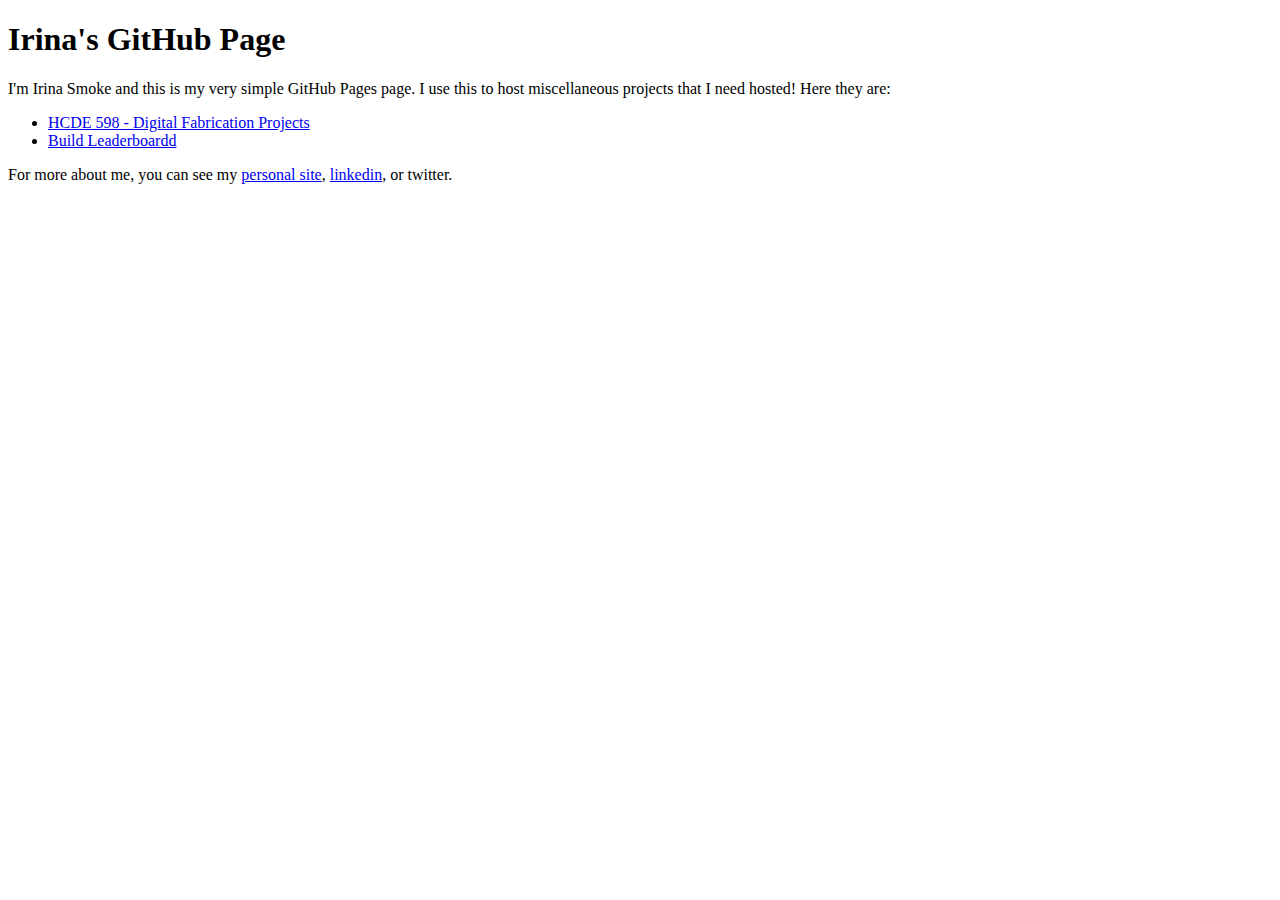
<file: index.html>
<!DOCTYPE html>
<head></head>
<body>
<h1> Irina's GitHub Page</h1>
<p>I'm Irina Smoke and this is my very simple GitHub Pages page. I use this to host miscellaneous projects that I need hosted! Here they are:</p>
<ul> 
    <li><a href="irinasmoke.github.io/hcde598">HCDE 598 - Digital Fabrication Projects</a></li>
    <li><a href="irinasmoke.github.io/build2019-leaderboard">Build Leaderboardd</a></li>
</ul>



<p>For more about me, you can see my <a href="www.irinasmoke.com">personal site</a>, <a href="https://www.linkedin.com/in/irinasmoke/">linkedin</a>, or <a href="https://twitter.com/irina_smoke"></a>twitter.</p>
</body>
</html>
</file>
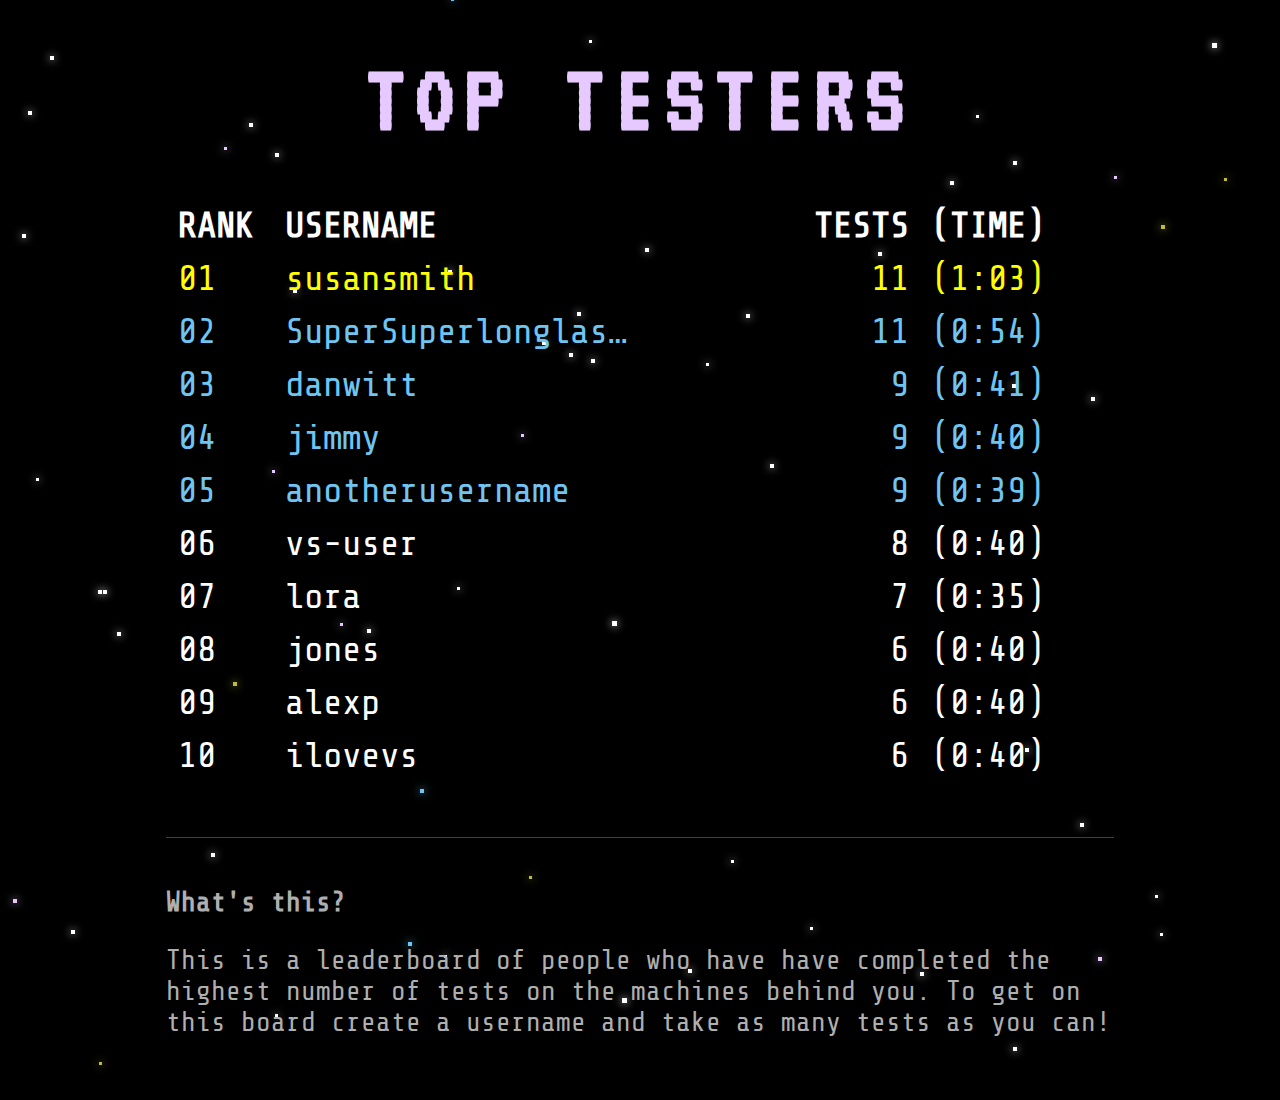
<file: build2019-leaderboard/index.html>
<!DOCTYPE html>
<html lang="en" >

<head>
  <meta charset="UTF-8">
  <title>Top Testers</title>
  <link href="css/style.css" media="screen" rel="stylesheet" type="text/css" />
</head>

<body>

  <div id="board">
  <h1>Top Testers</h1> 
  <table class="users">
  <thead>
    <tr>
      <th class="col-1">Rank</th>
      <th class="col-2">Username</th>
      <th class="col-3">Tests</th>
      <th class="col-4">(Time)</th>
    </tr>
  </thead>
  <tbody>
    <tr>
      <td>01</td>
      <td>susansmith</td>
      <td>11</td>
      <td>(1:03)</td>
    </tr>
    <tr>
      <td>02</td>
      <td>SuperSuperlonglastnamesmith</td>
      <td>11</td>
      <td>(0:54)</td>
    </tr>
    <tr>
      <td>03</td>
      <td>danwitt</td>
      <td>9</td>
      <td>(0:41)</td>
    </tr>
    <tr>
      <td>04</td>
      <td>jimmy</td>
      <td>9</td>
      <td>(0:40)</td>
    </tr>
    <tr>
      <td>05</td>
      <td>anotherusername</td>
      <td>9</td>
      <td>(0:39)</td>
    </tr>
    <tr>
      <td>06</td>
      <td>vs-user</td>
      <td>8</td>
      <td>(0:40)</td>
    </tr>
  </tr>
  <tr>
    <td>07</td>
    <td>lora</td>
    <td>7</td>
    <td>(0:35)</td>
  </tr>
  <tr>
    <td>08</td>
    <td>jones</td>
    <td>6</td>
    <td>(0:40)</td>
  </tr>
  <tr>
    <td>09</td>
    <td>alexp</td>
    <td>6</td>
    <td>(0:40)</td>
  </tr>
  <tr>
      <td>10</td>
      <td>ilovevs</td>
      <td>6</td>
      <td>(0:40)</td>
    </tr>
  </tbody>
</table>
</div>
<div id="about">
  <h2>What's this?</h2>
  <p>This is a leaderboard of people who have have completed the highest number of tests on the machines behind you. To get on this board create a username and take as many tests as you can!</p>
</div>



<div id=star-field>
</div>
  
  

    <script  src="js/index.js"></script>




</body>

</html>
</file>
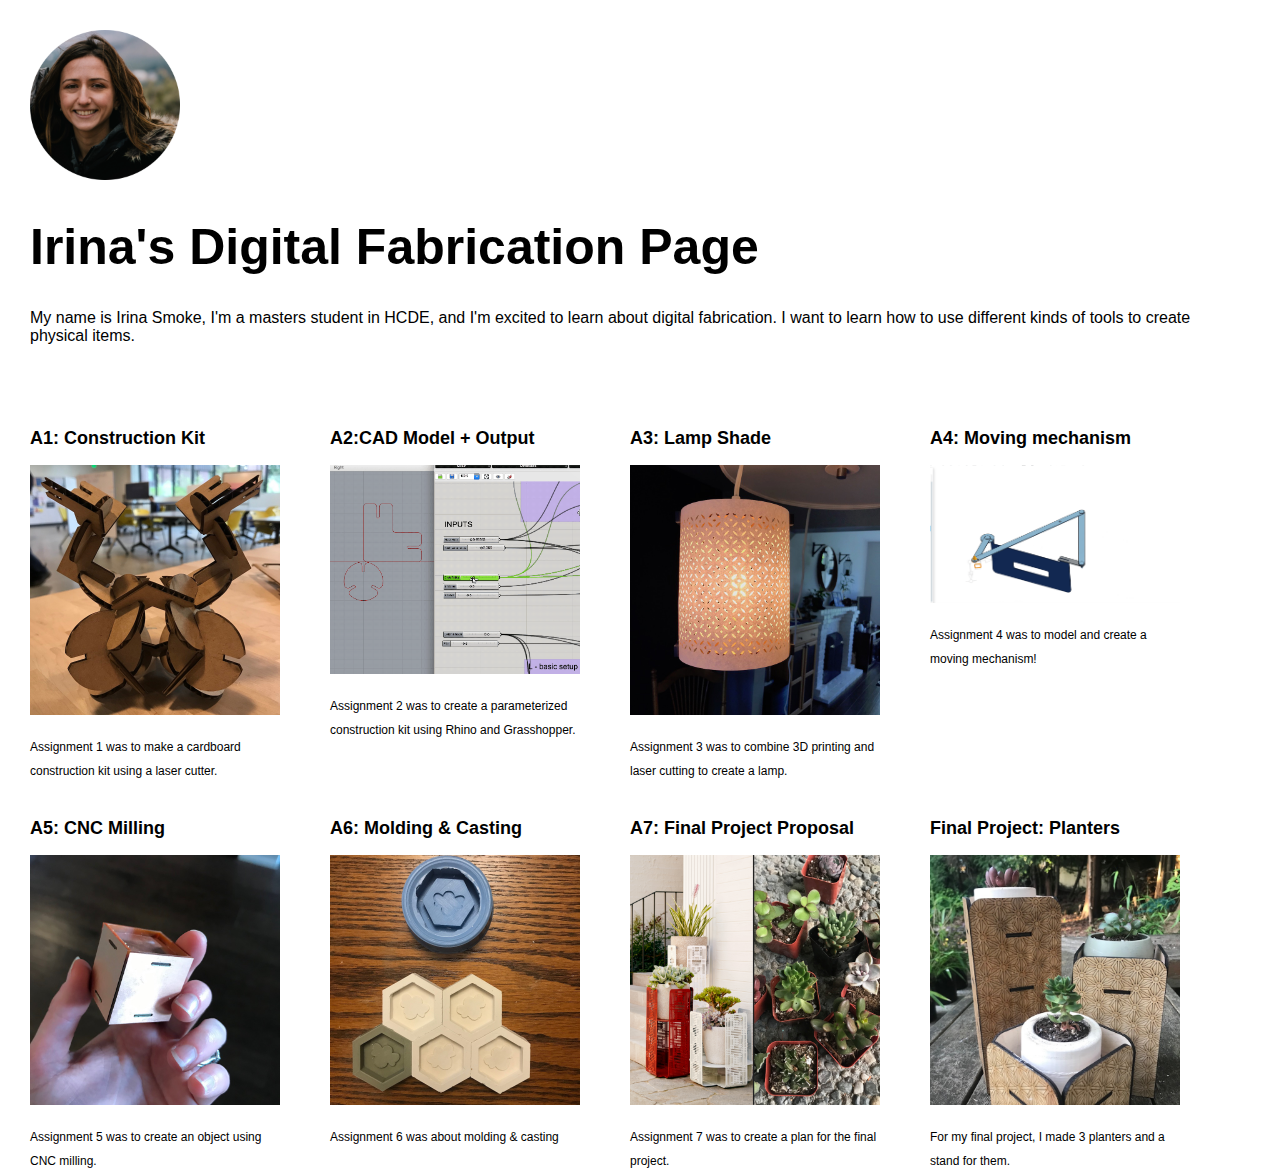
<file: hcde598/index.html>
<!DOCTYPE html> 
<html> 
    <head> 
        <meta charset="utf-8"> 
        <meta name="viewport" content="width=device-width, maximum-scale=1.0" />

        <title>Irina's Digital Fabrication Page</title>
        <link href="style.css" media="screen" rel="stylesheet" type="text/css" />

    </head> 
    <body> 

        <div class="header">
        	<img src="images/Profile picture.png" width=150</a>
            <h1>Irina's Digital Fabrication Page</h1>
            <p>
            
            </p>
            <p>
           My name is Irina Smoke, I'm a masters student in HCDE, and I'm excited to learn about digital fabrication. I want to learn how to use different kinds of tools to create physical items.
            </p>
        </div>
        <div class="assignments">
            <div class="assignment">
              <a href="assignment1.html"><h2>A1: Construction Kit</h2>
                  <img src="images/assignment1/IMG_14 - final.jpg" width=250 height=250></a>
                <p>
		Assignment 1 was to make a cardboard construction kit using a laser cutter.
                </p>
            </div>

            <div class="assignment">
              <a href="assignment2.html"><h2>A2:CAD Model + Output</h2>
                  <img src="images/assignment2/grasshopper-adjust sizes.gif" width=250></a>
                <p>
		Assignment 2 was to create a parameterized construction kit using Rhino and Grasshopper. 
                </p>
            </div>
            <div class="assignment">
                <a href="assignment3.html"><h2>A3: Lamp Shade </h2>
                    <img src="images/assignment3/lamp-final.jpg" width=250 alt="Lamp shade">
                  <p>
          Assignment 3 was to combine 3D printing and laser cutting to create a lamp.
                  </p>
        </div>

        <div class="assignment">
            <a href="assignment4.html"><h2>A4: Moving mechanism </h2>
             <img src="images/assignment4/final design.gif" width=250 alt="OnShape mechanism">
             <p>
            Assignment 4 was to model and create a moving mechanism!
            </p>
        </div>

        <div class="assignment">
                    <a href="assignment5.html"><h2>A5: CNC Milling </h2>
                     <img src="images/assignment5/final box in hand.jpg" width=250 alt="OnShape mechanism">
                     <p>
                    Assignment 5 was to create an object using CNC milling.
                    </p>
        </div>

        <div class="assignment">
                <a href="assignment6.html"><h2>A6: Molding & Casting </h2>
                 <img src="images/assignment6/final.jpg" width=250 >
                 <p>
                Assignment 6 was about molding & casting
                </p>
        </div>

        <div class="assignment">
            <a href="assignment7.html"><h2>A7: Final Project Proposal </h2>
             <img src="images/assignment7/proposal.png" width=250 >
             <p>
            Assignment 7 was to create a plan for the final project.
            </p>
        </div>

    <div class="assignment">
        <a href="assignment8.html"><h2>Final Project: Planters</h2>
         <img src="images/assignment8/final1.jpg" width=250 >
         <p>
        For my final project, I made 3 planters and a stand for them. 
        </p>
    </div>



	</div>
    </body>
</html>
</file>
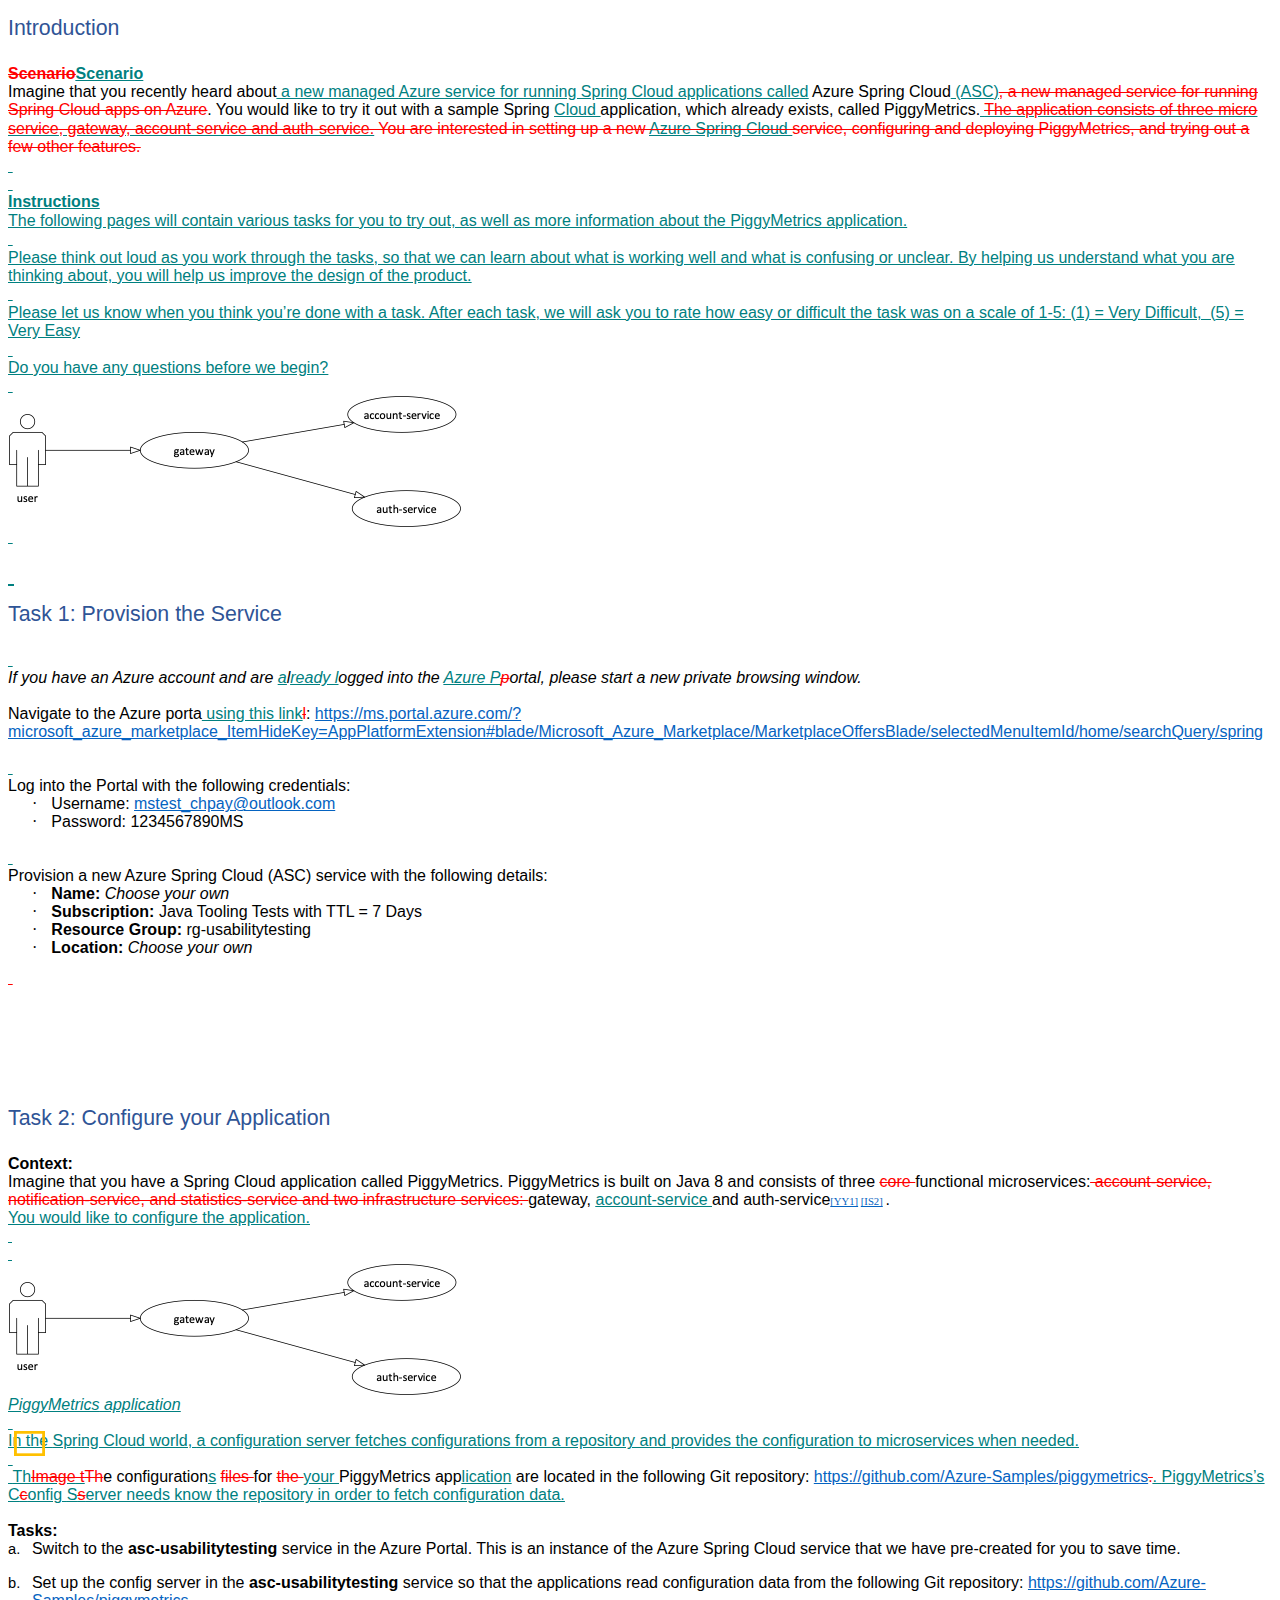
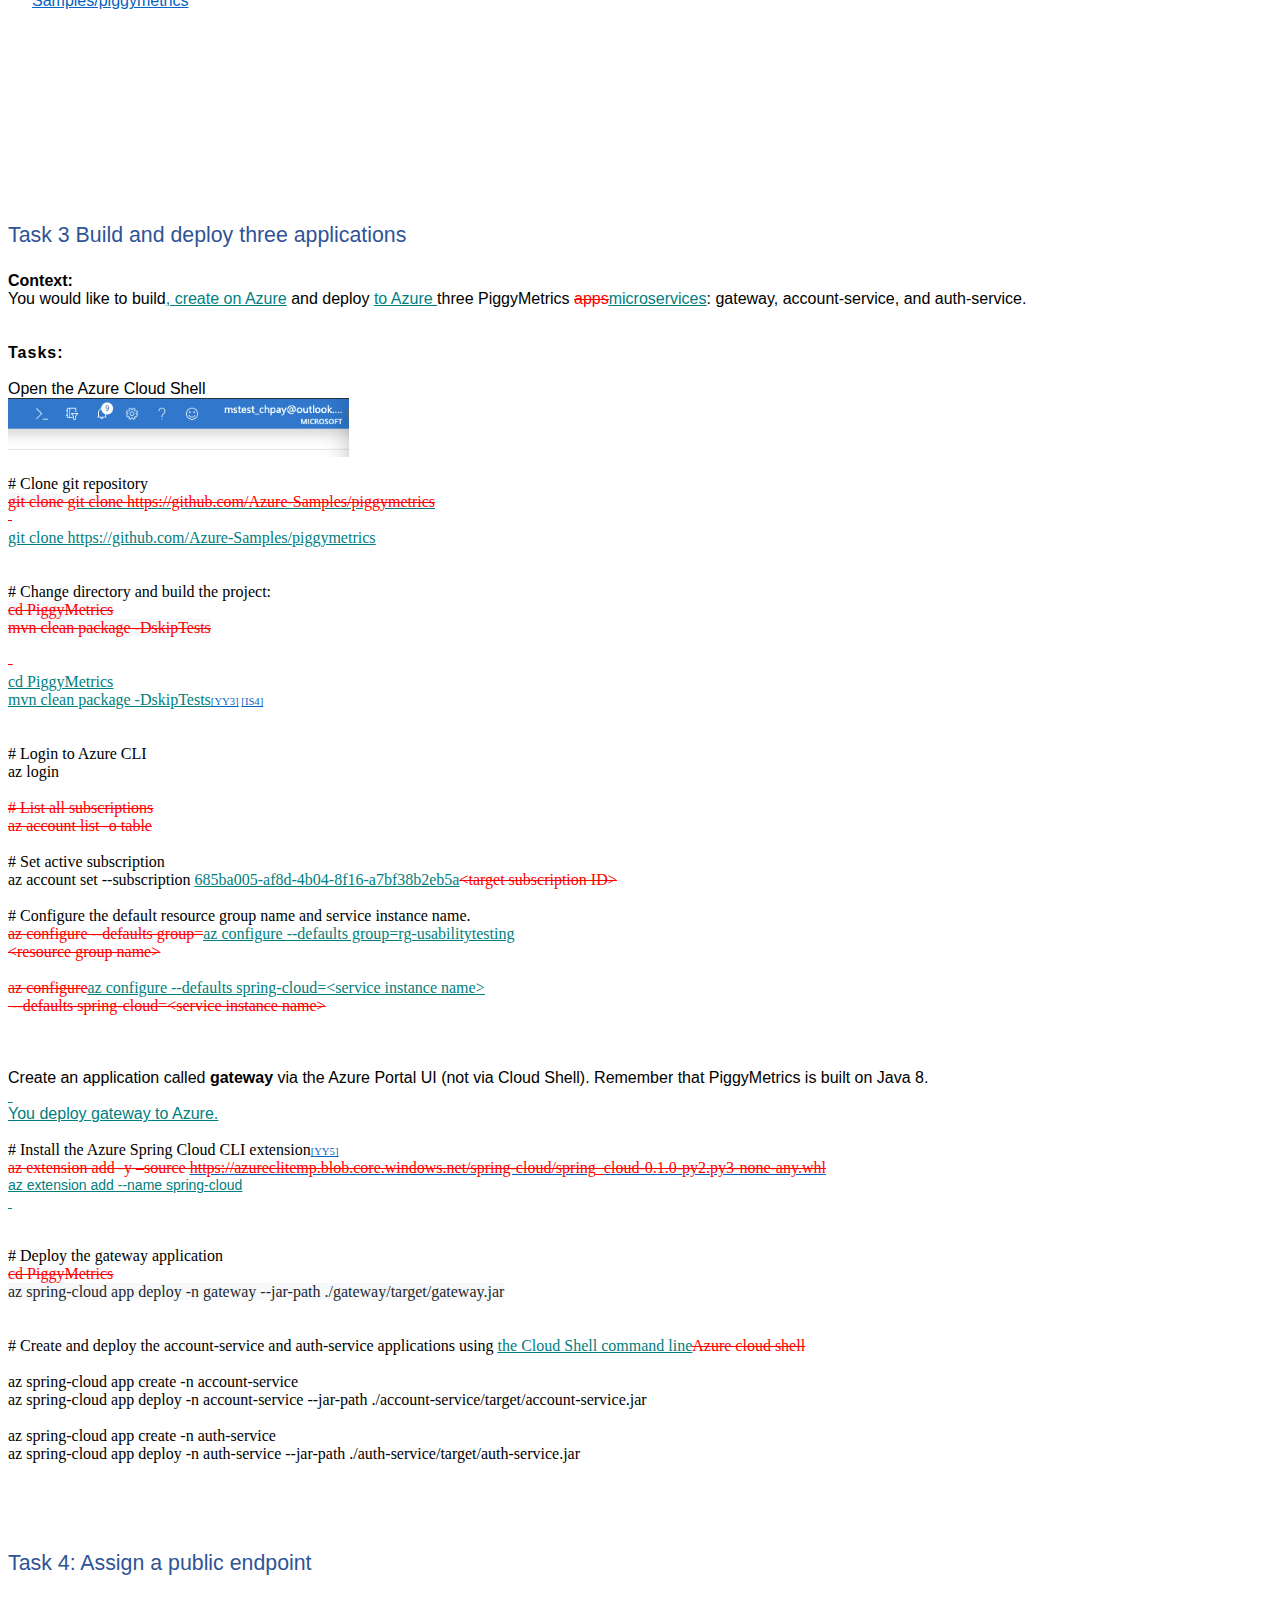
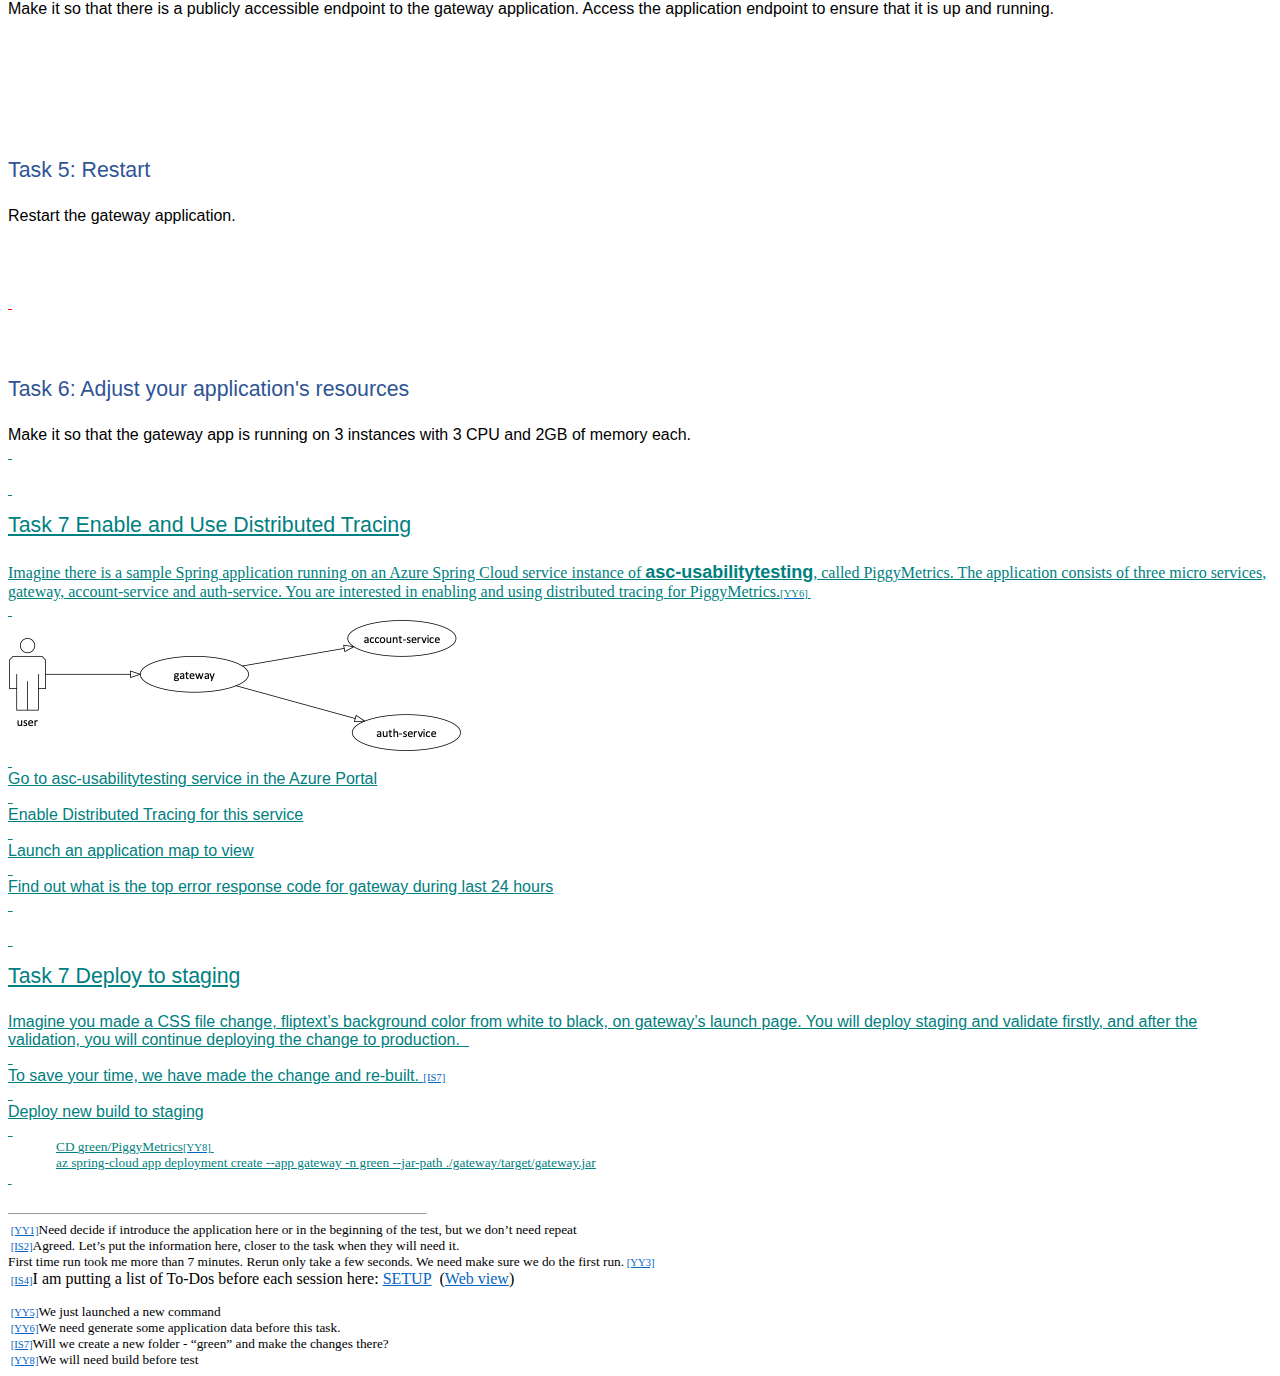
<file: ASC/ASC Usability Tasks.html>
<html xmlns:v="urn:schemas-microsoft-com:vml"
xmlns:o="urn:schemas-microsoft-com:office:office"
xmlns:w="urn:schemas-microsoft-com:office:word"
xmlns:dt="uuid:C2F41010-65B3-11d1-A29F-00AA00C14882"
xmlns:m="http://schemas.microsoft.com/office/2004/12/omml"
xmlns="http://www.w3.org/TR/REC-html40">

<head>
<meta http-equiv=Content-Type content="text/html; charset=utf-8">
<meta name=ProgId content=Word.Document>
<meta name=Generator content="Microsoft Word 15">
<meta name=Originator content="Microsoft Word 15">
<link rel=File-List href="ASC%20Usability%20Tasks.fld/filelist.xml">
<link rel=Edit-Time-Data href="ASC%20Usability%20Tasks.fld/editdata.mso">
<link rel=OLE-Object-Data href="ASC%20Usability%20Tasks.fld/oledata.mso">
<!--[if !mso]>
<style>
v\:* {behavior:url(#default#VML);}
o\:* {behavior:url(#default#VML);}
w\:* {behavior:url(#default#VML);}
.shape {behavior:url(#default#VML);}
</style>
<![endif]--><!--[if gte mso 9]><xml>
 <o:DocumentProperties>
  <o:Author>Irina Smoke</o:Author>
  <o:LastAuthor>Irina Smoke</o:LastAuthor>
  <o:Revision>2</o:Revision>
  <o:TotalTime>0</o:TotalTime>
  <o:LastPrinted>2019-10-30T01:05:00Z</o:LastPrinted>
  <o:Created>2019-11-01T21:11:00Z</o:Created>
  <o:LastSaved>2019-11-01T21:11:00Z</o:LastSaved>
  <o:Pages>11</o:Pages>
  <o:Words>1047</o:Words>
  <o:Characters>5973</o:Characters>
  <o:Lines>49</o:Lines>
  <o:Paragraphs>14</o:Paragraphs>
  <o:CharactersWithSpaces>7006</o:CharactersWithSpaces>
  <o:Version>16.00</o:Version>
 </o:DocumentProperties>
 <o:CustomDocumentProperties>
  <o:ContentTypeId dt:dt="string">0x0101009B51170974A38E4E9E51BB731ADC202D</o:ContentTypeId>
 </o:CustomDocumentProperties>
 <o:OfficeDocumentSettings>
  <o:AllowPNG/>
 </o:OfficeDocumentSettings>
</xml><![endif]-->
<link rel=dataStoreItem href="ASC%20Usability%20Tasks.fld/item0001.xml"
target="ASC%20Usability%20Tasks.fld/props002.xml">
<link rel=dataStoreItem href="ASC%20Usability%20Tasks.fld/item0003.xml"
target="ASC%20Usability%20Tasks.fld/props004.xml">
<link rel=dataStoreItem href="ASC%20Usability%20Tasks.fld/item0005.xml"
target="ASC%20Usability%20Tasks.fld/props006.xml">
<link rel=dataStoreItem href="ASC%20Usability%20Tasks.fld/item0007.xml"
target="ASC%20Usability%20Tasks.fld/props008.xml">
<link rel=themeData href="ASC%20Usability%20Tasks.fld/themedata.thmx">
<link rel=colorSchemeMapping
href="ASC%20Usability%20Tasks.fld/colorschememapping.xml">
<!--[if gte mso 9]><xml>
 <w:WordDocument>
  <w:SpellingState>Clean</w:SpellingState>
  <w:GrammarState>Clean</w:GrammarState>
  <w:TrackRevisions/>
  <w:TrackMoves>false</w:TrackMoves>
  <w:TrackFormatting/>
  <w:PunctuationKerning/>
  <w:ValidateAgainstSchemas/>
  <w:SaveIfXMLInvalid>false</w:SaveIfXMLInvalid>
  <w:IgnoreMixedContent>false</w:IgnoreMixedContent>
  <w:AlwaysShowPlaceholderText>false</w:AlwaysShowPlaceholderText>
  <w:DoNotPromoteQF/>
  <w:LidThemeOther>EN-US</w:LidThemeOther>
  <w:LidThemeAsian>ZH-CN</w:LidThemeAsian>
  <w:LidThemeComplexScript>AR-SA</w:LidThemeComplexScript>
  <w:Compatibility>
   <w:BreakWrappedTables/>
   <w:SnapToGridInCell/>
   <w:WrapTextWithPunct/>
   <w:UseAsianBreakRules/>
   <w:DontGrowAutofit/>
   <w:SplitPgBreakAndParaMark/>
   <w:EnableOpenTypeKerning/>
   <w:DontFlipMirrorIndents/>
   <w:OverrideTableStyleHps/>
   <w:UseFELayout/>
  </w:Compatibility>
  <m:mathPr>
   <m:mathFont m:val="Cambria Math"/>
   <m:brkBin m:val="before"/>
   <m:brkBinSub m:val="&#45;-"/>
   <m:smallFrac m:val="off"/>
   <m:dispDef/>
   <m:lMargin m:val="0"/>
   <m:rMargin m:val="0"/>
   <m:defJc m:val="centerGroup"/>
   <m:wrapIndent m:val="1440"/>
   <m:intLim m:val="subSup"/>
   <m:naryLim m:val="undOvr"/>
  </m:mathPr></w:WordDocument>
</xml><![endif]--><!--[if gte mso 9]><xml>
 <w:LatentStyles DefLockedState="false" DefUnhideWhenUsed="false"
  DefSemiHidden="false" DefQFormat="false" DefPriority="99"
  LatentStyleCount="376">
  <w:LsdException Locked="false" Priority="0" QFormat="true" Name="Normal"/>
  <w:LsdException Locked="false" Priority="9" QFormat="true" Name="heading 1"/>
  <w:LsdException Locked="false" Priority="9" SemiHidden="true"
   UnhideWhenUsed="true" QFormat="true" Name="heading 2"/>
  <w:LsdException Locked="false" Priority="9" SemiHidden="true"
   UnhideWhenUsed="true" QFormat="true" Name="heading 3"/>
  <w:LsdException Locked="false" Priority="9" SemiHidden="true"
   UnhideWhenUsed="true" QFormat="true" Name="heading 4"/>
  <w:LsdException Locked="false" Priority="9" SemiHidden="true"
   UnhideWhenUsed="true" QFormat="true" Name="heading 5"/>
  <w:LsdException Locked="false" Priority="9" SemiHidden="true"
   UnhideWhenUsed="true" QFormat="true" Name="heading 6"/>
  <w:LsdException Locked="false" Priority="9" SemiHidden="true"
   UnhideWhenUsed="true" QFormat="true" Name="heading 7"/>
  <w:LsdException Locked="false" Priority="9" SemiHidden="true"
   UnhideWhenUsed="true" QFormat="true" Name="heading 8"/>
  <w:LsdException Locked="false" Priority="9" SemiHidden="true"
   UnhideWhenUsed="true" QFormat="true" Name="heading 9"/>
  <w:LsdException Locked="false" SemiHidden="true" UnhideWhenUsed="true"
   Name="index 1"/>
  <w:LsdException Locked="false" SemiHidden="true" UnhideWhenUsed="true"
   Name="index 2"/>
  <w:LsdException Locked="false" SemiHidden="true" UnhideWhenUsed="true"
   Name="index 3"/>
  <w:LsdException Locked="false" SemiHidden="true" UnhideWhenUsed="true"
   Name="index 4"/>
  <w:LsdException Locked="false" SemiHidden="true" UnhideWhenUsed="true"
   Name="index 5"/>
  <w:LsdException Locked="false" SemiHidden="true" UnhideWhenUsed="true"
   Name="index 6"/>
  <w:LsdException Locked="false" SemiHidden="true" UnhideWhenUsed="true"
   Name="index 7"/>
  <w:LsdException Locked="false" SemiHidden="true" UnhideWhenUsed="true"
   Name="index 8"/>
  <w:LsdException Locked="false" SemiHidden="true" UnhideWhenUsed="true"
   Name="index 9"/>
  <w:LsdException Locked="false" Priority="39" SemiHidden="true"
   UnhideWhenUsed="true" Name="toc 1"/>
  <w:LsdException Locked="false" Priority="39" SemiHidden="true"
   UnhideWhenUsed="true" Name="toc 2"/>
  <w:LsdException Locked="false" Priority="39" SemiHidden="true"
   UnhideWhenUsed="true" Name="toc 3"/>
  <w:LsdException Locked="false" Priority="39" SemiHidden="true"
   UnhideWhenUsed="true" Name="toc 4"/>
  <w:LsdException Locked="false" Priority="39" SemiHidden="true"
   UnhideWhenUsed="true" Name="toc 5"/>
  <w:LsdException Locked="false" Priority="39" SemiHidden="true"
   UnhideWhenUsed="true" Name="toc 6"/>
  <w:LsdException Locked="false" Priority="39" SemiHidden="true"
   UnhideWhenUsed="true" Name="toc 7"/>
  <w:LsdException Locked="false" Priority="39" SemiHidden="true"
   UnhideWhenUsed="true" Name="toc 8"/>
  <w:LsdException Locked="false" Priority="39" SemiHidden="true"
   UnhideWhenUsed="true" Name="toc 9"/>
  <w:LsdException Locked="false" SemiHidden="true" UnhideWhenUsed="true"
   Name="Normal Indent"/>
  <w:LsdException Locked="false" SemiHidden="true" UnhideWhenUsed="true"
   Name="footnote text"/>
  <w:LsdException Locked="false" SemiHidden="true" UnhideWhenUsed="true"
   Name="annotation text"/>
  <w:LsdException Locked="false" SemiHidden="true" UnhideWhenUsed="true"
   Name="header"/>
  <w:LsdException Locked="false" SemiHidden="true" UnhideWhenUsed="true"
   Name="footer"/>
  <w:LsdException Locked="false" SemiHidden="true" UnhideWhenUsed="true"
   Name="index heading"/>
  <w:LsdException Locked="false" Priority="35" SemiHidden="true"
   UnhideWhenUsed="true" QFormat="true" Name="caption"/>
  <w:LsdException Locked="false" SemiHidden="true" UnhideWhenUsed="true"
   Name="table of figures"/>
  <w:LsdException Locked="false" SemiHidden="true" UnhideWhenUsed="true"
   Name="envelope address"/>
  <w:LsdException Locked="false" SemiHidden="true" UnhideWhenUsed="true"
   Name="envelope return"/>
  <w:LsdException Locked="false" SemiHidden="true" UnhideWhenUsed="true"
   Name="footnote reference"/>
  <w:LsdException Locked="false" SemiHidden="true" UnhideWhenUsed="true"
   Name="annotation reference"/>
  <w:LsdException Locked="false" SemiHidden="true" UnhideWhenUsed="true"
   Name="line number"/>
  <w:LsdException Locked="false" SemiHidden="true" UnhideWhenUsed="true"
   Name="page number"/>
  <w:LsdException Locked="false" SemiHidden="true" UnhideWhenUsed="true"
   Name="endnote reference"/>
  <w:LsdException Locked="false" SemiHidden="true" UnhideWhenUsed="true"
   Name="endnote text"/>
  <w:LsdException Locked="false" SemiHidden="true" UnhideWhenUsed="true"
   Name="table of authorities"/>
  <w:LsdException Locked="false" SemiHidden="true" UnhideWhenUsed="true"
   Name="macro"/>
  <w:LsdException Locked="false" SemiHidden="true" UnhideWhenUsed="true"
   Name="toa heading"/>
  <w:LsdException Locked="false" SemiHidden="true" UnhideWhenUsed="true"
   Name="List"/>
  <w:LsdException Locked="false" SemiHidden="true" UnhideWhenUsed="true"
   Name="List Bullet"/>
  <w:LsdException Locked="false" SemiHidden="true" UnhideWhenUsed="true"
   Name="List Number"/>
  <w:LsdException Locked="false" SemiHidden="true" UnhideWhenUsed="true"
   Name="List 2"/>
  <w:LsdException Locked="false" SemiHidden="true" UnhideWhenUsed="true"
   Name="List 3"/>
  <w:LsdException Locked="false" SemiHidden="true" UnhideWhenUsed="true"
   Name="List 4"/>
  <w:LsdException Locked="false" SemiHidden="true" UnhideWhenUsed="true"
   Name="List 5"/>
  <w:LsdException Locked="false" SemiHidden="true" UnhideWhenUsed="true"
   Name="List Bullet 2"/>
  <w:LsdException Locked="false" SemiHidden="true" UnhideWhenUsed="true"
   Name="List Bullet 3"/>
  <w:LsdException Locked="false" SemiHidden="true" UnhideWhenUsed="true"
   Name="List Bullet 4"/>
  <w:LsdException Locked="false" SemiHidden="true" UnhideWhenUsed="true"
   Name="List Bullet 5"/>
  <w:LsdException Locked="false" SemiHidden="true" UnhideWhenUsed="true"
   Name="List Number 2"/>
  <w:LsdException Locked="false" SemiHidden="true" UnhideWhenUsed="true"
   Name="List Number 3"/>
  <w:LsdException Locked="false" SemiHidden="true" UnhideWhenUsed="true"
   Name="List Number 4"/>
  <w:LsdException Locked="false" SemiHidden="true" UnhideWhenUsed="true"
   Name="List Number 5"/>
  <w:LsdException Locked="false" Priority="10" QFormat="true" Name="Title"/>
  <w:LsdException Locked="false" SemiHidden="true" UnhideWhenUsed="true"
   Name="Closing"/>
  <w:LsdException Locked="false" SemiHidden="true" UnhideWhenUsed="true"
   Name="Signature"/>
  <w:LsdException Locked="false" Priority="1" SemiHidden="true"
   UnhideWhenUsed="true" Name="Default Paragraph Font"/>
  <w:LsdException Locked="false" SemiHidden="true" UnhideWhenUsed="true"
   Name="Body Text"/>
  <w:LsdException Locked="false" SemiHidden="true" UnhideWhenUsed="true"
   Name="Body Text Indent"/>
  <w:LsdException Locked="false" SemiHidden="true" UnhideWhenUsed="true"
   Name="List Continue"/>
  <w:LsdException Locked="false" SemiHidden="true" UnhideWhenUsed="true"
   Name="List Continue 2"/>
  <w:LsdException Locked="false" SemiHidden="true" UnhideWhenUsed="true"
   Name="List Continue 3"/>
  <w:LsdException Locked="false" SemiHidden="true" UnhideWhenUsed="true"
   Name="List Continue 4"/>
  <w:LsdException Locked="false" SemiHidden="true" UnhideWhenUsed="true"
   Name="List Continue 5"/>
  <w:LsdException Locked="false" SemiHidden="true" UnhideWhenUsed="true"
   Name="Message Header"/>
  <w:LsdException Locked="false" Priority="11" QFormat="true" Name="Subtitle"/>
  <w:LsdException Locked="false" SemiHidden="true" UnhideWhenUsed="true"
   Name="Salutation"/>
  <w:LsdException Locked="false" SemiHidden="true" UnhideWhenUsed="true"
   Name="Date"/>
  <w:LsdException Locked="false" SemiHidden="true" UnhideWhenUsed="true"
   Name="Body Text First Indent"/>
  <w:LsdException Locked="false" SemiHidden="true" UnhideWhenUsed="true"
   Name="Body Text First Indent 2"/>
  <w:LsdException Locked="false" SemiHidden="true" UnhideWhenUsed="true"
   Name="Note Heading"/>
  <w:LsdException Locked="false" SemiHidden="true" UnhideWhenUsed="true"
   Name="Body Text 2"/>
  <w:LsdException Locked="false" SemiHidden="true" UnhideWhenUsed="true"
   Name="Body Text 3"/>
  <w:LsdException Locked="false" SemiHidden="true" UnhideWhenUsed="true"
   Name="Body Text Indent 2"/>
  <w:LsdException Locked="false" SemiHidden="true" UnhideWhenUsed="true"
   Name="Body Text Indent 3"/>
  <w:LsdException Locked="false" SemiHidden="true" UnhideWhenUsed="true"
   Name="Block Text"/>
  <w:LsdException Locked="false" SemiHidden="true" UnhideWhenUsed="true"
   Name="Hyperlink"/>
  <w:LsdException Locked="false" SemiHidden="true" UnhideWhenUsed="true"
   Name="FollowedHyperlink"/>
  <w:LsdException Locked="false" Priority="22" QFormat="true" Name="Strong"/>
  <w:LsdException Locked="false" Priority="20" QFormat="true" Name="Emphasis"/>
  <w:LsdException Locked="false" SemiHidden="true" UnhideWhenUsed="true"
   Name="Document Map"/>
  <w:LsdException Locked="false" SemiHidden="true" UnhideWhenUsed="true"
   Name="Plain Text"/>
  <w:LsdException Locked="false" SemiHidden="true" UnhideWhenUsed="true"
   Name="E-mail Signature"/>
  <w:LsdException Locked="false" SemiHidden="true" UnhideWhenUsed="true"
   Name="HTML Top of Form"/>
  <w:LsdException Locked="false" SemiHidden="true" UnhideWhenUsed="true"
   Name="HTML Bottom of Form"/>
  <w:LsdException Locked="false" SemiHidden="true" UnhideWhenUsed="true"
   Name="Normal (Web)"/>
  <w:LsdException Locked="false" SemiHidden="true" UnhideWhenUsed="true"
   Name="HTML Acronym"/>
  <w:LsdException Locked="false" SemiHidden="true" UnhideWhenUsed="true"
   Name="HTML Address"/>
  <w:LsdException Locked="false" SemiHidden="true" UnhideWhenUsed="true"
   Name="HTML Cite"/>
  <w:LsdException Locked="false" SemiHidden="true" UnhideWhenUsed="true"
   Name="HTML Code"/>
  <w:LsdException Locked="false" SemiHidden="true" UnhideWhenUsed="true"
   Name="HTML Definition"/>
  <w:LsdException Locked="false" SemiHidden="true" UnhideWhenUsed="true"
   Name="HTML Keyboard"/>
  <w:LsdException Locked="false" SemiHidden="true" UnhideWhenUsed="true"
   Name="HTML Preformatted"/>
  <w:LsdException Locked="false" SemiHidden="true" UnhideWhenUsed="true"
   Name="HTML Sample"/>
  <w:LsdException Locked="false" SemiHidden="true" UnhideWhenUsed="true"
   Name="HTML Typewriter"/>
  <w:LsdException Locked="false" SemiHidden="true" UnhideWhenUsed="true"
   Name="HTML Variable"/>
  <w:LsdException Locked="false" SemiHidden="true" UnhideWhenUsed="true"
   Name="Normal Table"/>
  <w:LsdException Locked="false" SemiHidden="true" UnhideWhenUsed="true"
   Name="annotation subject"/>
  <w:LsdException Locked="false" SemiHidden="true" UnhideWhenUsed="true"
   Name="No List"/>
  <w:LsdException Locked="false" SemiHidden="true" UnhideWhenUsed="true"
   Name="Outline List 1"/>
  <w:LsdException Locked="false" SemiHidden="true" UnhideWhenUsed="true"
   Name="Outline List 2"/>
  <w:LsdException Locked="false" SemiHidden="true" UnhideWhenUsed="true"
   Name="Outline List 3"/>
  <w:LsdException Locked="false" SemiHidden="true" UnhideWhenUsed="true"
   Name="Table Simple 1"/>
  <w:LsdException Locked="false" SemiHidden="true" UnhideWhenUsed="true"
   Name="Table Simple 2"/>
  <w:LsdException Locked="false" SemiHidden="true" UnhideWhenUsed="true"
   Name="Table Simple 3"/>
  <w:LsdException Locked="false" SemiHidden="true" UnhideWhenUsed="true"
   Name="Table Classic 1"/>
  <w:LsdException Locked="false" SemiHidden="true" UnhideWhenUsed="true"
   Name="Table Classic 2"/>
  <w:LsdException Locked="false" SemiHidden="true" UnhideWhenUsed="true"
   Name="Table Classic 3"/>
  <w:LsdException Locked="false" SemiHidden="true" UnhideWhenUsed="true"
   Name="Table Classic 4"/>
  <w:LsdException Locked="false" SemiHidden="true" UnhideWhenUsed="true"
   Name="Table Colorful 1"/>
  <w:LsdException Locked="false" SemiHidden="true" UnhideWhenUsed="true"
   Name="Table Colorful 2"/>
  <w:LsdException Locked="false" SemiHidden="true" UnhideWhenUsed="true"
   Name="Table Colorful 3"/>
  <w:LsdException Locked="false" SemiHidden="true" UnhideWhenUsed="true"
   Name="Table Columns 1"/>
  <w:LsdException Locked="false" SemiHidden="true" UnhideWhenUsed="true"
   Name="Table Columns 2"/>
  <w:LsdException Locked="false" SemiHidden="true" UnhideWhenUsed="true"
   Name="Table Columns 3"/>
  <w:LsdException Locked="false" SemiHidden="true" UnhideWhenUsed="true"
   Name="Table Columns 4"/>
  <w:LsdException Locked="false" SemiHidden="true" UnhideWhenUsed="true"
   Name="Table Columns 5"/>
  <w:LsdException Locked="false" SemiHidden="true" UnhideWhenUsed="true"
   Name="Table Grid 1"/>
  <w:LsdException Locked="false" SemiHidden="true" UnhideWhenUsed="true"
   Name="Table Grid 2"/>
  <w:LsdException Locked="false" SemiHidden="true" UnhideWhenUsed="true"
   Name="Table Grid 3"/>
  <w:LsdException Locked="false" SemiHidden="true" UnhideWhenUsed="true"
   Name="Table Grid 4"/>
  <w:LsdException Locked="false" SemiHidden="true" UnhideWhenUsed="true"
   Name="Table Grid 5"/>
  <w:LsdException Locked="false" SemiHidden="true" UnhideWhenUsed="true"
   Name="Table Grid 6"/>
  <w:LsdException Locked="false" SemiHidden="true" UnhideWhenUsed="true"
   Name="Table Grid 7"/>
  <w:LsdException Locked="false" SemiHidden="true" UnhideWhenUsed="true"
   Name="Table Grid 8"/>
  <w:LsdException Locked="false" SemiHidden="true" UnhideWhenUsed="true"
   Name="Table List 1"/>
  <w:LsdException Locked="false" SemiHidden="true" UnhideWhenUsed="true"
   Name="Table List 2"/>
  <w:LsdException Locked="false" SemiHidden="true" UnhideWhenUsed="true"
   Name="Table List 3"/>
  <w:LsdException Locked="false" SemiHidden="true" UnhideWhenUsed="true"
   Name="Table List 4"/>
  <w:LsdException Locked="false" SemiHidden="true" UnhideWhenUsed="true"
   Name="Table List 5"/>
  <w:LsdException Locked="false" SemiHidden="true" UnhideWhenUsed="true"
   Name="Table List 6"/>
  <w:LsdException Locked="false" SemiHidden="true" UnhideWhenUsed="true"
   Name="Table List 7"/>
  <w:LsdException Locked="false" SemiHidden="true" UnhideWhenUsed="true"
   Name="Table List 8"/>
  <w:LsdException Locked="false" SemiHidden="true" UnhideWhenUsed="true"
   Name="Table 3D effects 1"/>
  <w:LsdException Locked="false" SemiHidden="true" UnhideWhenUsed="true"
   Name="Table 3D effects 2"/>
  <w:LsdException Locked="false" SemiHidden="true" UnhideWhenUsed="true"
   Name="Table 3D effects 3"/>
  <w:LsdException Locked="false" SemiHidden="true" UnhideWhenUsed="true"
   Name="Table Contemporary"/>
  <w:LsdException Locked="false" SemiHidden="true" UnhideWhenUsed="true"
   Name="Table Elegant"/>
  <w:LsdException Locked="false" SemiHidden="true" UnhideWhenUsed="true"
   Name="Table Professional"/>
  <w:LsdException Locked="false" SemiHidden="true" UnhideWhenUsed="true"
   Name="Table Subtle 1"/>
  <w:LsdException Locked="false" SemiHidden="true" UnhideWhenUsed="true"
   Name="Table Subtle 2"/>
  <w:LsdException Locked="false" SemiHidden="true" UnhideWhenUsed="true"
   Name="Table Web 1"/>
  <w:LsdException Locked="false" SemiHidden="true" UnhideWhenUsed="true"
   Name="Table Web 2"/>
  <w:LsdException Locked="false" SemiHidden="true" UnhideWhenUsed="true"
   Name="Table Web 3"/>
  <w:LsdException Locked="false" SemiHidden="true" UnhideWhenUsed="true"
   Name="Balloon Text"/>
  <w:LsdException Locked="false" Priority="39" Name="Table Grid"/>
  <w:LsdException Locked="false" SemiHidden="true" UnhideWhenUsed="true"
   Name="Table Theme"/>
  <w:LsdException Locked="false" SemiHidden="true" Name="Placeholder Text"/>
  <w:LsdException Locked="false" Priority="1" QFormat="true" Name="No Spacing"/>
  <w:LsdException Locked="false" Priority="60" Name="Light Shading"/>
  <w:LsdException Locked="false" Priority="61" Name="Light List"/>
  <w:LsdException Locked="false" Priority="62" Name="Light Grid"/>
  <w:LsdException Locked="false" Priority="63" Name="Medium Shading 1"/>
  <w:LsdException Locked="false" Priority="64" Name="Medium Shading 2"/>
  <w:LsdException Locked="false" Priority="65" Name="Medium List 1"/>
  <w:LsdException Locked="false" Priority="66" Name="Medium List 2"/>
  <w:LsdException Locked="false" Priority="67" Name="Medium Grid 1"/>
  <w:LsdException Locked="false" Priority="68" Name="Medium Grid 2"/>
  <w:LsdException Locked="false" Priority="69" Name="Medium Grid 3"/>
  <w:LsdException Locked="false" Priority="70" Name="Dark List"/>
  <w:LsdException Locked="false" Priority="71" Name="Colorful Shading"/>
  <w:LsdException Locked="false" Priority="72" Name="Colorful List"/>
  <w:LsdException Locked="false" Priority="73" Name="Colorful Grid"/>
  <w:LsdException Locked="false" Priority="60" Name="Light Shading Accent 1"/>
  <w:LsdException Locked="false" Priority="61" Name="Light List Accent 1"/>
  <w:LsdException Locked="false" Priority="62" Name="Light Grid Accent 1"/>
  <w:LsdException Locked="false" Priority="63" Name="Medium Shading 1 Accent 1"/>
  <w:LsdException Locked="false" Priority="64" Name="Medium Shading 2 Accent 1"/>
  <w:LsdException Locked="false" Priority="65" Name="Medium List 1 Accent 1"/>
  <w:LsdException Locked="false" SemiHidden="true" Name="Revision"/>
  <w:LsdException Locked="false" Priority="34" QFormat="true"
   Name="List Paragraph"/>
  <w:LsdException Locked="false" Priority="29" QFormat="true" Name="Quote"/>
  <w:LsdException Locked="false" Priority="30" QFormat="true"
   Name="Intense Quote"/>
  <w:LsdException Locked="false" Priority="66" Name="Medium List 2 Accent 1"/>
  <w:LsdException Locked="false" Priority="67" Name="Medium Grid 1 Accent 1"/>
  <w:LsdException Locked="false" Priority="68" Name="Medium Grid 2 Accent 1"/>
  <w:LsdException Locked="false" Priority="69" Name="Medium Grid 3 Accent 1"/>
  <w:LsdException Locked="false" Priority="70" Name="Dark List Accent 1"/>
  <w:LsdException Locked="false" Priority="71" Name="Colorful Shading Accent 1"/>
  <w:LsdException Locked="false" Priority="72" Name="Colorful List Accent 1"/>
  <w:LsdException Locked="false" Priority="73" Name="Colorful Grid Accent 1"/>
  <w:LsdException Locked="false" Priority="60" Name="Light Shading Accent 2"/>
  <w:LsdException Locked="false" Priority="61" Name="Light List Accent 2"/>
  <w:LsdException Locked="false" Priority="62" Name="Light Grid Accent 2"/>
  <w:LsdException Locked="false" Priority="63" Name="Medium Shading 1 Accent 2"/>
  <w:LsdException Locked="false" Priority="64" Name="Medium Shading 2 Accent 2"/>
  <w:LsdException Locked="false" Priority="65" Name="Medium List 1 Accent 2"/>
  <w:LsdException Locked="false" Priority="66" Name="Medium List 2 Accent 2"/>
  <w:LsdException Locked="false" Priority="67" Name="Medium Grid 1 Accent 2"/>
  <w:LsdException Locked="false" Priority="68" Name="Medium Grid 2 Accent 2"/>
  <w:LsdException Locked="false" Priority="69" Name="Medium Grid 3 Accent 2"/>
  <w:LsdException Locked="false" Priority="70" Name="Dark List Accent 2"/>
  <w:LsdException Locked="false" Priority="71" Name="Colorful Shading Accent 2"/>
  <w:LsdException Locked="false" Priority="72" Name="Colorful List Accent 2"/>
  <w:LsdException Locked="false" Priority="73" Name="Colorful Grid Accent 2"/>
  <w:LsdException Locked="false" Priority="60" Name="Light Shading Accent 3"/>
  <w:LsdException Locked="false" Priority="61" Name="Light List Accent 3"/>
  <w:LsdException Locked="false" Priority="62" Name="Light Grid Accent 3"/>
  <w:LsdException Locked="false" Priority="63" Name="Medium Shading 1 Accent 3"/>
  <w:LsdException Locked="false" Priority="64" Name="Medium Shading 2 Accent 3"/>
  <w:LsdException Locked="false" Priority="65" Name="Medium List 1 Accent 3"/>
  <w:LsdException Locked="false" Priority="66" Name="Medium List 2 Accent 3"/>
  <w:LsdException Locked="false" Priority="67" Name="Medium Grid 1 Accent 3"/>
  <w:LsdException Locked="false" Priority="68" Name="Medium Grid 2 Accent 3"/>
  <w:LsdException Locked="false" Priority="69" Name="Medium Grid 3 Accent 3"/>
  <w:LsdException Locked="false" Priority="70" Name="Dark List Accent 3"/>
  <w:LsdException Locked="false" Priority="71" Name="Colorful Shading Accent 3"/>
  <w:LsdException Locked="false" Priority="72" Name="Colorful List Accent 3"/>
  <w:LsdException Locked="false" Priority="73" Name="Colorful Grid Accent 3"/>
  <w:LsdException Locked="false" Priority="60" Name="Light Shading Accent 4"/>
  <w:LsdException Locked="false" Priority="61" Name="Light List Accent 4"/>
  <w:LsdException Locked="false" Priority="62" Name="Light Grid Accent 4"/>
  <w:LsdException Locked="false" Priority="63" Name="Medium Shading 1 Accent 4"/>
  <w:LsdException Locked="false" Priority="64" Name="Medium Shading 2 Accent 4"/>
  <w:LsdException Locked="false" Priority="65" Name="Medium List 1 Accent 4"/>
  <w:LsdException Locked="false" Priority="66" Name="Medium List 2 Accent 4"/>
  <w:LsdException Locked="false" Priority="67" Name="Medium Grid 1 Accent 4"/>
  <w:LsdException Locked="false" Priority="68" Name="Medium Grid 2 Accent 4"/>
  <w:LsdException Locked="false" Priority="69" Name="Medium Grid 3 Accent 4"/>
  <w:LsdException Locked="false" Priority="70" Name="Dark List Accent 4"/>
  <w:LsdException Locked="false" Priority="71" Name="Colorful Shading Accent 4"/>
  <w:LsdException Locked="false" Priority="72" Name="Colorful List Accent 4"/>
  <w:LsdException Locked="false" Priority="73" Name="Colorful Grid Accent 4"/>
  <w:LsdException Locked="false" Priority="60" Name="Light Shading Accent 5"/>
  <w:LsdException Locked="false" Priority="61" Name="Light List Accent 5"/>
  <w:LsdException Locked="false" Priority="62" Name="Light Grid Accent 5"/>
  <w:LsdException Locked="false" Priority="63" Name="Medium Shading 1 Accent 5"/>
  <w:LsdException Locked="false" Priority="64" Name="Medium Shading 2 Accent 5"/>
  <w:LsdException Locked="false" Priority="65" Name="Medium List 1 Accent 5"/>
  <w:LsdException Locked="false" Priority="66" Name="Medium List 2 Accent 5"/>
  <w:LsdException Locked="false" Priority="67" Name="Medium Grid 1 Accent 5"/>
  <w:LsdException Locked="false" Priority="68" Name="Medium Grid 2 Accent 5"/>
  <w:LsdException Locked="false" Priority="69" Name="Medium Grid 3 Accent 5"/>
  <w:LsdException Locked="false" Priority="70" Name="Dark List Accent 5"/>
  <w:LsdException Locked="false" Priority="71" Name="Colorful Shading Accent 5"/>
  <w:LsdException Locked="false" Priority="72" Name="Colorful List Accent 5"/>
  <w:LsdException Locked="false" Priority="73" Name="Colorful Grid Accent 5"/>
  <w:LsdException Locked="false" Priority="60" Name="Light Shading Accent 6"/>
  <w:LsdException Locked="false" Priority="61" Name="Light List Accent 6"/>
  <w:LsdException Locked="false" Priority="62" Name="Light Grid Accent 6"/>
  <w:LsdException Locked="false" Priority="63" Name="Medium Shading 1 Accent 6"/>
  <w:LsdException Locked="false" Priority="64" Name="Medium Shading 2 Accent 6"/>
  <w:LsdException Locked="false" Priority="65" Name="Medium List 1 Accent 6"/>
  <w:LsdException Locked="false" Priority="66" Name="Medium List 2 Accent 6"/>
  <w:LsdException Locked="false" Priority="67" Name="Medium Grid 1 Accent 6"/>
  <w:LsdException Locked="false" Priority="68" Name="Medium Grid 2 Accent 6"/>
  <w:LsdException Locked="false" Priority="69" Name="Medium Grid 3 Accent 6"/>
  <w:LsdException Locked="false" Priority="70" Name="Dark List Accent 6"/>
  <w:LsdException Locked="false" Priority="71" Name="Colorful Shading Accent 6"/>
  <w:LsdException Locked="false" Priority="72" Name="Colorful List Accent 6"/>
  <w:LsdException Locked="false" Priority="73" Name="Colorful Grid Accent 6"/>
  <w:LsdException Locked="false" Priority="19" QFormat="true"
   Name="Subtle Emphasis"/>
  <w:LsdException Locked="false" Priority="21" QFormat="true"
   Name="Intense Emphasis"/>
  <w:LsdException Locked="false" Priority="31" QFormat="true"
   Name="Subtle Reference"/>
  <w:LsdException Locked="false" Priority="32" QFormat="true"
   Name="Intense Reference"/>
  <w:LsdException Locked="false" Priority="33" QFormat="true" Name="Book Title"/>
  <w:LsdException Locked="false" Priority="37" SemiHidden="true"
   UnhideWhenUsed="true" Name="Bibliography"/>
  <w:LsdException Locked="false" Priority="39" SemiHidden="true"
   UnhideWhenUsed="true" QFormat="true" Name="TOC Heading"/>
  <w:LsdException Locked="false" Priority="41" Name="Plain Table 1"/>
  <w:LsdException Locked="false" Priority="42" Name="Plain Table 2"/>
  <w:LsdException Locked="false" Priority="43" Name="Plain Table 3"/>
  <w:LsdException Locked="false" Priority="44" Name="Plain Table 4"/>
  <w:LsdException Locked="false" Priority="45" Name="Plain Table 5"/>
  <w:LsdException Locked="false" Priority="40" Name="Grid Table Light"/>
  <w:LsdException Locked="false" Priority="46" Name="Grid Table 1 Light"/>
  <w:LsdException Locked="false" Priority="47" Name="Grid Table 2"/>
  <w:LsdException Locked="false" Priority="48" Name="Grid Table 3"/>
  <w:LsdException Locked="false" Priority="49" Name="Grid Table 4"/>
  <w:LsdException Locked="false" Priority="50" Name="Grid Table 5 Dark"/>
  <w:LsdException Locked="false" Priority="51" Name="Grid Table 6 Colorful"/>
  <w:LsdException Locked="false" Priority="52" Name="Grid Table 7 Colorful"/>
  <w:LsdException Locked="false" Priority="46"
   Name="Grid Table 1 Light Accent 1"/>
  <w:LsdException Locked="false" Priority="47" Name="Grid Table 2 Accent 1"/>
  <w:LsdException Locked="false" Priority="48" Name="Grid Table 3 Accent 1"/>
  <w:LsdException Locked="false" Priority="49" Name="Grid Table 4 Accent 1"/>
  <w:LsdException Locked="false" Priority="50" Name="Grid Table 5 Dark Accent 1"/>
  <w:LsdException Locked="false" Priority="51"
   Name="Grid Table 6 Colorful Accent 1"/>
  <w:LsdException Locked="false" Priority="52"
   Name="Grid Table 7 Colorful Accent 1"/>
  <w:LsdException Locked="false" Priority="46"
   Name="Grid Table 1 Light Accent 2"/>
  <w:LsdException Locked="false" Priority="47" Name="Grid Table 2 Accent 2"/>
  <w:LsdException Locked="false" Priority="48" Name="Grid Table 3 Accent 2"/>
  <w:LsdException Locked="false" Priority="49" Name="Grid Table 4 Accent 2"/>
  <w:LsdException Locked="false" Priority="50" Name="Grid Table 5 Dark Accent 2"/>
  <w:LsdException Locked="false" Priority="51"
   Name="Grid Table 6 Colorful Accent 2"/>
  <w:LsdException Locked="false" Priority="52"
   Name="Grid Table 7 Colorful Accent 2"/>
  <w:LsdException Locked="false" Priority="46"
   Name="Grid Table 1 Light Accent 3"/>
  <w:LsdException Locked="false" Priority="47" Name="Grid Table 2 Accent 3"/>
  <w:LsdException Locked="false" Priority="48" Name="Grid Table 3 Accent 3"/>
  <w:LsdException Locked="false" Priority="49" Name="Grid Table 4 Accent 3"/>
  <w:LsdException Locked="false" Priority="50" Name="Grid Table 5 Dark Accent 3"/>
  <w:LsdException Locked="false" Priority="51"
   Name="Grid Table 6 Colorful Accent 3"/>
  <w:LsdException Locked="false" Priority="52"
   Name="Grid Table 7 Colorful Accent 3"/>
  <w:LsdException Locked="false" Priority="46"
   Name="Grid Table 1 Light Accent 4"/>
  <w:LsdException Locked="false" Priority="47" Name="Grid Table 2 Accent 4"/>
  <w:LsdException Locked="false" Priority="48" Name="Grid Table 3 Accent 4"/>
  <w:LsdException Locked="false" Priority="49" Name="Grid Table 4 Accent 4"/>
  <w:LsdException Locked="false" Priority="50" Name="Grid Table 5 Dark Accent 4"/>
  <w:LsdException Locked="false" Priority="51"
   Name="Grid Table 6 Colorful Accent 4"/>
  <w:LsdException Locked="false" Priority="52"
   Name="Grid Table 7 Colorful Accent 4"/>
  <w:LsdException Locked="false" Priority="46"
   Name="Grid Table 1 Light Accent 5"/>
  <w:LsdException Locked="false" Priority="47" Name="Grid Table 2 Accent 5"/>
  <w:LsdException Locked="false" Priority="48" Name="Grid Table 3 Accent 5"/>
  <w:LsdException Locked="false" Priority="49" Name="Grid Table 4 Accent 5"/>
  <w:LsdException Locked="false" Priority="50" Name="Grid Table 5 Dark Accent 5"/>
  <w:LsdException Locked="false" Priority="51"
   Name="Grid Table 6 Colorful Accent 5"/>
  <w:LsdException Locked="false" Priority="52"
   Name="Grid Table 7 Colorful Accent 5"/>
  <w:LsdException Locked="false" Priority="46"
   Name="Grid Table 1 Light Accent 6"/>
  <w:LsdException Locked="false" Priority="47" Name="Grid Table 2 Accent 6"/>
  <w:LsdException Locked="false" Priority="48" Name="Grid Table 3 Accent 6"/>
  <w:LsdException Locked="false" Priority="49" Name="Grid Table 4 Accent 6"/>
  <w:LsdException Locked="false" Priority="50" Name="Grid Table 5 Dark Accent 6"/>
  <w:LsdException Locked="false" Priority="51"
   Name="Grid Table 6 Colorful Accent 6"/>
  <w:LsdException Locked="false" Priority="52"
   Name="Grid Table 7 Colorful Accent 6"/>
  <w:LsdException Locked="false" Priority="46" Name="List Table 1 Light"/>
  <w:LsdException Locked="false" Priority="47" Name="List Table 2"/>
  <w:LsdException Locked="false" Priority="48" Name="List Table 3"/>
  <w:LsdException Locked="false" Priority="49" Name="List Table 4"/>
  <w:LsdException Locked="false" Priority="50" Name="List Table 5 Dark"/>
  <w:LsdException Locked="false" Priority="51" Name="List Table 6 Colorful"/>
  <w:LsdException Locked="false" Priority="52" Name="List Table 7 Colorful"/>
  <w:LsdException Locked="false" Priority="46"
   Name="List Table 1 Light Accent 1"/>
  <w:LsdException Locked="false" Priority="47" Name="List Table 2 Accent 1"/>
  <w:LsdException Locked="false" Priority="48" Name="List Table 3 Accent 1"/>
  <w:LsdException Locked="false" Priority="49" Name="List Table 4 Accent 1"/>
  <w:LsdException Locked="false" Priority="50" Name="List Table 5 Dark Accent 1"/>
  <w:LsdException Locked="false" Priority="51"
   Name="List Table 6 Colorful Accent 1"/>
  <w:LsdException Locked="false" Priority="52"
   Name="List Table 7 Colorful Accent 1"/>
  <w:LsdException Locked="false" Priority="46"
   Name="List Table 1 Light Accent 2"/>
  <w:LsdException Locked="false" Priority="47" Name="List Table 2 Accent 2"/>
  <w:LsdException Locked="false" Priority="48" Name="List Table 3 Accent 2"/>
  <w:LsdException Locked="false" Priority="49" Name="List Table 4 Accent 2"/>
  <w:LsdException Locked="false" Priority="50" Name="List Table 5 Dark Accent 2"/>
  <w:LsdException Locked="false" Priority="51"
   Name="List Table 6 Colorful Accent 2"/>
  <w:LsdException Locked="false" Priority="52"
   Name="List Table 7 Colorful Accent 2"/>
  <w:LsdException Locked="false" Priority="46"
   Name="List Table 1 Light Accent 3"/>
  <w:LsdException Locked="false" Priority="47" Name="List Table 2 Accent 3"/>
  <w:LsdException Locked="false" Priority="48" Name="List Table 3 Accent 3"/>
  <w:LsdException Locked="false" Priority="49" Name="List Table 4 Accent 3"/>
  <w:LsdException Locked="false" Priority="50" Name="List Table 5 Dark Accent 3"/>
  <w:LsdException Locked="false" Priority="51"
   Name="List Table 6 Colorful Accent 3"/>
  <w:LsdException Locked="false" Priority="52"
   Name="List Table 7 Colorful Accent 3"/>
  <w:LsdException Locked="false" Priority="46"
   Name="List Table 1 Light Accent 4"/>
  <w:LsdException Locked="false" Priority="47" Name="List Table 2 Accent 4"/>
  <w:LsdException Locked="false" Priority="48" Name="List Table 3 Accent 4"/>
  <w:LsdException Locked="false" Priority="49" Name="List Table 4 Accent 4"/>
  <w:LsdException Locked="false" Priority="50" Name="List Table 5 Dark Accent 4"/>
  <w:LsdException Locked="false" Priority="51"
   Name="List Table 6 Colorful Accent 4"/>
  <w:LsdException Locked="false" Priority="52"
   Name="List Table 7 Colorful Accent 4"/>
  <w:LsdException Locked="false" Priority="46"
   Name="List Table 1 Light Accent 5"/>
  <w:LsdException Locked="false" Priority="47" Name="List Table 2 Accent 5"/>
  <w:LsdException Locked="false" Priority="48" Name="List Table 3 Accent 5"/>
  <w:LsdException Locked="false" Priority="49" Name="List Table 4 Accent 5"/>
  <w:LsdException Locked="false" Priority="50" Name="List Table 5 Dark Accent 5"/>
  <w:LsdException Locked="false" Priority="51"
   Name="List Table 6 Colorful Accent 5"/>
  <w:LsdException Locked="false" Priority="52"
   Name="List Table 7 Colorful Accent 5"/>
  <w:LsdException Locked="false" Priority="46"
   Name="List Table 1 Light Accent 6"/>
  <w:LsdException Locked="false" Priority="47" Name="List Table 2 Accent 6"/>
  <w:LsdException Locked="false" Priority="48" Name="List Table 3 Accent 6"/>
  <w:LsdException Locked="false" Priority="49" Name="List Table 4 Accent 6"/>
  <w:LsdException Locked="false" Priority="50" Name="List Table 5 Dark Accent 6"/>
  <w:LsdException Locked="false" Priority="51"
   Name="List Table 6 Colorful Accent 6"/>
  <w:LsdException Locked="false" Priority="52"
   Name="List Table 7 Colorful Accent 6"/>
  <w:LsdException Locked="false" SemiHidden="true" UnhideWhenUsed="true"
   Name="Mention"/>
  <w:LsdException Locked="false" SemiHidden="true" UnhideWhenUsed="true"
   Name="Smart Hyperlink"/>
  <w:LsdException Locked="false" SemiHidden="true" UnhideWhenUsed="true"
   Name="Hashtag"/>
  <w:LsdException Locked="false" SemiHidden="true" UnhideWhenUsed="true"
   Name="Unresolved Mention"/>
  <w:LsdException Locked="false" SemiHidden="true" UnhideWhenUsed="true"
   Name="Smart Link"/>
 </w:LatentStyles>
</xml><![endif]--><![if !supportAnnotations]>
<style id="dynCom" type="text/css"><!-- --></style>
<script language="JavaScript"><!--
function msoCommentShow(anchor_id, com_id)
{
	if(msoBrowserCheck()) 
		{
		c = document.all(com_id);
		a = document.all(anchor_id);
		if (null != c && null == c.length && null != a && null == a.length)
			{
			var cw = c.offsetWidth;
			var ch = c.offsetHeight;
			var aw = a.offsetWidth;
			var ah = a.offsetHeight;
			var x  = a.offsetLeft;
			var y  = a.offsetTop;
			var el = a;
			while (el.tagName != "BODY") 
				{
				el = el.offsetParent;
				x = x + el.offsetLeft;
				y = y + el.offsetTop;
				}
			var bw = document.body.clientWidth;
			var bh = document.body.clientHeight;
			var bsl = document.body.scrollLeft;
			var bst = document.body.scrollTop;
			if (x + cw + ah / 2 > bw + bsl && x + aw - ah / 2 - cw >= bsl ) 
				{ c.style.left = x + aw - ah / 2 - cw; }
			else 
				{ c.style.left = x + ah / 2; }
			if (y + ch + ah / 2 > bh + bst && y + ah / 2 - ch >= bst ) 
				{ c.style.top = y + ah / 2 - ch; }
			else 
				{ c.style.top = y + ah / 2; }
			c.style.visibility = "visible";
}	}	}
function msoCommentHide(com_id) 
{
	if(msoBrowserCheck())
		{
		c = document.all(com_id);
		if (null != c && null == c.length)
		{
		c.style.visibility = "hidden";
		c.style.left = -1000;
		c.style.top = -1000;
		} } 
}
function msoBrowserCheck()
{
	ms = navigator.appVersion.indexOf("MSIE");
	vers = navigator.appVersion.substring(ms + 5, ms + 6);
	ie4 = (ms > 0) && (parseInt(vers) >= 4);
	return ie4;
}
if (msoBrowserCheck())
{
	document.styleSheets.dynCom.addRule(".msocomanchor","background: infobackground");
	document.styleSheets.dynCom.addRule(".msocomoff","display: none");
	document.styleSheets.dynCom.addRule(".msocomtxt","visibility: hidden");
	document.styleSheets.dynCom.addRule(".msocomtxt","position: absolute");
	document.styleSheets.dynCom.addRule(".msocomtxt","top: -1000");
	document.styleSheets.dynCom.addRule(".msocomtxt","left: -1000");
	document.styleSheets.dynCom.addRule(".msocomtxt","width: 33%");
	document.styleSheets.dynCom.addRule(".msocomtxt","background: infobackground");
	document.styleSheets.dynCom.addRule(".msocomtxt","color: infotext");
	document.styleSheets.dynCom.addRule(".msocomtxt","border-top: 1pt solid threedlightshadow");
	document.styleSheets.dynCom.addRule(".msocomtxt","border-right: 2pt solid threedshadow");
	document.styleSheets.dynCom.addRule(".msocomtxt","border-bottom: 2pt solid threedshadow");
	document.styleSheets.dynCom.addRule(".msocomtxt","border-left: 1pt solid threedlightshadow");
	document.styleSheets.dynCom.addRule(".msocomtxt","padding: 3pt 3pt 3pt 3pt");
	document.styleSheets.dynCom.addRule(".msocomtxt","z-index: 100");
}
// --></script>
<![endif]>
<style>
<!--
 /* Font Definitions */
 @font-face
	{font-family:Wingdings;
	panose-1:5 0 0 0 0 0 0 0 0 0;
	mso-font-charset:2;
	mso-generic-font-family:decorative;
	mso-font-pitch:variable;
	mso-font-signature:0 268435456 0 0 -2147483648 0;}
@font-face
	{font-family:SimSun;
	panose-1:2 1 6 0 3 1 1 1 1 1;
	mso-font-alt:宋体;
	mso-font-charset:134;
	mso-generic-font-family:auto;
	mso-font-pitch:variable;
	mso-font-signature:3 680460288 22 0 262145 0;}
@font-face
	{font-family:"Cambria Math";
	panose-1:2 4 5 3 5 4 6 3 2 4;
	mso-font-charset:0;
	mso-generic-font-family:roman;
	mso-font-pitch:variable;
	mso-font-signature:-536870145 1107305727 0 0 415 0;}
@font-face
	{font-family:Calibri;
	panose-1:2 15 5 2 2 2 4 3 2 4;
	mso-font-charset:0;
	mso-generic-font-family:swiss;
	mso-font-pitch:variable;
	mso-font-signature:-536859905 -1073732485 9 0 511 0;}
@font-face
	{font-family:"Calibri Light";
	panose-1:2 15 3 2 2 2 4 3 2 4;
	mso-font-charset:0;
	mso-generic-font-family:swiss;
	mso-font-pitch:variable;
	mso-font-signature:-536859905 -1073732485 9 0 511 0;}
@font-face
	{font-family:Consolas;
	panose-1:2 11 6 9 2 2 4 3 2 4;
	mso-font-charset:0;
	mso-generic-font-family:modern;
	mso-font-pitch:fixed;
	mso-font-signature:-520092929 1073806591 9 0 415 0;}
@font-face
	{font-family:"Segoe UI";
	panose-1:2 11 6 4 2 2 2 2 2 4;
	mso-font-charset:0;
	mso-generic-font-family:swiss;
	mso-font-pitch:variable;
	mso-font-signature:-469750017 -1073683329 9 0 511 0;}
@font-face
	{font-family:"\@SimSun";
	panose-1:2 1 6 0 3 1 1 1 1 1;
	mso-font-charset:134;
	mso-generic-font-family:auto;
	mso-font-pitch:variable;
	mso-font-signature:3 680460288 22 0 262145 0;}
 /* Style Definitions */
 p.MsoNormal, li.MsoNormal, div.MsoNormal
	{mso-style-unhide:no;
	mso-style-qformat:yes;
	mso-style-parent:"";
	margin:0in;
	margin-bottom:.0001pt;
	mso-pagination:widow-orphan;
	font-size:12.0pt;
	font-family:"Times New Roman",serif;
	mso-fareast-font-family:"Times New Roman";}
h1
	{mso-style-priority:9;
	mso-style-unhide:no;
	mso-style-qformat:yes;
	mso-style-link:"Heading 1 Char";
	mso-style-next:Normal;
	margin-top:12.0pt;
	margin-right:0in;
	margin-bottom:.25in;
	margin-left:0in;
	mso-pagination:widow-orphan lines-together;
	page-break-after:avoid;
	mso-outline-level:1;
	font-size:16.0pt;
	font-family:"Calibri Light",sans-serif;
	mso-ascii-font-family:"Calibri Light";
	mso-ascii-theme-font:major-latin;
	mso-fareast-font-family:SimSun;
	mso-fareast-theme-font:major-fareast;
	mso-hansi-font-family:"Calibri Light";
	mso-hansi-theme-font:major-latin;
	mso-bidi-font-family:"Times New Roman";
	mso-bidi-theme-font:major-bidi;
	color:#2F5496;
	mso-themecolor:accent1;
	mso-themeshade:191;
	mso-font-kerning:0pt;
	font-weight:normal;}
p.MsoCommentText, li.MsoCommentText, div.MsoCommentText
	{mso-style-noshow:yes;
	mso-style-priority:99;
	mso-style-link:"Comment Text Char";
	margin:0in;
	margin-bottom:.0001pt;
	mso-pagination:widow-orphan;
	font-size:10.0pt;
	font-family:"Times New Roman",serif;
	mso-fareast-font-family:"Times New Roman";}
span.MsoCommentReference
	{mso-style-noshow:yes;
	mso-style-priority:99;
	mso-ansi-font-size:8.0pt;
	mso-bidi-font-size:8.0pt;}
p.MsoSubtitle, li.MsoSubtitle, div.MsoSubtitle
	{mso-style-priority:11;
	mso-style-unhide:no;
	mso-style-qformat:yes;
	mso-style-link:"Subtitle Char";
	mso-style-next:Normal;
	margin:0in;
	margin-bottom:.0001pt;
	mso-pagination:widow-orphan;
	font-size:12.0pt;
	font-family:"Times New Roman",serif;
	mso-fareast-font-family:SimSun;
	mso-fareast-theme-font:minor-fareast;
	color:#5A5A5A;
	mso-themecolor:text1;
	mso-themetint:165;
	letter-spacing:.75pt;}
a:link, span.MsoHyperlink
	{mso-style-priority:99;
	color:#0563C1;
	mso-themecolor:hyperlink;
	text-decoration:underline;
	text-underline:single;}
a:visited, span.MsoHyperlinkFollowed
	{mso-style-noshow:yes;
	mso-style-priority:99;
	color:#954F72;
	mso-themecolor:followedhyperlink;
	text-decoration:underline;
	text-underline:single;}
p.MsoCommentSubject, li.MsoCommentSubject, div.MsoCommentSubject
	{mso-style-noshow:yes;
	mso-style-priority:99;
	mso-style-parent:"Comment Text";
	mso-style-link:"Comment Subject Char";
	mso-style-next:"Comment Text";
	margin:0in;
	margin-bottom:.0001pt;
	mso-pagination:widow-orphan;
	font-size:10.0pt;
	font-family:"Times New Roman",serif;
	mso-fareast-font-family:"Times New Roman";
	font-weight:bold;}
p.MsoAcetate, li.MsoAcetate, div.MsoAcetate
	{mso-style-noshow:yes;
	mso-style-priority:99;
	mso-style-link:"Balloon Text Char";
	margin:0in;
	margin-bottom:.0001pt;
	mso-pagination:widow-orphan;
	font-size:9.0pt;
	font-family:"Times New Roman",serif;
	mso-fareast-font-family:"Times New Roman";}
p.MsoListParagraph, li.MsoListParagraph, div.MsoListParagraph
	{mso-style-priority:34;
	mso-style-unhide:no;
	mso-style-qformat:yes;
	margin-top:0in;
	margin-right:0in;
	margin-bottom:0in;
	margin-left:.5in;
	margin-bottom:.0001pt;
	mso-add-space:auto;
	mso-pagination:widow-orphan;
	font-size:12.0pt;
	font-family:"Times New Roman",serif;
	mso-fareast-font-family:"Times New Roman";}
p.MsoListParagraphCxSpFirst, li.MsoListParagraphCxSpFirst, div.MsoListParagraphCxSpFirst
	{mso-style-priority:34;
	mso-style-unhide:no;
	mso-style-qformat:yes;
	mso-style-type:export-only;
	margin-top:0in;
	margin-right:0in;
	margin-bottom:0in;
	margin-left:.5in;
	margin-bottom:.0001pt;
	mso-add-space:auto;
	mso-pagination:widow-orphan;
	font-size:12.0pt;
	font-family:"Times New Roman",serif;
	mso-fareast-font-family:"Times New Roman";}
p.MsoListParagraphCxSpMiddle, li.MsoListParagraphCxSpMiddle, div.MsoListParagraphCxSpMiddle
	{mso-style-priority:34;
	mso-style-unhide:no;
	mso-style-qformat:yes;
	mso-style-type:export-only;
	margin-top:0in;
	margin-right:0in;
	margin-bottom:0in;
	margin-left:.5in;
	margin-bottom:.0001pt;
	mso-add-space:auto;
	mso-pagination:widow-orphan;
	font-size:12.0pt;
	font-family:"Times New Roman",serif;
	mso-fareast-font-family:"Times New Roman";}
p.MsoListParagraphCxSpLast, li.MsoListParagraphCxSpLast, div.MsoListParagraphCxSpLast
	{mso-style-priority:34;
	mso-style-unhide:no;
	mso-style-qformat:yes;
	mso-style-type:export-only;
	margin-top:0in;
	margin-right:0in;
	margin-bottom:0in;
	margin-left:.5in;
	margin-bottom:.0001pt;
	mso-add-space:auto;
	mso-pagination:widow-orphan;
	font-size:12.0pt;
	font-family:"Times New Roman",serif;
	mso-fareast-font-family:"Times New Roman";}
span.Heading1Char
	{mso-style-name:"Heading 1 Char";
	mso-style-priority:9;
	mso-style-unhide:no;
	mso-style-locked:yes;
	mso-style-link:"Heading 1";
	mso-ansi-font-size:16.0pt;
	mso-bidi-font-size:16.0pt;
	font-family:"Calibri Light",sans-serif;
	mso-ascii-font-family:"Calibri Light";
	mso-ascii-theme-font:major-latin;
	mso-fareast-font-family:SimSun;
	mso-fareast-theme-font:major-fareast;
	mso-hansi-font-family:"Calibri Light";
	mso-hansi-theme-font:major-latin;
	mso-bidi-font-family:"Times New Roman";
	mso-bidi-theme-font:major-bidi;
	color:#2F5496;
	mso-themecolor:accent1;
	mso-themeshade:191;}
span.BalloonTextChar
	{mso-style-name:"Balloon Text Char";
	mso-style-noshow:yes;
	mso-style-priority:99;
	mso-style-unhide:no;
	mso-style-locked:yes;
	mso-style-link:"Balloon Text";
	mso-ansi-font-size:9.0pt;
	mso-bidi-font-size:9.0pt;
	font-family:"Times New Roman",serif;
	mso-ascii-font-family:"Times New Roman";
	mso-hansi-font-family:"Times New Roman";
	mso-bidi-font-family:"Times New Roman";}
span.CommentTextChar
	{mso-style-name:"Comment Text Char";
	mso-style-noshow:yes;
	mso-style-priority:99;
	mso-style-unhide:no;
	mso-style-locked:yes;
	mso-style-link:"Comment Text";
	mso-ansi-font-size:10.0pt;
	mso-bidi-font-size:10.0pt;}
span.CommentSubjectChar
	{mso-style-name:"Comment Subject Char";
	mso-style-noshow:yes;
	mso-style-priority:99;
	mso-style-unhide:no;
	mso-style-locked:yes;
	mso-style-parent:"Comment Text Char";
	mso-style-link:"Comment Subject";
	mso-ansi-font-size:10.0pt;
	mso-bidi-font-size:10.0pt;
	font-weight:bold;}
span.SubtitleChar
	{mso-style-name:"Subtitle Char";
	mso-style-priority:11;
	mso-style-unhide:no;
	mso-style-locked:yes;
	mso-style-link:Subtitle;
	font-family:SimSun;
	mso-fareast-font-family:SimSun;
	mso-fareast-theme-font:minor-fareast;
	color:#5A5A5A;
	mso-themecolor:text1;
	mso-themetint:165;
	letter-spacing:.75pt;}
span.hljs-keyword
	{mso-style-name:hljs-keyword;
	mso-style-unhide:no;}
span.hljs-parameter
	{mso-style-name:hljs-parameter;
	mso-style-unhide:no;}
span.hljs-number
	{mso-style-name:hljs-number;
	mso-style-unhide:no;}
span.msoIns
	{mso-style-type:export-only;
	mso-style-name:"";
	text-decoration:underline;
	text-underline:single;
	color:teal;}
span.msoDel
	{mso-style-type:export-only;
	mso-style-name:"";
	text-decoration:line-through;
	color:red;}
span.SpellE
	{mso-style-name:"";
	mso-spl-e:yes;}
span.GramE
	{mso-style-name:"";
	mso-gram-e:yes;}
.MsoChpDefault
	{mso-style-type:export-only;
	mso-default-props:yes;
	font-size:11.0pt;
	mso-ansi-font-size:11.0pt;
	mso-bidi-font-size:11.0pt;
	font-family:"Calibri",sans-serif;
	mso-ascii-font-family:Calibri;
	mso-ascii-theme-font:minor-latin;
	mso-fareast-font-family:SimSun;
	mso-fareast-theme-font:minor-fareast;
	mso-hansi-font-family:Calibri;
	mso-hansi-theme-font:minor-latin;
	mso-bidi-font-family:Arial;
	mso-bidi-theme-font:minor-bidi;}
.MsoPapDefault
	{mso-style-type:export-only;
	margin-bottom:8.0pt;
	line-height:107%;}
 /* Page Definitions */
 @page
	{mso-page-border-surround-header:no;
	mso-page-border-surround-footer:no;}
@page WordSection1
	{size:8.5in 11.0in;
	margin:1.0in 1.0in 1.0in 1.0in;
	mso-header-margin:.5in;
	mso-footer-margin:.5in;
	mso-paper-source:0;}
div.WordSection1
	{page:WordSection1;}
 /* List Definitions */
 @list l0
	{mso-list-id:48891992;
	mso-list-type:hybrid;
	mso-list-template-ids:-1412374734 67698713 67698713 67698715 67698703 67698713 67698715 67698703 67698713 67698715;}
@list l0:level1
	{mso-level-number-format:alpha-lower;
	mso-level-tab-stop:none;
	mso-level-number-position:left;
	margin-left:.25in;
	text-indent:-.25in;}
@list l0:level2
	{mso-level-number-format:alpha-lower;
	mso-level-tab-stop:none;
	mso-level-number-position:left;
	margin-left:.75in;
	text-indent:-.25in;}
@list l0:level3
	{mso-level-number-format:roman-lower;
	mso-level-tab-stop:none;
	mso-level-number-position:right;
	margin-left:1.25in;
	text-indent:-9.0pt;}
@list l0:level4
	{mso-level-tab-stop:none;
	mso-level-number-position:left;
	margin-left:1.75in;
	text-indent:-.25in;}
@list l0:level5
	{mso-level-number-format:alpha-lower;
	mso-level-tab-stop:none;
	mso-level-number-position:left;
	margin-left:2.25in;
	text-indent:-.25in;}
@list l0:level6
	{mso-level-number-format:roman-lower;
	mso-level-tab-stop:none;
	mso-level-number-position:right;
	margin-left:2.75in;
	text-indent:-9.0pt;}
@list l0:level7
	{mso-level-tab-stop:none;
	mso-level-number-position:left;
	margin-left:3.25in;
	text-indent:-.25in;}
@list l0:level8
	{mso-level-number-format:alpha-lower;
	mso-level-tab-stop:none;
	mso-level-number-position:left;
	margin-left:3.75in;
	text-indent:-.25in;}
@list l0:level9
	{mso-level-number-format:roman-lower;
	mso-level-tab-stop:none;
	mso-level-number-position:right;
	margin-left:4.25in;
	text-indent:-9.0pt;}
@list l1
	{mso-list-id:262541081;
	mso-list-type:hybrid;
	mso-list-template-ids:-763742678 67698689 67698691 67698693 67698689 67698691 67698693 67698689 67698691 67698693;}
@list l1:level1
	{mso-level-number-format:bullet;
	mso-level-text:;
	mso-level-tab-stop:none;
	mso-level-number-position:left;
	text-indent:-.25in;
	font-family:Symbol;}
@list l1:level2
	{mso-level-number-format:bullet;
	mso-level-text:o;
	mso-level-tab-stop:none;
	mso-level-number-position:left;
	text-indent:-.25in;
	font-family:"Courier New";}
@list l1:level3
	{mso-level-number-format:bullet;
	mso-level-text:;
	mso-level-tab-stop:none;
	mso-level-number-position:left;
	text-indent:-.25in;
	font-family:Wingdings;}
@list l1:level4
	{mso-level-number-format:bullet;
	mso-level-text:;
	mso-level-tab-stop:none;
	mso-level-number-position:left;
	text-indent:-.25in;
	font-family:Symbol;}
@list l1:level5
	{mso-level-number-format:bullet;
	mso-level-text:o;
	mso-level-tab-stop:none;
	mso-level-number-position:left;
	text-indent:-.25in;
	font-family:"Courier New";}
@list l1:level6
	{mso-level-number-format:bullet;
	mso-level-text:;
	mso-level-tab-stop:none;
	mso-level-number-position:left;
	text-indent:-.25in;
	font-family:Wingdings;}
@list l1:level7
	{mso-level-number-format:bullet;
	mso-level-text:;
	mso-level-tab-stop:none;
	mso-level-number-position:left;
	text-indent:-.25in;
	font-family:Symbol;}
@list l1:level8
	{mso-level-number-format:bullet;
	mso-level-text:o;
	mso-level-tab-stop:none;
	mso-level-number-position:left;
	text-indent:-.25in;
	font-family:"Courier New";}
@list l1:level9
	{mso-level-number-format:bullet;
	mso-level-text:;
	mso-level-tab-stop:none;
	mso-level-number-position:left;
	text-indent:-.25in;
	font-family:Wingdings;}
@list l2
	{mso-list-id:264775778;
	mso-list-type:hybrid;
	mso-list-template-ids:-441973242 -1592603510 67698691 67698693 67698689 67698691 67698693 67698689 67698691 67698693;}
@list l2:level1
	{mso-level-number-format:bullet;
	mso-level-text:-;
	mso-level-tab-stop:none;
	mso-level-number-position:left;
	text-indent:-.25in;
	font-family:"Calibri",sans-serif;
	mso-fareast-font-family:Calibri;}
@list l2:level2
	{mso-level-number-format:bullet;
	mso-level-text:o;
	mso-level-tab-stop:none;
	mso-level-number-position:left;
	text-indent:-.25in;
	font-family:"Courier New";}
@list l2:level3
	{mso-level-number-format:bullet;
	mso-level-text:;
	mso-level-tab-stop:none;
	mso-level-number-position:left;
	text-indent:-.25in;
	font-family:Wingdings;}
@list l2:level4
	{mso-level-number-format:bullet;
	mso-level-text:;
	mso-level-tab-stop:none;
	mso-level-number-position:left;
	text-indent:-.25in;
	font-family:Symbol;}
@list l2:level5
	{mso-level-number-format:bullet;
	mso-level-text:o;
	mso-level-tab-stop:none;
	mso-level-number-position:left;
	text-indent:-.25in;
	font-family:"Courier New";}
@list l2:level6
	{mso-level-number-format:bullet;
	mso-level-text:;
	mso-level-tab-stop:none;
	mso-level-number-position:left;
	text-indent:-.25in;
	font-family:Wingdings;}
@list l2:level7
	{mso-level-number-format:bullet;
	mso-level-text:;
	mso-level-tab-stop:none;
	mso-level-number-position:left;
	text-indent:-.25in;
	font-family:Symbol;}
@list l2:level8
	{mso-level-number-format:bullet;
	mso-level-text:o;
	mso-level-tab-stop:none;
	mso-level-number-position:left;
	text-indent:-.25in;
	font-family:"Courier New";}
@list l2:level9
	{mso-level-number-format:bullet;
	mso-level-text:;
	mso-level-tab-stop:none;
	mso-level-number-position:left;
	text-indent:-.25in;
	font-family:Wingdings;}
@list l3
	{mso-list-id:436946208;
	mso-list-template-ids:1688884672;}
@list l3:level1
	{mso-level-number-format:bullet;
	mso-level-text:;
	mso-level-tab-stop:.5in;
	mso-level-number-position:left;
	text-indent:-.25in;
	mso-ansi-font-size:10.0pt;
	font-family:Symbol;}
@list l3:level2
	{mso-level-number-format:bullet;
	mso-level-text:o;
	mso-level-tab-stop:1.0in;
	mso-level-number-position:left;
	text-indent:-.25in;
	mso-ansi-font-size:10.0pt;
	font-family:"Courier New";
	mso-bidi-font-family:"Times New Roman";}
@list l3:level3
	{mso-level-number-format:bullet;
	mso-level-text:;
	mso-level-tab-stop:1.5in;
	mso-level-number-position:left;
	text-indent:-.25in;
	mso-ansi-font-size:10.0pt;
	font-family:Wingdings;}
@list l3:level4
	{mso-level-number-format:bullet;
	mso-level-text:;
	mso-level-tab-stop:2.0in;
	mso-level-number-position:left;
	text-indent:-.25in;
	mso-ansi-font-size:10.0pt;
	font-family:Wingdings;}
@list l3:level5
	{mso-level-number-format:bullet;
	mso-level-text:;
	mso-level-tab-stop:2.5in;
	mso-level-number-position:left;
	text-indent:-.25in;
	mso-ansi-font-size:10.0pt;
	font-family:Wingdings;}
@list l3:level6
	{mso-level-number-format:bullet;
	mso-level-text:;
	mso-level-tab-stop:3.0in;
	mso-level-number-position:left;
	text-indent:-.25in;
	mso-ansi-font-size:10.0pt;
	font-family:Wingdings;}
@list l3:level7
	{mso-level-number-format:bullet;
	mso-level-text:;
	mso-level-tab-stop:3.5in;
	mso-level-number-position:left;
	text-indent:-.25in;
	mso-ansi-font-size:10.0pt;
	font-family:Wingdings;}
@list l3:level8
	{mso-level-number-format:bullet;
	mso-level-text:;
	mso-level-tab-stop:4.0in;
	mso-level-number-position:left;
	text-indent:-.25in;
	mso-ansi-font-size:10.0pt;
	font-family:Wingdings;}
@list l3:level9
	{mso-level-number-format:bullet;
	mso-level-text:;
	mso-level-tab-stop:4.5in;
	mso-level-number-position:left;
	text-indent:-.25in;
	mso-ansi-font-size:10.0pt;
	font-family:Wingdings;}
@list l4
	{mso-list-id:969363747;
	mso-list-template-ids:-214507104;}
@list l4:level1
	{mso-level-number-format:bullet;
	mso-level-text:;
	mso-level-tab-stop:.5in;
	mso-level-number-position:left;
	text-indent:-.25in;
	mso-ansi-font-size:10.0pt;
	font-family:Symbol;}
@list l4:level2
	{mso-level-number-format:bullet;
	mso-level-text:o;
	mso-level-tab-stop:1.0in;
	mso-level-number-position:left;
	text-indent:-.25in;
	mso-ansi-font-size:10.0pt;
	font-family:"Courier New";
	mso-bidi-font-family:"Times New Roman";}
@list l4:level3
	{mso-level-number-format:bullet;
	mso-level-text:;
	mso-level-tab-stop:1.5in;
	mso-level-number-position:left;
	text-indent:-.25in;
	mso-ansi-font-size:10.0pt;
	font-family:Wingdings;}
@list l4:level4
	{mso-level-number-format:bullet;
	mso-level-text:;
	mso-level-tab-stop:2.0in;
	mso-level-number-position:left;
	text-indent:-.25in;
	mso-ansi-font-size:10.0pt;
	font-family:Wingdings;}
@list l4:level5
	{mso-level-number-format:bullet;
	mso-level-text:;
	mso-level-tab-stop:2.5in;
	mso-level-number-position:left;
	text-indent:-.25in;
	mso-ansi-font-size:10.0pt;
	font-family:Wingdings;}
@list l4:level6
	{mso-level-number-format:bullet;
	mso-level-text:;
	mso-level-tab-stop:3.0in;
	mso-level-number-position:left;
	text-indent:-.25in;
	mso-ansi-font-size:10.0pt;
	font-family:Wingdings;}
@list l4:level7
	{mso-level-number-format:bullet;
	mso-level-text:;
	mso-level-tab-stop:3.5in;
	mso-level-number-position:left;
	text-indent:-.25in;
	mso-ansi-font-size:10.0pt;
	font-family:Wingdings;}
@list l4:level8
	{mso-level-number-format:bullet;
	mso-level-text:;
	mso-level-tab-stop:4.0in;
	mso-level-number-position:left;
	text-indent:-.25in;
	mso-ansi-font-size:10.0pt;
	font-family:Wingdings;}
@list l4:level9
	{mso-level-number-format:bullet;
	mso-level-text:;
	mso-level-tab-stop:4.5in;
	mso-level-number-position:left;
	text-indent:-.25in;
	mso-ansi-font-size:10.0pt;
	font-family:Wingdings;}
@list l5
	{mso-list-id:1001160161;
	mso-list-type:hybrid;
	mso-list-template-ids:-263134430 887546474 -1227985300 -1368885718 -1905117932 -978044450 2120406122 1675784858 214324862 -1813379972;}
@list l5:level1
	{mso-level-number-format:bullet;
	mso-level-text:;
	mso-level-tab-stop:none;
	mso-level-number-position:left;
	text-indent:-.25in;
	font-family:Symbol;}
@list l5:level2
	{mso-level-number-format:bullet;
	mso-level-text:o;
	mso-level-tab-stop:none;
	mso-level-number-position:left;
	text-indent:-.25in;
	font-family:"Courier New";
	mso-bidi-font-family:"Times New Roman";}
@list l5:level3
	{mso-level-number-format:bullet;
	mso-level-text:;
	mso-level-tab-stop:none;
	mso-level-number-position:left;
	text-indent:-.25in;
	font-family:Wingdings;}
@list l5:level4
	{mso-level-number-format:bullet;
	mso-level-text:;
	mso-level-tab-stop:none;
	mso-level-number-position:left;
	text-indent:-.25in;
	font-family:Symbol;}
@list l5:level5
	{mso-level-number-format:bullet;
	mso-level-text:o;
	mso-level-tab-stop:none;
	mso-level-number-position:left;
	text-indent:-.25in;
	font-family:"Courier New";
	mso-bidi-font-family:"Times New Roman";}
@list l5:level6
	{mso-level-number-format:bullet;
	mso-level-text:;
	mso-level-tab-stop:none;
	mso-level-number-position:left;
	text-indent:-.25in;
	font-family:Wingdings;}
@list l5:level7
	{mso-level-number-format:bullet;
	mso-level-text:;
	mso-level-tab-stop:none;
	mso-level-number-position:left;
	text-indent:-.25in;
	font-family:Symbol;}
@list l5:level8
	{mso-level-number-format:bullet;
	mso-level-text:o;
	mso-level-tab-stop:none;
	mso-level-number-position:left;
	text-indent:-.25in;
	font-family:"Courier New";
	mso-bidi-font-family:"Times New Roman";}
@list l5:level9
	{mso-level-number-format:bullet;
	mso-level-text:;
	mso-level-tab-stop:none;
	mso-level-number-position:left;
	text-indent:-.25in;
	font-family:Wingdings;}
@list l6
	{mso-list-id:1196768815;
	mso-list-type:hybrid;
	mso-list-template-ids:-1981374258 -1592603510 67698713 67698715 67698703 67698713 67698715 67698703 67698713 67698715;}
@list l6:level1
	{mso-level-number-format:bullet;
	mso-level-text:-;
	mso-level-tab-stop:none;
	mso-level-number-position:left;
	text-indent:-.25in;
	font-family:"Calibri",sans-serif;
	mso-fareast-font-family:Calibri;
	mso-ansi-font-weight:bold;}
@list l6:level2
	{mso-level-number-format:alpha-lower;
	mso-level-tab-stop:none;
	mso-level-number-position:left;
	text-indent:-.25in;}
@list l6:level3
	{mso-level-number-format:roman-lower;
	mso-level-tab-stop:none;
	mso-level-number-position:right;
	text-indent:-9.0pt;}
@list l6:level4
	{mso-level-tab-stop:none;
	mso-level-number-position:left;
	text-indent:-.25in;}
@list l6:level5
	{mso-level-number-format:alpha-lower;
	mso-level-tab-stop:none;
	mso-level-number-position:left;
	text-indent:-.25in;}
@list l6:level6
	{mso-level-number-format:roman-lower;
	mso-level-tab-stop:none;
	mso-level-number-position:right;
	text-indent:-9.0pt;}
@list l6:level7
	{mso-level-tab-stop:none;
	mso-level-number-position:left;
	text-indent:-.25in;}
@list l6:level8
	{mso-level-number-format:alpha-lower;
	mso-level-tab-stop:none;
	mso-level-number-position:left;
	text-indent:-.25in;}
@list l6:level9
	{mso-level-number-format:roman-lower;
	mso-level-tab-stop:none;
	mso-level-number-position:right;
	text-indent:-9.0pt;}
@list l7
	{mso-list-id:1225868612;
	mso-list-type:hybrid;
	mso-list-template-ids:-202474530 1340607610 67698713 67698715 67698703 67698713 67698715 67698703 67698713 67698715;}
@list l7:level1
	{mso-level-text:"\(%1\)";
	mso-level-tab-stop:none;
	mso-level-number-position:left;
	text-indent:-.25in;}
@list l7:level2
	{mso-level-number-format:alpha-lower;
	mso-level-tab-stop:none;
	mso-level-number-position:left;
	text-indent:-.25in;}
@list l7:level3
	{mso-level-number-format:roman-lower;
	mso-level-tab-stop:none;
	mso-level-number-position:right;
	text-indent:-9.0pt;}
@list l7:level4
	{mso-level-tab-stop:none;
	mso-level-number-position:left;
	text-indent:-.25in;}
@list l7:level5
	{mso-level-number-format:alpha-lower;
	mso-level-tab-stop:none;
	mso-level-number-position:left;
	text-indent:-.25in;}
@list l7:level6
	{mso-level-number-format:roman-lower;
	mso-level-tab-stop:none;
	mso-level-number-position:right;
	text-indent:-9.0pt;}
@list l7:level7
	{mso-level-tab-stop:none;
	mso-level-number-position:left;
	text-indent:-.25in;}
@list l7:level8
	{mso-level-number-format:alpha-lower;
	mso-level-tab-stop:none;
	mso-level-number-position:left;
	text-indent:-.25in;}
@list l7:level9
	{mso-level-number-format:roman-lower;
	mso-level-tab-stop:none;
	mso-level-number-position:right;
	text-indent:-9.0pt;}
@list l8
	{mso-list-id:1311518338;
	mso-list-type:hybrid;
	mso-list-template-ids:738615724 671234824 67698713 67698715 67698703 67698713 67698715 67698703 67698713 67698715;}
@list l8:level1
	{mso-level-text:%1;
	mso-level-tab-stop:none;
	mso-level-number-position:left;
	text-indent:-.25in;}
@list l8:level2
	{mso-level-number-format:alpha-lower;
	mso-level-tab-stop:none;
	mso-level-number-position:left;
	text-indent:-.25in;}
@list l8:level3
	{mso-level-number-format:roman-lower;
	mso-level-tab-stop:none;
	mso-level-number-position:right;
	text-indent:-9.0pt;}
@list l8:level4
	{mso-level-tab-stop:none;
	mso-level-number-position:left;
	text-indent:-.25in;}
@list l8:level5
	{mso-level-number-format:alpha-lower;
	mso-level-tab-stop:none;
	mso-level-number-position:left;
	text-indent:-.25in;}
@list l8:level6
	{mso-level-number-format:roman-lower;
	mso-level-tab-stop:none;
	mso-level-number-position:right;
	text-indent:-9.0pt;}
@list l8:level7
	{mso-level-tab-stop:none;
	mso-level-number-position:left;
	text-indent:-.25in;}
@list l8:level8
	{mso-level-number-format:alpha-lower;
	mso-level-tab-stop:none;
	mso-level-number-position:left;
	text-indent:-.25in;}
@list l8:level9
	{mso-level-number-format:roman-lower;
	mso-level-tab-stop:none;
	mso-level-number-position:right;
	text-indent:-9.0pt;}
@list l9
	{mso-list-id:1339041776;
	mso-list-template-ids:67698717;}
@list l9:level1
	{mso-level-text:"%1\)";
	mso-level-tab-stop:none;
	mso-level-number-position:left;
	text-indent:-.25in;}
@list l9:level2
	{mso-level-number-format:alpha-lower;
	mso-level-text:"%2\)";
	mso-level-tab-stop:none;
	mso-level-number-position:left;
	margin-left:.75in;
	text-indent:-.25in;}
@list l9:level3
	{mso-level-number-format:roman-lower;
	mso-level-text:"%3\)";
	mso-level-tab-stop:none;
	mso-level-number-position:left;
	margin-left:1.0in;
	text-indent:-.25in;}
@list l9:level4
	{mso-level-text:"\(%4\)";
	mso-level-tab-stop:none;
	mso-level-number-position:left;
	margin-left:1.25in;
	text-indent:-.25in;}
@list l9:level5
	{mso-level-number-format:alpha-lower;
	mso-level-text:"\(%5\)";
	mso-level-tab-stop:none;
	mso-level-number-position:left;
	margin-left:1.5in;
	text-indent:-.25in;}
@list l9:level6
	{mso-level-number-format:roman-lower;
	mso-level-text:"\(%6\)";
	mso-level-tab-stop:none;
	mso-level-number-position:left;
	margin-left:1.75in;
	text-indent:-.25in;}
@list l9:level7
	{mso-level-tab-stop:none;
	mso-level-number-position:left;
	margin-left:2.0in;
	text-indent:-.25in;}
@list l9:level8
	{mso-level-number-format:alpha-lower;
	mso-level-tab-stop:none;
	mso-level-number-position:left;
	margin-left:2.25in;
	text-indent:-.25in;}
@list l9:level9
	{mso-level-number-format:roman-lower;
	mso-level-tab-stop:none;
	mso-level-number-position:left;
	margin-left:2.5in;
	text-indent:-.25in;}
@list l10
	{mso-list-id:1617827321;
	mso-list-type:hybrid;
	mso-list-template-ids:-2122518470 860941746 67698713 67698715 67698703 67698713 67698715 67698703 67698713 67698715;}
@list l10:level1
	{mso-level-tab-stop:none;
	mso-level-number-position:left;
	text-indent:-.25in;
	mso-ansi-font-weight:bold;}
@list l10:level2
	{mso-level-number-format:alpha-lower;
	mso-level-tab-stop:none;
	mso-level-number-position:left;
	text-indent:-.25in;}
@list l10:level3
	{mso-level-number-format:roman-lower;
	mso-level-tab-stop:none;
	mso-level-number-position:right;
	text-indent:-9.0pt;}
@list l10:level4
	{mso-level-tab-stop:none;
	mso-level-number-position:left;
	text-indent:-.25in;}
@list l10:level5
	{mso-level-number-format:alpha-lower;
	mso-level-tab-stop:none;
	mso-level-number-position:left;
	text-indent:-.25in;}
@list l10:level6
	{mso-level-number-format:roman-lower;
	mso-level-tab-stop:none;
	mso-level-number-position:right;
	text-indent:-9.0pt;}
@list l10:level7
	{mso-level-tab-stop:none;
	mso-level-number-position:left;
	text-indent:-.25in;}
@list l10:level8
	{mso-level-number-format:alpha-lower;
	mso-level-tab-stop:none;
	mso-level-number-position:left;
	text-indent:-.25in;}
@list l10:level9
	{mso-level-number-format:roman-lower;
	mso-level-tab-stop:none;
	mso-level-number-position:right;
	text-indent:-9.0pt;}
@list l11
	{mso-list-id:1761827936;
	mso-list-type:hybrid;
	mso-list-template-ids:-2007346750 -1592603510 67698691 67698693 67698689 67698691 67698693 67698689 67698691 67698693;}
@list l11:level1
	{mso-level-number-format:bullet;
	mso-level-text:-;
	mso-level-tab-stop:none;
	mso-level-number-position:left;
	text-indent:-.25in;
	font-family:"Calibri",sans-serif;
	mso-fareast-font-family:Calibri;}
@list l11:level2
	{mso-level-number-format:bullet;
	mso-level-text:o;
	mso-level-tab-stop:none;
	mso-level-number-position:left;
	text-indent:-.25in;
	font-family:"Courier New";}
@list l11:level3
	{mso-level-number-format:bullet;
	mso-level-text:;
	mso-level-tab-stop:none;
	mso-level-number-position:left;
	text-indent:-.25in;
	font-family:Wingdings;}
@list l11:level4
	{mso-level-number-format:bullet;
	mso-level-text:;
	mso-level-tab-stop:none;
	mso-level-number-position:left;
	text-indent:-.25in;
	font-family:Symbol;}
@list l11:level5
	{mso-level-number-format:bullet;
	mso-level-text:o;
	mso-level-tab-stop:none;
	mso-level-number-position:left;
	text-indent:-.25in;
	font-family:"Courier New";}
@list l11:level6
	{mso-level-number-format:bullet;
	mso-level-text:;
	mso-level-tab-stop:none;
	mso-level-number-position:left;
	text-indent:-.25in;
	font-family:Wingdings;}
@list l11:level7
	{mso-level-number-format:bullet;
	mso-level-text:;
	mso-level-tab-stop:none;
	mso-level-number-position:left;
	text-indent:-.25in;
	font-family:Symbol;}
@list l11:level8
	{mso-level-number-format:bullet;
	mso-level-text:o;
	mso-level-tab-stop:none;
	mso-level-number-position:left;
	text-indent:-.25in;
	font-family:"Courier New";}
@list l11:level9
	{mso-level-number-format:bullet;
	mso-level-text:;
	mso-level-tab-stop:none;
	mso-level-number-position:left;
	text-indent:-.25in;
	font-family:Wingdings;}
@list l12
	{mso-list-id:2052220101;
	mso-list-type:hybrid;
	mso-list-template-ids:-1795652186 82208930 67698713 67698715 67698703 67698713 67698715 67698703 67698713 67698715;}
@list l12:level1
	{mso-level-text:"\(%1\)";
	mso-level-tab-stop:none;
	mso-level-number-position:left;
	text-indent:-.25in;}
@list l12:level2
	{mso-level-number-format:alpha-lower;
	mso-level-tab-stop:none;
	mso-level-number-position:left;
	text-indent:-.25in;}
@list l12:level3
	{mso-level-number-format:roman-lower;
	mso-level-tab-stop:none;
	mso-level-number-position:right;
	text-indent:-9.0pt;}
@list l12:level4
	{mso-level-tab-stop:none;
	mso-level-number-position:left;
	text-indent:-.25in;}
@list l12:level5
	{mso-level-number-format:alpha-lower;
	mso-level-tab-stop:none;
	mso-level-number-position:left;
	text-indent:-.25in;}
@list l12:level6
	{mso-level-number-format:roman-lower;
	mso-level-tab-stop:none;
	mso-level-number-position:right;
	text-indent:-9.0pt;}
@list l12:level7
	{mso-level-tab-stop:none;
	mso-level-number-position:left;
	text-indent:-.25in;}
@list l12:level8
	{mso-level-number-format:alpha-lower;
	mso-level-tab-stop:none;
	mso-level-number-position:left;
	text-indent:-.25in;}
@list l12:level9
	{mso-level-number-format:roman-lower;
	mso-level-tab-stop:none;
	mso-level-number-position:right;
	text-indent:-9.0pt;}
ol
	{margin-bottom:0in;}
ul
	{margin-bottom:0in;}
-->
</style>
<!--[if gte mso 10]>
<style>
 /* Style Definitions */
 table.MsoNormalTable
	{mso-style-name:"Table Normal";
	mso-tstyle-rowband-size:0;
	mso-tstyle-colband-size:0;
	mso-style-noshow:yes;
	mso-style-priority:99;
	mso-style-parent:"";
	mso-padding-alt:0in 5.4pt 0in 5.4pt;
	mso-para-margin-top:0in;
	mso-para-margin-right:0in;
	mso-para-margin-bottom:8.0pt;
	mso-para-margin-left:0in;
	line-height:107%;
	mso-pagination:widow-orphan;
	font-size:11.0pt;
	font-family:"Calibri",sans-serif;
	mso-ascii-font-family:Calibri;
	mso-ascii-theme-font:minor-latin;
	mso-hansi-font-family:Calibri;
	mso-hansi-theme-font:minor-latin;
	mso-bidi-font-family:Arial;
	mso-bidi-theme-font:minor-bidi;}
</style>
<![endif]--><!--[if gte mso 9]><xml>
 <o:shapedefaults v:ext="edit" spidmax="1027"/>
</xml><![endif]--><!--[if gte mso 9]><xml>
 <o:shapelayout v:ext="edit">
  <o:idmap v:ext="edit" data="1"/>
 </o:shapelayout></xml><![endif]-->
</head>

<body lang=EN-US link="#0563C1" vlink="#954F72" style='tab-interval:.5in'>

<div class=WordSection1>

<h1 style='line-height:normal !msorm;line-height:115%;mso-prop-change:"Irina Smoke" 20191101T1129'>Introduction</h1>

<p class=MsoNormal style='line-height:normal !msorm;line-height:115%;
mso-prop-change:"Irina Smoke" 20191101T1129'><b><span style='font-family:"Calibri",sans-serif;
mso-fareast-font-family:Calibri'><span class=msoDel><del
cite="mailto:Irina%20Smoke" datetime="2019-11-01T11:24">Scenario</del></span><span
class=msoIns><ins cite="mailto:Irina%20Smoke" datetime="2019-11-01T11:26">Scenario</ins></span><span
style='font-family:"Times New Roman",serif !msorm;mso-fareast-font-family:"Times New Roman" !msorm;
font-weight:normal !msorm'><span style='mso-prop-change:"Irina Smoke" 20191101T1126'><o:p></o:p></span></span></span></b></p>

<p class=MsoNormal style='line-height:normal !msorm;line-height:115%;
mso-prop-change:"Irina Smoke" 20191101T1129'><span style='font-family:"Calibri",sans-serif;
mso-fareast-font-family:Calibri'>Imagine that you recently heard about<span
class=msoIns><ins cite="mailto:Irina%20Smoke" datetime="2019-11-01T11:29"> a
new managed </ins></span><span class=msoIns><ins cite="mailto:Irina%20Smoke"
datetime="2019-11-01T11:54">Azure </ins></span><span class=msoIns><ins
cite="mailto:Irina%20Smoke" datetime="2019-11-01T11:29">service for running
Spring Cloud </ins></span><span class=msoIns><ins cite="mailto:Irina%20Smoke"
datetime="2019-11-01T11:54">applications</ins></span><span class=msoIns><ins
cite="mailto:Irina%20Smoke" datetime="2019-11-01T11:29"> called</ins></span>
Azure Spring Cloud<span class=msoIns><ins cite="mailto:Irina%20Smoke"
datetime="2019-11-01T11:24"> (ASC</ins></span><span class=msoIns><ins
cite="mailto:Irina%20Smoke" datetime="2019-11-01T11:29">)</ins></span><span
class=msoDel><del cite="mailto:Irina%20Smoke" datetime="2019-11-01T11:29">, a
new managed service for running Spring Cloud apps on Azure</del></span>. You
would like to try it out with a sample Spring <span class=msoIns><ins
cite="mailto:Irina%20Smoke" datetime="2019-11-01T11:55">Cloud </ins></span>application,
which already exists, called <span class=SpellE>PiggyMetrics</span>.<span
class=msoIns><ins cite="mailto:Yaojin%20Yang" datetime="2019-10-31T10:32"> <span
class=msoDel><del cite="mailto:Irina%20Smoke" datetime="2019-11-01T11:25">The
application consists of three micro</del></span><span class=msoDel><del
cite="mailto:Irina%20Smoke" datetime="2019-11-01T11:24"> </del></span><span
class=msoDel><del cite="mailto:Irina%20Smoke" datetime="2019-11-01T11:25">service</del></span></ins></span><span
class=msoIns><ins cite="mailto:Yaojin%20Yang" datetime="2019-10-31T10:33"><span
class=msoDel><del cite="mailto:Irina%20Smoke" datetime="2019-10-31T10:57">,</del></span><span
class=msoDel><del cite="mailto:Irina%20Smoke" datetime="2019-11-01T11:25">
gateway, </del></span></ins></span><span class=msoIns><ins
cite="mailto:Yaojin%20Yang" datetime="2019-10-31T10:34"><span class=msoDel><del
cite="mailto:Irina%20Smoke" datetime="2019-11-01T11:25">account-service and
auth-service.</del></span></ins></span><span class=msoDel><del
cite="mailto:Irina%20Smoke" datetime="2019-11-01T11:25"> You are interested in
setting up a new <span class=msoIns><ins cite="mailto:Yaojin%20Yang"
datetime="2019-10-31T10:35">Azure Spring Cloud </ins></span>service,
configuring and deploying PiggyMetrics, and trying out a few other features.<o:p></o:p></del></span></span></p>

<p class=MsoNormal style='line-height:normal !msorm;line-height:115%;
mso-prop-change:"Irina Smoke" 20191101T1129'><span style='font-family:"Calibri",sans-serif;
mso-fareast-font-family:Calibri'><span class=msoIns><ins
cite="mailto:Irina%20Smoke" datetime="2019-11-01T11:26"><o:p>&nbsp;</o:p></ins></span></span></p>

<p class=MsoNormal style='line-height:normal !msorm;line-height:115%;
mso-prop-change:"Irina Smoke" 20191101T1129'><span style='font-family:"Calibri",sans-serif;
mso-fareast-font-family:Calibri'><span class=msoIns><ins
cite="mailto:Irina%20Smoke" datetime="2019-11-01T11:28"><o:p>&nbsp;</o:p></ins></span></span></p>

<p class=MsoNormal style='line-height:normal !msorm;line-height:115%;
mso-prop-change:"Irina Smoke" 20191101T1129'><span style='font-weight:normal !msorm'><b><span
style='font-family:"Calibri",sans-serif;mso-fareast-font-family:Calibri'><span
style='mso-prop-change:"Irina Smoke" 20191101T1128'><span class=msoIns><ins
cite="mailto:Irina%20Smoke" datetime="2019-11-01T11:28">Instructions</ins></span></span></span></b></span><span
style='font-weight:normal !msorm'><b><span style='font-family:"Calibri",sans-serif;
mso-fareast-font-family:Calibri'><span style='mso-prop-change:"Irina Smoke" 20191101T1128'><span
class=msoIns><ins cite="mailto:Irina%20Smoke" datetime="2019-11-01T11:26"><o:p></o:p></ins></span></span></span></b></span></p>

<p class=MsoNormal style='line-height:normal !msorm;line-height:115%;
mso-prop-change:"Irina Smoke" 20191101T1129'><span style='font-family:"Calibri",sans-serif;
mso-fareast-font-family:Calibri'><span class=msoIns><ins
cite="mailto:Irina%20Smoke" datetime="2019-11-01T11:26">The following pages
will contain various tasks for you to try out, as well as more information
about the <span class=SpellE>PiggyMetrics</span> application.<o:p></o:p></ins></span></span></p>

<p class=MsoNormal style='line-height:normal !msorm;line-height:115%;
mso-prop-change:"Irina Smoke" 20191101T1129'><span style='font-family:"Calibri",sans-serif;
mso-fareast-font-family:Calibri'><span class=msoIns><ins
cite="mailto:Irina%20Smoke" datetime="2019-11-01T11:26"><o:p>&nbsp;</o:p></ins></span></span></p>

<p class=MsoNormal style='line-height:115%'><span style='font-family:"Calibri",sans-serif;
mso-fareast-font-family:Calibri'><span class=msoIns><ins
cite="mailto:Irina%20Smoke" datetime="2019-11-01T11:27">Please think out loud
as you work through the tasks</ins></span><span class=msoIns><ins
cite="mailto:Irina%20Smoke" datetime="2019-11-01T11:28">, so that we can learn
about </ins></span><span class=msoIns><ins cite="mailto:Irina%20Smoke"
datetime="2019-11-01T11:27">what is working well</ins></span><span
class=msoIns><ins cite="mailto:Irina%20Smoke" datetime="2019-11-01T11:29"> and</ins></span><span
class=msoIns><ins cite="mailto:Irina%20Smoke" datetime="2019-11-01T11:27"> what
is confusing or unclear</ins></span><span class=msoIns><ins
cite="mailto:Irina%20Smoke" datetime="2019-11-01T11:30">. By helping us
understand what you are thinking about, you will help us improve the design of
the product.<o:p></o:p></ins></span></span></p>

<p class=MsoNormal style='line-height:115%'><span style='font-family:"Calibri",sans-serif;
mso-fareast-font-family:Calibri'><span class=msoIns><ins
cite="mailto:Irina%20Smoke" datetime="2019-11-01T11:30"><o:p>&nbsp;</o:p></ins></span></span></p>

<p class=MsoNormal style='line-height:115%;mso-prop-change:"Irina Smoke" 20191101T1132'><span
style='font-family:"Calibri",sans-serif;mso-fareast-font-family:Calibri'><span
class=msoIns><ins cite="mailto:Irina%20Smoke" datetime="2019-11-01T11:55">Please</ins></span><span
class=msoIns><ins cite="mailto:Irina%20Smoke" datetime="2019-11-01T11:33"> let
us know when you think you’re done</ins></span><span class=msoIns><ins
cite="mailto:Irina%20Smoke" datetime="2019-11-01T11:55"> with a task</ins></span><span
class=msoIns><ins cite="mailto:Irina%20Smoke" datetime="2019-11-01T11:31">.
After each task</ins></span><span class=msoIns><ins cite="mailto:Irina%20Smoke"
datetime="2019-11-01T11:35">,</ins></span><span class=msoIns><ins
cite="mailto:Irina%20Smoke" datetime="2019-11-01T11:31"> we will ask you to
rate how e</ins></span><span class=msoIns><ins cite="mailto:Irina%20Smoke"
datetime="2019-11-01T11:32">asy or difficult the task was on a scale of 1-5</ins></span><span
class=msoIns><ins cite="mailto:Irina%20Smoke" datetime="2019-11-01T11:33">:</ins></span><span
class=msoIns><ins cite="mailto:Irina%20Smoke" datetime="2019-11-01T11:32"> (1) <span
style='font-family:"Times New Roman",serif !msorm'><span style='mso-prop-change:
"Irina Smoke" 20191101T1132'>= Very <span class=GramE>Difficult<span
style='font-family:"Calibri",sans-serif !msorm'><span class=msoIns><ins
datetime="2019-11-01T11:33"><span class=msoIns><ins>, </ins></span></ins></span></span><span
style='mso-spacerun:yes'> </span>(</span>5) = Very Easy</span></span></ins></span><span
class=msoIns><ins cite="mailto:Irina%20Smoke" datetime="2019-11-01T11:33"><o:p></o:p></ins></span></span></p>

<p class=MsoNormal style='line-height:normal !msorm;line-height:115%;
mso-prop-change:"Irina Smoke" 20191101T1129'><span style='font-family:"Calibri",sans-serif;
mso-fareast-font-family:Calibri'><span class=msoIns><ins
cite="mailto:Irina%20Smoke" datetime="2019-11-01T11:26"><o:p>&nbsp;</o:p></ins></span></span></p>

<p class=MsoNormal><span style='font-family:"Calibri",sans-serif;mso-fareast-font-family:
Calibri'><span class=msoIns><ins cite="mailto:Irina%20Smoke"
datetime="2019-11-01T11:26">Do you have any questions before we begin?</ins></span><span
class=msoDel><del cite="mailto:Irina%20Smoke" datetime="2019-11-01T11:25"><o:p></o:p></del></span></span></p>

<p class=MsoNormal style='line-height:normal !msorm;line-height:115%;
mso-prop-change:"Irina Smoke" 20191101T1130'><span style='font-family:"Times New Roman",serif !msorm;
mso-fareast-font-family:"Times New Roman" !msorm'><span style='font-family:
"Calibri",sans-serif;mso-fareast-font-family:Calibri'><span style='mso-prop-change:
"Irina Smoke" 20191101T1130'><span class=msoIns><ins cite="mailto:Irina%20Smoke"
datetime="2019-11-01T11:30"><o:p>&nbsp;</o:p></ins></span></span></span></span></p>

<p class=MsoNormal><span class=msoDel><del cite="mailto:Irina%20Smoke"
datetime="2019-11-01T11:25"><span style='mso-no-proof:yes'><span class=msoIns><ins
cite="mailto:Yaojin%20Yang" datetime="2019-10-31T10:37"><!--[if gte vml 1]><v:shapetype
 id="_x0000_t75" coordsize="21600,21600" o:spt="75" o:preferrelative="t"
 path="m@4@5l@4@11@9@11@9@5xe" filled="f" stroked="f">
 <v:stroke joinstyle="miter"/>
 <v:formulas>
  <v:f eqn="if lineDrawn pixelLineWidth 0"/>
  <v:f eqn="sum @0 1 0"/>
  <v:f eqn="sum 0 0 @1"/>
  <v:f eqn="prod @2 1 2"/>
  <v:f eqn="prod @3 21600 pixelWidth"/>
  <v:f eqn="prod @3 21600 pixelHeight"/>
  <v:f eqn="sum @0 0 1"/>
  <v:f eqn="prod @6 1 2"/>
  <v:f eqn="prod @7 21600 pixelWidth"/>
  <v:f eqn="sum @8 21600 0"/>
  <v:f eqn="prod @7 21600 pixelHeight"/>
  <v:f eqn="sum @10 21600 0"/>
 </v:formulas>
 <v:path o:extrusionok="f" gradientshapeok="t" o:connecttype="rect"/>
 <o:lock v:ext="edit" aspectratio="t"/>
</v:shapetype><v:shape id="_x0000_i1028" type="#_x0000_t75" alt="" style='width:454pt;
 height:133pt;mso-width-percent:0;mso-height-percent:0;mso-width-percent:0;
 mso-height-percent:0' o:ole="">
 <v:imagedata src="ASC%20Usability%20Tasks.fld/image001.emz" o:title=""/>
</v:shape><![endif]--><![if !vml]><img width=454 height=133
src="ASC%20Usability%20Tasks.fld/image002.png" v:shapes="_x0000_i1028"><![endif]></ins></span></span><!--[if gte mso 9]><xml>
 <o:OLEObject Type="Embed" ProgID="Visio.Drawing.15" ShapeID="_x0000_i1028"
  DrawAspect="Content" ObjectID="_1634122681">
 </o:OLEObject>
</xml><![endif]--><br clear=all style='mso-special-character:line-break;
page-break-before:always'>
</del></span><span style='font-size:16.0pt;font-family:"Calibri Light",sans-serif;
mso-ascii-theme-font:major-latin;mso-fareast-font-family:SimSun;mso-fareast-theme-font:
major-fareast;mso-hansi-theme-font:major-latin;mso-bidi-font-family:"Times New Roman";
mso-bidi-theme-font:major-bidi;color:#2F5496;mso-themecolor:accent1;mso-themeshade:
191'><span class=msoDel><del cite="mailto:Irina%20Smoke"
datetime="2019-11-01T11:25"><o:p></o:p></del></span></span></p>

<p class=MsoNormal style='margin-top:12.0pt !msorm;margin-right:0in !msorm;
margin-bottom:.25in !msorm;margin-left:0in !msorm;mso-pagination:widow-orphan lines-together !msorm;
page-break-after:avoid !msorm;mso-outline-level:1 !msorm;mso-style-name:"Heading 1" !msorm;
mso-prop-change:"Irina Smoke" 20191101T1125'><span style='font-size:16.0pt !msorm;
font-family:"Calibri Light",sans-serif !msorm;mso-ascii-theme-font:major-latin !msorm;
mso-fareast-font-family:SimSun !msorm;mso-fareast-theme-font:major-fareast !msorm;
mso-hansi-theme-font:major-latin !msorm;mso-bidi-font-family:"Times New Roman" !msorm;
mso-bidi-theme-font:major-bidi !msorm;color:#2F5496 !msorm;mso-themecolor:accent1 !msorm;
mso-themeshade:191 !msorm;font-style:normal !msorm'><i><span style='font-family:
"Calibri",sans-serif'><span style='mso-prop-change:"Irina Smoke" 20191101T1124'><span
class=msoIns><ins cite="mailto:Irina%20Smoke" datetime="2019-11-01T11:23"><o:p>&nbsp;</o:p></ins></span></span></span></i></span></p>

<span style='font-size:12.0pt;line-height:107%;font-family:"Times New Roman",serif;
mso-fareast-font-family:"Times New Roman";mso-ansi-language:EN-US;mso-fareast-language:
EN-US;mso-bidi-language:AR-SA'><span class=msoIns><ins cite="mailto:Irina%20Smoke"
datetime="2019-11-01T11:23"><br clear=all style='mso-special-character:line-break;
page-break-before:always'>
</ins></span></span>

<p class=MsoNormal style='margin-bottom:8.0pt;line-height:107%'><span
style='font-size:16.0pt;line-height:107%;font-family:"Calibri Light",sans-serif;
mso-ascii-theme-font:major-latin;mso-fareast-font-family:SimSun;mso-fareast-theme-font:
major-fareast;mso-hansi-theme-font:major-latin;mso-bidi-font-family:"Times New Roman";
mso-bidi-theme-font:major-bidi;color:#2F5496;mso-themecolor:accent1;mso-themeshade:
191'><span class=msoIns><ins cite="mailto:Irina%20Smoke"
datetime="2019-11-01T11:23"><o:p>&nbsp;</o:p></ins></span></span></p>

<h1>Task 1: Provision the Service</h1>

<p class=MsoNormal><i><span style='font-family:"Calibri",sans-serif;mso-ascii-theme-font:
minor-latin;mso-hansi-theme-font:minor-latin;mso-bidi-theme-font:minor-latin'><span
class=msoIns><ins cite="mailto:Irina%20Smoke" datetime="2019-11-01T11:25"><o:p>&nbsp;</o:p></ins></span></span></i></p>

<p class=MsoNormal><span style='font-family:"Times New Roman",serif !msorm'><i><span
style='font-family:"Calibri",sans-serif;mso-ascii-theme-font:minor-latin;
mso-hansi-theme-font:minor-latin;mso-bidi-theme-font:minor-latin'><span
style='mso-prop-change:"Irina Smoke" 20191101T1125'>If </span></span></i></span><span
style='font-family:"Times New Roman",serif !msorm'><i><span style='font-family:
"Calibri",sans-serif'><span style='mso-prop-change:"Irina Smoke" 20191101T1125'>you
have an Azure account and are <span class=msoIns><ins cite="mailto:Irina%20Smoke"
datetime="2019-10-31T15:23">a</ins></span>l<span class=msoIns><ins
cite="mailto:Irina%20Smoke" datetime="2019-10-31T15:23">ready l</ins></span>ogged
into the <span class=msoIns><ins cite="mailto:Irina%20Smoke"
datetime="2019-10-31T15:23">Azure P</ins></span><span class=msoDel><del
cite="mailto:Irina%20Smoke" datetime="2019-10-31T15:23">p</del></span>ortal,
please start a new private browsing window.</span></span></i></span><span
style='font-family:"Times New Roman",serif !msorm'><i style='mso-bidi-font-style:
normal'><span style='font-family:"Calibri",sans-serif'><span style='mso-prop-change:
"Irina Smoke" 20191101T1125'><o:p></o:p></span></span></i></span></p>

<p class=MsoNormal><span style='font-family:"Times New Roman",serif !msorm'><span
style='font-family:"Calibri",sans-serif'><span style='mso-prop-change:"Irina Smoke" 20191101T1125'><o:p>&nbsp;</o:p></span></span></span></p>

<p class=MsoNormal><span style='font-family:"Times New Roman",serif !msorm'><span
style='font-family:"Calibri",sans-serif'><span style='mso-prop-change:"Irina Smoke" 20191101T1125'>Navigate
to the Azure porta</span></span></span><span style='font-family:"Calibri",sans-serif'><span
class=msoIns><ins cite="mailto:Irina%20Smoke" datetime="2019-11-01T11:25">
using this lin</ins></span><span class=msoIns><ins cite="mailto:Irina%20Smoke"
datetime="2019-11-01T11:55">k</ins></span><span style='font-family:"Times New Roman",serif !msorm'><span
style='mso-prop-change:"Irina Smoke" 20191101T1125'><span class=msoDel><del
cite="mailto:Irina%20Smoke" datetime="2019-11-01T11:55">l</del></span></span></span><span
style='font-family:"Times New Roman",serif !msorm'><span style='mso-prop-change:
"Irina Smoke" 20191101T1125'>: <a
href="https://ms.portal.azure.com/?microsoft_azure_marketplace_ItemHideKey=AppPlatformExtension#blade/Microsoft_Azure_Marketplace/MarketplaceOffersBlade/selectedMenuItemId/home/searchQuery/spring"><span
style='font-family:"Calibri",sans-serif !msorm'><span style='mso-fareast-font-family:
Calibri'>https://ms.portal.azure.com/?microsoft_azure_marketplace_ItemHideKey=AppPlatformExtension#blade/Microsoft_Azure_Marketplace/MarketplaceOffersBlade/selectedMenuItemId/home/searchQuery/spring</span></span></a></span></span></span><span
class=MsoHyperlink><span style='font-family:"Calibri",sans-serif;mso-fareast-font-family:
Calibri'> </span></span><u><span style='font-family:"Calibri",sans-serif;
mso-fareast-font-family:Calibri;color:#0563C1;mso-themecolor:hyperlink'><o:p></o:p></span></u></p>

<p class=MsoNormal><span style='font-family:"Calibri",sans-serif;mso-fareast-font-family:
Calibri'><o:p>&nbsp;</o:p></span></p>

<p class=MsoNormal><span style='font-family:"Calibri",sans-serif;mso-fareast-font-family:
Calibri'><span class=msoIns><ins cite="mailto:Irina%20Smoke"
datetime="2019-11-01T11:25"><o:p>&nbsp;</o:p></ins></span></span></p>

<p class=MsoNormal><span style='font-family:"Calibri",sans-serif;mso-fareast-font-family:
Calibri'>Log into the Portal with the following credentials:</span><span
style='font-family:"Times New Roman",serif !msorm'><span style='font-family:
"Calibri",sans-serif'><span style='mso-prop-change:"Irina Smoke" 20191101T1125'><o:p></o:p></span></span></span></p>

<p class=MsoListParagraphCxSpFirst style='text-indent:-.25in;mso-list:l1 level1 lfo2'><![if !supportLists]><span
style='font-family:Symbol;mso-fareast-font-family:Symbol;mso-bidi-font-family:
Symbol'><span style='mso-list:Ignore'>·<span style='font:7.0pt "Times New Roman"'>&nbsp;&nbsp;&nbsp;&nbsp;&nbsp;
</span></span></span><![endif]><span style='font-family:"Calibri",sans-serif;
mso-fareast-font-family:Calibri'>Username: </span><span style='font-family:
"Times New Roman",serif !msorm'><span style='font-family:"Calibri",sans-serif'><span
style='mso-prop-change:"Irina Smoke" 20191101T1125'><a
href="mailto:mstest_chpay@outlook.com"><span style='font-family:"Calibri",sans-serif !msorm'><span
style='mso-fareast-font-family:Calibri'>mstest_chpay@outlook.com</span></span></a><o:p></o:p></span></span></span></p>

<p class=MsoListParagraphCxSpLast style='text-indent:-.25in;mso-list:l1 level1 lfo2'><![if !supportLists]><span
style='font-family:Symbol;mso-fareast-font-family:Symbol;mso-bidi-font-family:
Symbol'><span style='mso-list:Ignore'>·<span style='font:7.0pt "Times New Roman"'>&nbsp;&nbsp;&nbsp;&nbsp;&nbsp;
</span></span></span><![endif]><span style='font-family:"Calibri",sans-serif;
mso-fareast-font-family:Calibri'>Password: 1234567890MS</span><span
style='font-family:"Times New Roman",serif !msorm'><span style='font-family:
"Calibri",sans-serif'><span style='mso-prop-change:"Irina Smoke" 20191101T1125'><o:p></o:p></span></span></span></p>

<p class=MsoNormal><span style='font-family:"Times New Roman",serif !msorm'><span
style='font-family:"Calibri",sans-serif'><span style='mso-prop-change:"Irina Smoke" 20191101T1125'><o:p>&nbsp;</o:p></span></span></span></p>

<p class=MsoNormal><span style='font-family:"Calibri",sans-serif;mso-fareast-font-family:
Calibri'><span class=msoIns><ins cite="mailto:Irina%20Smoke"
datetime="2019-11-01T11:25"><o:p>&nbsp;</o:p></ins></span></span></p>

<p class=MsoNormal><span style='font-family:"Calibri",sans-serif;mso-fareast-font-family:
Calibri'>Provision a new Azure Spring Cloud (ASC) service with the following
details:</span><span style='font-family:"Times New Roman",serif !msorm'><span
style='font-family:"Calibri",sans-serif'><span style='mso-prop-change:"Irina Smoke" 20191101T1125'><o:p></o:p></span></span></span></p>

<p class=MsoListParagraphCxSpFirst style='text-indent:-.25in;mso-list:l5 level1 lfo1'><![if !supportLists]><span
style='font-family:Symbol;mso-fareast-font-family:Symbol;mso-bidi-font-family:
Symbol;mso-bidi-font-weight:bold'><span style='mso-list:Ignore'>·<span
style='font:7.0pt "Times New Roman"'>&nbsp;&nbsp;&nbsp;&nbsp;&nbsp; </span></span></span><![endif]><b
style='mso-bidi-font-weight:normal'><span style='font-family:"Calibri",sans-serif;
mso-fareast-font-family:Calibri'>Name: </span></b><i style='mso-bidi-font-style:
normal'><span style='font-family:"Calibri",sans-serif;mso-fareast-font-family:
Calibri'>Choose your own</span></i><span style='font-family:"Times New Roman",serif !msorm'><b><span
style='font-family:"Calibri",sans-serif'><span style='mso-prop-change:"Irina Smoke" 20191101T1125'><o:p></o:p></span></span></b></span></p>

<p class=MsoListParagraphCxSpMiddle style='text-indent:-.25in;mso-list:l5 level1 lfo1'><![if !supportLists]><span
style='font-family:Symbol;mso-fareast-font-family:Symbol;mso-bidi-font-family:
Symbol;mso-bidi-font-weight:bold'><span style='mso-list:Ignore'>·<span
style='font:7.0pt "Times New Roman"'>&nbsp;&nbsp;&nbsp;&nbsp;&nbsp; </span></span></span><![endif]><b
style='mso-bidi-font-weight:normal'><span style='font-family:"Calibri",sans-serif;
mso-fareast-font-family:Calibri'>Subscription: </span></b><span
style='font-family:"Calibri",sans-serif;mso-fareast-font-family:Calibri'>Java
Tooling Tests with TTL = 7 Days</span><b><o:p></o:p></b></p>

<p class=MsoListParagraphCxSpMiddle style='text-indent:-.25in;mso-list:l5 level1 lfo1'><![if !supportLists]><span
style='font-family:Symbol;mso-fareast-font-family:Symbol;mso-bidi-font-family:
Symbol;mso-bidi-font-weight:bold'><span style='mso-list:Ignore'>·<span
style='font:7.0pt "Times New Roman"'>&nbsp;&nbsp;&nbsp;&nbsp;&nbsp; </span></span></span><![endif]><b><span
style='font-family:"Calibri",sans-serif;mso-fareast-font-family:Calibri'>Resource
Group: </span></b><span class=SpellE><span style='font-family:"Calibri",sans-serif;
mso-fareast-font-family:Calibri'>rg-usabilitytesting</span></span><b><o:p></o:p></b></p>

<p class=MsoListParagraphCxSpLast style='text-indent:-.25in;mso-list:l5 level1 lfo1'><![if !supportLists]><span
style='font-family:Symbol;mso-fareast-font-family:Symbol;mso-bidi-font-family:
Symbol;mso-bidi-font-weight:bold'><span style='mso-list:Ignore'>·<span
style='font:7.0pt "Times New Roman"'>&nbsp;&nbsp;&nbsp;&nbsp;&nbsp; </span></span></span><![endif]><b><span
style='font-family:"Calibri",sans-serif;mso-fareast-font-family:Calibri'>Location:
</span></b><i><span style='font-family:"Calibri",sans-serif;mso-fareast-font-family:
Calibri'>Choose your own</span></i><b><o:p></o:p></b></p>

<p class=MsoNormal><span style='font-family:"Calibri",sans-serif;mso-fareast-font-family:
Calibri'><span style='mso-spacerun:yes'> </span></span><span class=msoDel><del
cite="mailto:Irina%20Smoke" datetime="2019-11-01T11:55"><o:p></o:p></del></span></p>

<p class=MsoNormal><span style='font-family:"Calibri",sans-serif;mso-fareast-font-family:
Calibri'><span class=msoDel><del cite="mailto:Irina%20Smoke"
datetime="2019-11-01T11:55"><span style='mso-spacerun:yes'> </span></del></span></span></p>

<p class=MsoNormal><span style='font-family:"Calibri",sans-serif;mso-fareast-font-family:
Calibri'><span style='mso-spacerun:yes'> </span></span></p>

<p class=MsoNormal><span style='font-family:"Calibri",sans-serif;mso-fareast-font-family:
Calibri'><span style='mso-spacerun:yes'> </span></span></p>

<p class=MsoNormal><span style='font-family:"Calibri",sans-serif;mso-fareast-font-family:
Calibri'><span style='mso-spacerun:yes'> </span></span></p>

<span style='font-size:12.0pt;font-family:"Times New Roman",serif;mso-fareast-font-family:
"Times New Roman";mso-ansi-language:EN-US;mso-fareast-language:EN-US;
mso-bidi-language:AR-SA'><br clear=all style='mso-special-character:line-break;
page-break-before:always'>
</span>

<p class=MsoNormal><span style='font-size:16.0pt;font-family:"Calibri Light",sans-serif;
mso-ascii-theme-font:major-latin;mso-fareast-font-family:SimSun;mso-fareast-theme-font:
major-fareast;mso-hansi-theme-font:major-latin;mso-bidi-font-family:"Times New Roman";
mso-bidi-theme-font:major-bidi;color:#2F5496;mso-themecolor:accent1;mso-themeshade:
191'><o:p>&nbsp;</o:p></span></p>

<h1>Task 2: Configure your Application</h1>

<p class=MsoNormal><b><span style='font-family:"Calibri",sans-serif;mso-fareast-font-family:
Calibri'>Context:<o:p></o:p></span></b></p>

<p class=MsoNormal><span style='font-family:"Calibri",sans-serif;mso-fareast-font-family:
Calibri'>Imagine that you have a Spring Cloud application called <span
class=SpellE>PiggyMetrics</span>. <span class=SpellE>PiggyMetrics</span> is
built on Java 8 and consists of three <span class=msoDel><del
cite="mailto:Yaojin%20Yang" datetime="2019-10-31T10:39">core </del></span>functional
microservices:<span class=msoDel><del cite="mailto:Yaojin%20Yang"
datetime="2019-10-31T10:39"> account-service</del></span><span class=msoDel><del
cite="mailto:Irina%20Smoke" datetime="2019-10-31T10:57">,</del></span> <span
class=msoDel><del cite="mailto:Yaojin%20Yang" datetime="2019-10-31T10:40">notification-service,
and statistics-service and two infrastructure services: </del></span>gateway, <span
class=msoIns><ins cite="mailto:Yaojin%20Yang" datetime="2019-10-31T10:40">account-service
</ins></span>and auth-<a style='mso-comment-reference:IS_2;mso-comment-date:
20191101T1156;mso-comment-parent:1'></a><a style='mso-comment-reference:YY_1;
mso-comment-date:20191031T1100'><span style='mso-comment-continuation:2'>service</span></a></span><span
style='mso-comment-continuation:2'><span class=MsoCommentReference><span
style='font-size:8.0pt'><![if !supportAnnotations]><a class=msocomanchor
id="_anchor_1" onmouseover="msoCommentShow('_anchor_1','_com_1')"
onmouseout="msoCommentHide('_com_1')" href="#_msocom_1" language=JavaScript
name="_msoanchor_1">[YY1]</a><![endif]><span style='mso-special-character:comment'>&nbsp;</span></span></span></span><span
class=MsoCommentReference><span style='font-size:8.0pt'><![if !supportAnnotations]><a
class=msocomanchor id="_anchor_2"
onmouseover="msoCommentShow('_anchor_2','_com_2')"
onmouseout="msoCommentHide('_com_2')" href="#_msocom_2" language=JavaScript
name="_msoanchor_2">[IS2]</a><![endif]><span style='mso-special-character:comment'>&nbsp;</span></span></span><span
style='font-family:"Calibri",sans-serif;mso-fareast-font-family:Calibri'>.<span
class=msoIns><ins cite="mailto:Irina%20Smoke" datetime="2019-11-01T11:57"> </ins></span><span
class=msoDel><del cite="mailto:Irina%20Smoke" datetime="2019-11-01T11:57"><o:p></o:p></del></span></span></p>

<p class=MsoNormal><span style='font-family:"Calibri",sans-serif;mso-fareast-font-family:
Calibri'><span class=msoIns><ins cite="mailto:Irina%20Smoke"
datetime="2019-11-01T11:26">You </ins></span><span class=msoIns><ins
cite="mailto:Irina%20Smoke" datetime="2019-11-01T11:57">would like to</ins></span><span
class=msoIns><ins cite="mailto:Irina%20Smoke" datetime="2019-11-01T11:26"> </ins></span><span
class=msoIns><ins cite="mailto:Irina%20Smoke" datetime="2019-11-01T11:57">configure
the application.</ins></span><span class=msoIns><ins cite="mailto:Irina%20Smoke"
datetime="2019-11-01T11:26"><o:p></o:p></ins></span></span></p>

<p class=MsoNormal><span class=msoIns><ins cite="mailto:Irina%20Smoke"
datetime="2019-11-01T11:26"><o:p>&nbsp;</o:p></ins></span></p>

<p class=MsoNormal><span class=msoIns><ins cite="mailto:Irina%20Smoke"
datetime="2019-11-01T11:26"><o:p>&nbsp;</o:p></ins></span></p>

<p class=MsoNormal><span style='mso-no-proof:yes'><span class=msoIns><ins
cite="mailto:Yaojin%20Yang" datetime="2019-10-31T10:37"><!--[if gte vml 1]><v:shape
 id="_x0000_i1027" type="#_x0000_t75" alt="" style='width:454pt;height:133pt;
 mso-width-percent:0;mso-height-percent:0;mso-width-percent:0;
 mso-height-percent:0' o:ole="">
 <v:imagedata src="ASC%20Usability%20Tasks.fld/image001.emz" o:title=""/>
</v:shape><![endif]--><![if !vml]><img border=0 width=454 height=133
src="ASC%20Usability%20Tasks.fld/image002.png" v:shapes="_x0000_i1027"><![endif]></ins></span></span><!--[if gte mso 9]><xml>
 <o:OLEObject Type="Embed" ProgID="Visio.Drawing.15" ShapeID="_x0000_i1027"
  DrawAspect="Content" ObjectID="_1634122682">
 </o:OLEObject>
</xml><![endif]--><span style='font-size:16.0pt;font-family:"Calibri Light",sans-serif;
mso-ascii-theme-font:major-latin;mso-fareast-font-family:SimSun;mso-fareast-theme-font:
major-fareast;mso-hansi-theme-font:major-latin;mso-bidi-font-family:"Times New Roman";
mso-bidi-theme-font:major-bidi;color:#2F5496;mso-themecolor:accent1;mso-themeshade:
191'><span class=msoIns><ins cite="mailto:Irina%20Smoke"
datetime="2019-11-01T11:26"><o:p></o:p></ins></span></span></p>

<p class=MsoNormal><span class=SpellE><i><span style='font-family:"Calibri",sans-serif'><span
class=msoIns><ins cite="mailto:Irina%20Smoke" datetime="2019-11-01T11:26">PiggyMetrics</ins></span></span></i></span><i><span
style='font-family:"Calibri",sans-serif'><span class=msoIns><ins
cite="mailto:Irina%20Smoke" datetime="2019-11-01T11:26"> application<o:p></o:p></ins></span></span></i></p>

<p class=MsoNormal><span style='font-family:"Calibri",sans-serif;mso-fareast-font-family:
Calibri'><span class=msoIns><ins cite="mailto:Yaojin%20Yang"
datetime="2019-10-31T10:40"><o:p>&nbsp;</o:p></ins></span></span></p>

<p class=MsoNormal><span style='font-family:"Calibri",sans-serif;mso-fareast-font-family:
Calibri'><span class=msoIns><ins cite="mailto:Yaojin%20Yang"
datetime="2019-10-31T10:40">In </ins></span><span class=msoIns><ins
cite="mailto:Irina%20Smoke" datetime="2019-11-01T11:57">the </ins></span><span
class=msoIns><ins cite="mailto:Yaojin%20Yang" datetime="2019-10-31T10:40">Spring
Cloud wor</ins></span><span class=msoIns><ins cite="mailto:Yaojin%20Yang"
datetime="2019-10-31T10:41">ld</ins></span><span class=msoIns><ins
cite="mailto:Yaojin%20Yang" datetime="2019-10-31T10:40">, </ins></span><span
class=msoIns><ins cite="mailto:Yaojin%20Yang" datetime="2019-10-31T10:41">a </ins></span><span
class=msoIns><ins cite="mailto:Yaojin%20Yang" datetime="2019-10-31T10:40">configuration
server </ins></span><span class=msoIns><ins cite="mailto:Yaojin%20Yang"
datetime="2019-10-31T10:42">fetche</ins></span><span class=msoIns><ins
cite="mailto:Yaojin%20Yang" datetime="2019-10-31T10:41">s configurations from a
repo</ins></span><span class=msoIns><ins cite="mailto:Yaojin%20Yang"
datetime="2019-10-31T10:43">sitory</ins></span><span class=msoIns><ins
cite="mailto:Yaojin%20Yang" datetime="2019-10-31T10:41"> and </ins></span><span
class=msoIns><ins cite="mailto:Yaojin%20Yang" datetime="2019-10-31T10:43">provide</ins></span><span
class=msoIns><ins cite="mailto:Yaojin%20Yang" datetime="2019-10-31T10:41">s the
configuration</ins></span><span class=msoIns><ins cite="mailto:Yaojin%20Yang"
datetime="2019-10-31T10:43"> to microservices when ne</ins></span><span
class=msoIns><ins cite="mailto:Yaojin%20Yang" datetime="2019-10-31T10:44">eded.</ins></span><span
class=msoIns><ins cite="mailto:Irina%20Smoke" datetime="2019-11-01T11:58"><o:p></o:p></ins></span></span></p>

<p class=MsoNormal><span style='font-family:"Calibri",sans-serif;mso-fareast-font-family:
Calibri'><span class=msoIns><ins cite="mailto:Irina%20Smoke"
datetime="2019-11-01T11:58"><o:p>&nbsp;</o:p></ins></span></span></p>

<p class=MsoNormal><span style='font-family:"Calibri",sans-serif;mso-fareast-font-family:
Calibri'><span class=msoIns><ins cite="mailto:Yaojin%20Yang"
datetime="2019-10-31T10:41"><span style='mso-spacerun:yes'> </span></ins></span><span
class=msoIns><ins cite="mailto:Irina%20Smoke" datetime="2019-11-01T11:58">Th</ins></span><span
class=msoIns><ins cite="mailto:Yaojin%20Yang" datetime="2019-10-31T10:44"><span
class=msoDel><del cite="mailto:Irina%20Smoke" datetime="2019-11-01T11:58">Image</del></span><span
class=msoDel><del cite="mailto:Irina%20Smoke" datetime="2019-11-01T11:57"> t</del></span></ins></span><span
class=msoDel><del cite="mailto:Yaojin%20Yang" datetime="2019-10-31T10:44">T</del></span><span
class=msoDel><del cite="mailto:Irina%20Smoke" datetime="2019-11-01T11:57">h</del></span>e
configuration<span class=msoIns><ins cite="mailto:Irina%20Smoke"
datetime="2019-11-01T11:58">s</ins></span> <span class=msoDel><del
cite="mailto:Yaojin%20Yang" datetime="2019-10-31T10:45">files </del></span>for <span
class=msoDel><del cite="mailto:Irina%20Smoke" datetime="2019-11-01T11:58">the </del></span><span
class=msoIns><ins cite="mailto:Irina%20Smoke" datetime="2019-11-01T11:58">your </ins></span><span
class=SpellE>PiggyMetrics</span> app<span class=msoIns><ins
cite="mailto:Irina%20Smoke" datetime="2019-11-01T11:57">lication</ins></span> are
located in the following Git repository: </span><a
href="https://github.com/Azure-Samples/piggymetrics"><span style='font-family:
"Calibri",sans-serif;mso-fareast-font-family:Calibri'>https://github.com/Azure-Samples/piggymetrics</span></a><span
style='font-family:"Calibri",sans-serif;mso-fareast-font-family:Calibri'><span
class=msoDel><del cite="mailto:Yaojin%20Yang" datetime="2019-10-31T10:46">.</del></span><span
style='font-family:"Times New Roman",serif !msorm;mso-fareast-font-family:"Times New Roman" !msorm'><span
style='mso-prop-change:"Irina Smoke" 20191031T1058'><span class=msoIns><ins
cite="mailto:Irina%20Smoke" datetime="2019-10-31T10:58">.</ins></span></span></span><span
class=msoIns><ins cite="mailto:Yaojin%20Yang" datetime="2019-10-31T10:46"> </ins></span><span
class=SpellE><span class=msoIns><ins cite="mailto:Yaojin%20Yang"
datetime="2019-10-31T10:47">PiggyMetrics’s</ins></span></span><span
class=msoIns><ins cite="mailto:Yaojin%20Yang" datetime="2019-10-31T10:47"> </ins></span><span
class=msoIns><ins cite="mailto:Irina%20Smoke" datetime="2019-10-31T10:58">C</ins></span><span
class=msoIns><ins cite="mailto:Yaojin%20Yang" datetime="2019-10-31T10:47"><span
class=msoDel><del cite="mailto:Irina%20Smoke" datetime="2019-10-31T10:58">c</del></span>onfig
</ins></span><span class=msoIns><ins cite="mailto:Irina%20Smoke"
datetime="2019-10-31T10:58">S</ins></span><span class=msoIns><ins
cite="mailto:Yaojin%20Yang" datetime="2019-10-31T10:47"><span class=msoDel><del
cite="mailto:Irina%20Smoke" datetime="2019-10-31T10:58">s</del></span>erver n</ins></span><span
class=msoIns><ins cite="mailto:Yaojin%20Yang" datetime="2019-10-31T10:48">eed</ins></span><span
class=msoIns><ins cite="mailto:Irina%20Smoke" datetime="2019-10-31T10:58">s</ins></span><span
class=msoIns><ins cite="mailto:Yaojin%20Yang" datetime="2019-10-31T10:48"> know
the repository in order to fetch configuration data.</ins></span><o:p></o:p></span></p>

<p class=MsoNormal><span style='font-family:"Calibri",sans-serif;mso-fareast-font-family:
Calibri'><span style='mso-spacerun:yes'> </span><o:p></o:p></span></p>

<p class=MsoNormal><b><span style='font-family:"Calibri",sans-serif;mso-fareast-font-family:
Calibri'>Tasks:</span><o:p></o:p></b></p>

<p class=MsoListParagraph style='margin-top:0in;margin-right:0in;margin-bottom:
12.0pt;margin-left:.25in;text-indent:-.25in;mso-list:l0 level1 lfo7'><![if !supportLists]><span
style='font-size:11.0pt;font-family:"Calibri",sans-serif;mso-ascii-theme-font:
minor-latin;mso-fareast-font-family:Calibri;mso-fareast-theme-font:minor-latin;
mso-hansi-theme-font:minor-latin;mso-bidi-theme-font:minor-latin'><span
style='mso-list:Ignore'>a.<span style='font:7.0pt "Times New Roman"'>&nbsp;&nbsp;&nbsp;&nbsp;
</span></span></span><![endif]><span style='font-family:"Calibri",sans-serif;
mso-fareast-font-family:Calibri'>Switch to the <span class=SpellE><b>asc-usabilitytesting</b></span>
service in the Azure Portal. This is an instance of the Azure Spring Cloud
service that we have pre-created for you to save time.</span><span
style='font-size:11.0pt;font-family:"Calibri",sans-serif;mso-ascii-theme-font:
minor-latin;mso-fareast-font-family:Calibri;mso-fareast-theme-font:minor-latin;
mso-hansi-theme-font:minor-latin;mso-bidi-font-family:Arial;mso-bidi-theme-font:
minor-bidi'><o:p></o:p></span></p>

<p class=MsoListParagraph style='margin-top:0in;margin-right:0in;margin-bottom:
12.0pt;margin-left:.25in;text-indent:-.25in;mso-list:l0 level1 lfo7'><![if !supportLists]><span
style='font-size:11.0pt;font-family:"Calibri",sans-serif;mso-ascii-theme-font:
minor-latin;mso-fareast-font-family:Calibri;mso-fareast-theme-font:minor-latin;
mso-hansi-theme-font:minor-latin;mso-bidi-theme-font:minor-latin'><span
style='mso-list:Ignore'>b.<span style='font:7.0pt "Times New Roman"'>&nbsp;&nbsp;&nbsp;&nbsp;
</span></span></span><![endif]><span style='font-family:"Calibri",sans-serif;
mso-fareast-font-family:Calibri'>Set up the config server in the <span
class=SpellE><b>asc-usabilitytesting</b></span> service so that the
applications read configuration data from the following Git repository: </span><a
href="https://github.com/Azure-Samples/piggymetrics"><span style='font-family:
"Calibri",sans-serif;mso-fareast-font-family:Calibri'>https://github.com/Azure-Samples/piggymetrics</span></a><span
style='font-size:11.0pt;font-family:"Calibri",sans-serif;mso-ascii-theme-font:
minor-latin;mso-fareast-font-family:Calibri;mso-fareast-theme-font:minor-latin;
mso-hansi-theme-font:minor-latin;mso-bidi-font-family:Arial;mso-bidi-theme-font:
minor-bidi'><o:p></o:p></span></p>

<p class=MsoNormal style='margin-bottom:12.0pt'><o:p>&nbsp;</o:p></p>

<p class=MsoNormal style='margin-bottom:12.0pt'><span style='mso-fareast-font-family:
Calibri;mso-fareast-theme-font:minor-latin'><o:p>&nbsp;</o:p></span></p>

<p class=MsoNormal><span style='font-family:"Calibri",sans-serif;mso-fareast-font-family:
Calibri'><span style='mso-spacerun:yes'> </span></span></p>

<p class=MsoNormal><span style='font-family:"Calibri",sans-serif;mso-fareast-font-family:
Calibri'><span style='mso-spacerun:yes'> </span></span></p>

<p class=MsoNormal><span style='font-family:"Calibri",sans-serif;mso-fareast-font-family:
Calibri'><span style='mso-spacerun:yes'> </span></span></p>

<p class=MsoNormal><span style='font-size:11.0pt;font-family:"Calibri",sans-serif;
mso-fareast-font-family:Calibri'><span style='mso-spacerun:yes'> </span></span></p>

<span style='font-size:12.0pt;font-family:"Times New Roman",serif;mso-fareast-font-family:
"Times New Roman";mso-ansi-language:EN-US;mso-fareast-language:EN-US;
mso-bidi-language:AR-SA'><br clear=all style='mso-special-character:line-break;
page-break-before:always'>
</span>

<p class=MsoNormal><span style='font-size:16.0pt;font-family:"Calibri Light",sans-serif;
mso-ascii-theme-font:major-latin;mso-fareast-font-family:SimSun;mso-fareast-theme-font:
major-fareast;mso-hansi-theme-font:major-latin;mso-bidi-font-family:"Times New Roman";
mso-bidi-theme-font:major-bidi;color:#2F5496;mso-themecolor:accent1;mso-themeshade:
191'><o:p>&nbsp;</o:p></span></p>

<h1>Task 3 Build and deploy three applications</h1>

<p class=MsoNormal><b><span style='font-family:"Calibri",sans-serif;mso-fareast-font-family:
Calibri'>Context:<o:p></o:p></span></b></p>

<p class=MsoNormal><span style='font-family:"Calibri",sans-serif;mso-fareast-font-family:
Calibri'>You would like to build<span class=msoIns><ins
cite="mailto:Yaojin%20Yang" datetime="2019-10-31T11:01">, create </ins></span><span
class=msoIns><ins cite="mailto:Yaojin%20Yang" datetime="2019-10-31T11:02">on
Azure</ins></span> and deploy <span class=msoIns><ins cite="mailto:Yaojin%20Yang"
datetime="2019-10-31T11:02">to Azure </ins></span>three <span class=SpellE>PiggyMetrics</span>
<span class=msoDel><del cite="mailto:Yaojin%20Yang" datetime="2019-10-31T10:50">apps</del></span><span
class=msoIns><ins cite="mailto:Yaojin%20Yang" datetime="2019-10-31T10:50">microservices</ins></span>:
gateway, account-service, and auth-service.</span></p>

<p class=MsoNormal><span style='mso-fareast-font-family:Calibri;color:#5A5A5A;
mso-themecolor:text1;mso-themetint:165;letter-spacing:.75pt'><o:p>&nbsp;</o:p></span></p>

<p class=MsoNormal><span style='mso-fareast-font-family:Calibri;color:#5A5A5A;
mso-themecolor:text1;mso-themetint:165;letter-spacing:.75pt'><o:p>&nbsp;</o:p></span></p>

<p class=MsoNormal><b><span style='font-family:"Calibri",sans-serif;mso-ascii-theme-font:
minor-latin;mso-fareast-font-family:Calibri;mso-hansi-theme-font:minor-latin;
mso-bidi-font-family:"Times New Roman";color:black;mso-themecolor:text1;
letter-spacing:.75pt'>Tasks:<o:p></o:p></span></b></p>

<p class=MsoNormal><b><span style='font-family:"Calibri",sans-serif;mso-ascii-theme-font:
minor-latin;mso-fareast-font-family:Calibri;mso-hansi-theme-font:minor-latin;
mso-bidi-font-family:"Times New Roman";color:black;mso-themecolor:text1;
letter-spacing:.75pt'><o:p>&nbsp;</o:p></span></b></p>

<p class=MsoNormal><span style='font-family:"Calibri",sans-serif;mso-fareast-font-family:
Calibri'>Open the Azure Cloud Shell</span></p>

<p class=MsoNormal><!--[if gte vml 1]><v:rect id="Rectangle_x0020_1" o:spid="_x0000_s1026"
 style='position:absolute;margin-left:16.3pt;margin-top:5.8pt;width:30.4pt;
 height:25.05pt;z-index:251658240;visibility:visible;mso-wrap-style:square;
 mso-width-percent:0;mso-height-percent:0;mso-wrap-distance-left:9pt;
 mso-wrap-distance-top:0;mso-wrap-distance-right:9pt;
 mso-wrap-distance-bottom:0;mso-position-horizontal:absolute;
 mso-position-horizontal-relative:text;mso-position-vertical:absolute;
 mso-position-vertical-relative:text;mso-width-percent:0;mso-height-percent:0;
 mso-width-relative:margin;mso-height-relative:margin;v-text-anchor:middle'
 o:gfxdata="UEsDBBQABgAIAAAAIQC2gziS/gAAAOEBAAATAAAAW0NvbnRlbnRfVHlwZXNdLnhtbJSRQU7DMBBF
90jcwfIWJU67QAgl6YK0S0CoHGBkTxKLZGx5TGhvj5O2G0SRWNoz/78nu9wcxkFMGNg6quQqL6RA
0s5Y6ir5vt9lD1JwBDIwOMJKHpHlpr69KfdHjyxSmriSfYz+USnWPY7AufNIadK6MEJMx9ApD/oD
OlTrorhX2lFEilmcO2RdNtjC5xDF9pCuTyYBB5bi6bQ4syoJ3g9WQ0ymaiLzg5KdCXlKLjvcW893
SUOqXwnz5DrgnHtJTxOsQfEKIT7DmDSUCaxw7Rqn8787ZsmRM9e2VmPeBN4uqYvTtW7jvijg9N/y
JsXecLq0q+WD6m8AAAD//wMAUEsDBBQABgAIAAAAIQA4/SH/1gAAAJQBAAALAAAAX3JlbHMvLnJl
bHOkkMFqwzAMhu+DvYPRfXGawxijTi+j0GvpHsDYimMaW0Yy2fr2M4PBMnrbUb/Q94l/f/hMi1qR
JVI2sOt6UJgd+ZiDgffL8ekFlFSbvV0oo4EbChzGx4f9GRdb25HMsYhqlCwG5lrLq9biZkxWOiqY
22YiTra2kYMu1l1tQD30/bPm3wwYN0x18gb45AdQl1tp5j/sFB2T0FQ7R0nTNEV3j6o9feQzro1i
OWA14Fm+Q8a1a8+Bvu/d/dMb2JY5uiPbhG/ktn4cqGU/er3pcvwCAAD//wMAUEsDBBQABgAIAAAA
IQB+XGyMlwIAAJEFAAAOAAAAZHJzL2Uyb0RvYy54bWysVEtPGzEQvlfqf7B8L7sbAk0jNigCUVVC
FAEVZ+O1s5Zsj2s72aS/vmPvg4iiHqrm4Hh2Zr7xfPO4uNwbTXbCBwW2ptVJSYmwHBplNzX98XTz
aUFJiMw2TIMVNT2IQC9XHz9cdG4pZtCCboQnCGLDsnM1bWN0y6IIvBWGhRNwwqJSgjcsoug3ReNZ
h+hGF7OyPC868I3zwEUI+PW6V9JVxpdS8PhdyiAi0TXFt8V8+ny+pLNYXbDlxjPXKj48g/3DKwxT
FoNOUNcsMrL16g8oo7iHADKecDAFSKm4yDlgNlX5JpvHljmRc0FygptoCv8Plt/t7j1RDdaOEssM
lugBSWN2owWpEj2dC0u0enT3fpACXlOue+lN+scsyD5TepgoFftIOH48XZyXCySeo+q0WpTzTHnx
6ux8iF8FGJIuNfUYPBPJdrchYkA0HU1SLAs3SutcNW1JlwJUZZk9AmjVJG2yyw0krrQnO4alZ5wL
G+cpHwQ8skRJW/yYsuzzyrd40CLBaPsgJNKDmcz6IKkx3+JWvapljejDnZX4G4ONHjl0BkzIEh86
YQ8Ao+Xxm3MN8JWDfXIVua8n5yH7vzlPHjky2Dg5G2XBv5eZjlPk3n4kqacmsfQCzQGbx0M/VcHx
G4VFvGUh3jOPY4R1x9UQv+MhNWCxYLhR0oL/9d73ZI/djVpKOhzLmoafW+YFJfqbxb7/Us2xhUjM
wvzs8wwFf6x5OdbYrbkCLD/2Nr4uX5N91ONVejDPuEHWKSqqmOUYu6Y8+lG4iv26wB3ExXqdzXB2
HYu39tHxBJ5YTU36tH9m3g2dHHEE7mAcYbZ809C9bfK0sN5GkCp3+yuvA98497lxhh2VFsuxnK1e
N+nqNwAAAP//AwBQSwMEFAAGAAgAAAAhAOo/WdXdAAAADAEAAA8AAABkcnMvZG93bnJldi54bWxM
T01PwzAMvSPxHyIjcWNpt6lA13SahnaHwaHHrDFptcaJmnTr/j3mBBdb9rPfR7Wd3SAuOMbek4J8
kYFAar3pySr4+jw8vYCISZPRgydUcMMI2/r+rtKl8Vf6wMsxWcEkFEutoEsplFLGtkOn48IHJMa+
/eh04nG00oz6yuRukMssK6TTPbFCpwPuO2zPx8kpWEdv+2ADNTe5O7/vp7xp5EGpx4f5bcNltwGR
cE5/H/Cbgf1DzcZOfiITxaBgtSz4kvc5d8ZfV2sQJwVF/gyyruT/EPUPAAAA//8DAFBLAQItABQA
BgAIAAAAIQC2gziS/gAAAOEBAAATAAAAAAAAAAAAAAAAAAAAAABbQ29udGVudF9UeXBlc10ueG1s
UEsBAi0AFAAGAAgAAAAhADj9If/WAAAAlAEAAAsAAAAAAAAAAAAAAAAALwEAAF9yZWxzLy5yZWxz
UEsBAi0AFAAGAAgAAAAhAH5cbIyXAgAAkQUAAA4AAAAAAAAAAAAAAAAALgIAAGRycy9lMm9Eb2Mu
eG1sUEsBAi0AFAAGAAgAAAAhAOo/WdXdAAAADAEAAA8AAAAAAAAAAAAAAAAA8QQAAGRycy9kb3du
cmV2LnhtbFBLBQYAAAAABAAEAPMAAAD7BQAAAAA=
" filled="f" strokecolor="#ffc000 [3207]" strokeweight="3pt"/><![endif]--><![if !vml]><span
style='mso-ignore:vglayout;position:relative;z-index:251658240'><span
style='position:absolute;left:6px;top:-612px;width:31px;height:25px'><img
width=31 height=25 src="ASC%20Usability%20Tasks.fld/image003.png" v:shapes="Rectangle_x0020_1"></span></span><![endif]><span
style='mso-no-proof:yes'><!--[if gte vml 1]><v:shape id="Picture_x0020_670892851"
 o:spid="_x0000_i1026" type="#_x0000_t75" style='width:341pt;height:59pt;
 visibility:visible;mso-wrap-style:square'>
 <v:imagedata src="ASC%20Usability%20Tasks.fld/image004.png" o:title=""/>
</v:shape><![endif]--><![if !vml]><img border=0 width=341 height=59
src="ASC%20Usability%20Tasks.fld/image004.png" v:shapes="Picture_x0020_670892851"><![endif]></span></p>

<p class=MsoNormal style='background:white'><span style='font-family:"Calibri",sans-serif;
mso-bidi-font-family:"Times New Roman";color:black;mso-themecolor:text1'><o:p>&nbsp;</o:p></span></p>

<p class=MsoNormal style='background:white'><span style='font-family:Consolas;
color:black;mso-themecolor:text1'># Clone git repository<o:p></o:p></span></p>

<p class=MsoNormal style='background:white'><span style='font-family:Consolas;
color:black;mso-themecolor:text1;background:#F6F8FA'><span class=msoDel><del
cite="mailto:Yaojin%20Yang" datetime="2019-10-31T10:53">git clone&nbsp;</del></span></span><span
style='font-family:Consolas;color:black;mso-themecolor:text1'><span
class=msoIns><ins cite="mailto:Yaojin%20Yang" datetime="2019-10-31T10:53"><span
class=msoDel><del cite="mailto:Irina%20Smoke" datetime="2019-10-31T15:26">git
clone https://github.com/Azure-Samples/piggymetrics</del></span></ins></span><span
class=msoDel><del cite="mailto:Irina%20Smoke" datetime="2019-10-31T15:26"><o:p></o:p></del></span></span></p>

<p class=MsoNormal><span class=msoDel><del cite="mailto:Irina%20Smoke"
datetime="2019-10-31T15:59"><o:p>&nbsp;</o:p></del></span></p>

<p class=MsoNormal><span style='font-family:"Times New Roman",serif !msorm;
mso-fareast-font-family:"Times New Roman" !msorm'><span style='font-family:
Consolas;mso-fareast-font-family:Consolas'><span style='mso-prop-change:"Irina Smoke" 20191031T1559'><span
class=msoIns><ins cite="mailto:Irina%20Smoke" datetime="2019-10-31T15:59">git
clone https://github.com/Azure-Samples/piggymetrics</ins></span></span></span></span></p>

<p class=MsoNormal style='margin-left:-15.0pt;background:white'><span
style='font-family:"Calibri",sans-serif;mso-bidi-font-family:"Times New Roman";
color:black;mso-themecolor:text1'><o:p>&nbsp;</o:p></span></p>

<p class=MsoNormal style='background:white'><span style='font-family:Consolas;
color:black;mso-themecolor:text1'><o:p>&nbsp;</o:p></span></p>

<p class=MsoNormal style='background:white white;mso-background-themecolor:
background1;mso-prop-change:"Irina Smoke" 20191031T1615'><span
style='color:windowtext !msorm;mso-color-alt:windowtext !msorm'><span
style='font-family:Consolas;mso-fareast-font-family:Consolas;color:black;
mso-color-alt:windowtext'># </span></span><span style='font-family:Consolas;
color:black;mso-themecolor:text1'>Change directory and build the project:<o:p></o:p></span></p>

<p class=MsoNormal style='background:white'><span style='font-family:Consolas;
color:black;mso-themecolor:text1;background:#F6F8FA'><span class=msoDel><del
cite="mailto:Irina%20Smoke" datetime="2019-10-31T16:03">cd PiggyMetrics</del></span></span><span
style='font-family:Consolas;color:black;mso-themecolor:text1'><span
class=msoDel><del cite="mailto:Irina%20Smoke" datetime="2019-10-31T16:03"><br>
<span style='background:#F6F8FA'>mvn clean package -DskipTests</span><o:p></o:p></del></span></span></p>

<p class=MsoNormal><span style='font-family:"Calibri",sans-serif;mso-bidi-font-family:
"Times New Roman";color:black;mso-themecolor:text1'><o:p>&nbsp;</o:p></span></p>

<p class=MsoNormal><span style='font-family:"Times New Roman",serif !msorm;
color:windowtext !msorm'><span style='font-family:"Calibri",sans-serif;
mso-bidi-font-family:"Times New Roman";color:black;mso-themecolor:text1'><span
style='mso-prop-change:"Irina Smoke" 20191031T1603'><span class=msoDel><del
cite="mailto:Irina%20Smoke" datetime="2019-10-31T16:03"><o:p>&nbsp;</o:p></del></span></span></span></span></p>

<p class=MsoNormal style='background:transparent white;mso-background-themecolor:
background1;mso-prop-change:"Irina Smoke" 20191031T1603'><span
style='font-family:"Times New Roman",serif !msorm;color:windowtext !msorm'><span
style='font-family:Consolas;color:black;mso-themecolor:text1'><span
style='mso-prop-change:"Irina Smoke" 20191031T1603'><span class=msoIns><ins
cite="mailto:Irina%20Smoke" datetime="2019-10-31T16:03">cd <span class=SpellE>PiggyMetrics</span></ins></span></span></span></span><span
style='color:windowtext !msorm;mso-color-alt:windowtext !msorm'><span
style='color:black;mso-color-alt:windowtext'><br>
</span></span><a style='mso-comment-reference:IS_4;mso-comment-date:20191101T1203;
mso-comment-parent:3'></a><a style='mso-comment-reference:YY_3;mso-comment-date:
20191031T1127'></a><span class=SpellE><span style='mso-comment-continuation:
3'><span style='mso-comment-continuation:4'><span style='font-family:"Times New Roman",serif !msorm;
color:windowtext !msorm'><span style='font-family:Consolas;color:black;
mso-themecolor:text1'><span style='mso-prop-change:"Irina Smoke" 20191031T1603'><span
class=msoIns><ins cite="mailto:Irina%20Smoke" datetime="2019-10-31T16:03">mvn</ins></span></span></span></span></span></span></span><span
style='mso-comment-continuation:3'><span style='mso-comment-continuation:4'><span
style='font-family:"Times New Roman",serif !msorm;color:windowtext !msorm'><span
style='font-family:Consolas;color:black;mso-themecolor:text1'><span
style='mso-prop-change:"Irina Smoke" 20191031T1603'><span class=msoIns><ins
cite="mailto:Irina%20Smoke" datetime="2019-10-31T16:03"> clean package -<span
class=SpellE>DskipTests</span></ins></span></span></span></span></span></span><span
style='mso-comment-continuation:4'><span style='color:windowtext !msorm;
mso-color-alt:windowtext !msorm'><span class=MsoCommentReference><span
style='font-size:8.0pt;color:black;mso-color-alt:windowtext'><![if !supportAnnotations]><a
class=msocomanchor id="_anchor_3"
onmouseover="msoCommentShow('_anchor_3','_com_3')"
onmouseout="msoCommentHide('_com_3')" href="#_msocom_3" language=JavaScript
name="_msoanchor_3">[YY3]</a><![endif]><span style='mso-special-character:comment'>&nbsp;</span></span></span></span></span><span
style='color:windowtext !msorm;mso-color-alt:windowtext !msorm'><span
class=MsoCommentReference><span style='font-size:8.0pt;color:black;mso-color-alt:
windowtext'><![if !supportAnnotations]><a class=msocomanchor id="_anchor_4"
onmouseover="msoCommentShow('_anchor_4','_com_4')"
onmouseout="msoCommentHide('_com_4')" href="#_msocom_4" language=JavaScript
name="_msoanchor_4">[IS4]</a><![endif]><span style='mso-special-character:comment'>&nbsp;</span></span></span></span><span
style='font-family:"Times New Roman",serif !msorm;color:windowtext !msorm'><span
style='font-family:Consolas;color:black;mso-themecolor:text1'><span
style='mso-prop-change:"Irina Smoke" 20191031T1603'><o:p></o:p></span></span></span></p>

<p class=MsoNormal><span style='font-family:"Times New Roman",serif !msorm;
color:windowtext !msorm'><span style='font-family:"Calibri",sans-serif;
mso-bidi-font-family:"Times New Roman";color:black;mso-themecolor:text1'><span
style='mso-prop-change:"Irina Smoke" 20191031T1603'><o:p>&nbsp;</o:p></span></span></span></p>

<p class=MsoNormal><o:p>&nbsp;</o:p></p>

<p class=MsoNormal><span style='font-family:Consolas;mso-fareast-font-family:
Consolas'># Login to Azure CLI</span></p>

<p class=MsoNormal><span class=SpellE><span style='font-family:Consolas;
mso-fareast-font-family:Consolas'>az</span></span><span style='font-family:
Consolas;mso-fareast-font-family:Consolas'> login</span></p>

<p class=MsoNormal><span style='font-family:"Calibri",sans-serif;mso-fareast-font-family:
Calibri'><span style='mso-spacerun:yes'> </span></span></p>

<p class=MsoNormal><span style='font-family:Consolas;mso-fareast-font-family:
Consolas'><span class=msoDel><del cite="mailto:Yaojin%20Yang"
datetime="2019-10-31T10:54"># List all subscriptions</del></span></span><span
class=msoDel><del cite="mailto:Yaojin%20Yang" datetime="2019-10-31T10:54"><o:p></o:p></del></span></p>

<p class=MsoNormal><span style='font-family:Consolas;mso-fareast-font-family:
Consolas'><span class=msoDel><del cite="mailto:Yaojin%20Yang"
datetime="2019-10-31T10:54">az account list -o table</del></span></span><span
class=msoDel><del cite="mailto:Yaojin%20Yang" datetime="2019-10-31T10:54"><o:p></o:p></del></span></p>

<p class=MsoNormal><o:p>&nbsp;</o:p></p>

<p class=MsoNormal><span style='font-family:Consolas;mso-fareast-font-family:
Consolas'># Set active subscription</span></p>

<p class=MsoNormal><span class=SpellE><span style='font-family:Consolas;
mso-fareast-font-family:Consolas'>az</span></span><span style='font-family:
Consolas;mso-fareast-font-family:Consolas'> account set --subscription <span
class=msoIns><ins cite="mailto:Yaojin%20Yang" datetime="2019-10-31T10:58">685ba005-af8d-4b04-8f16-a7bf38b2eb5a</ins></span><span
class=msoDel><del cite="mailto:Yaojin%20Yang" datetime="2019-10-31T10:58">&lt;target
subscription ID&gt;</del></span></span></p>

<p class=MsoNormal><span style='font-family:Consolas;mso-fareast-font-family:
Consolas'><span style='mso-spacerun:yes'> </span></span><span style='font-family:
Consolas'><o:p></o:p></span></p>

<p class=MsoNormal><span style='font-family:Consolas;mso-fareast-font-family:
Calibri'># Configure the default resource group name and service instance name.</span><span
style='font-family:Consolas'><o:p></o:p></span></p>

<p class=MsoNormal><span style='font-family:Consolas;mso-fareast-font-family:
Consolas'><span class=msoDel><del cite="mailto:Irina%20Smoke"
datetime="2019-10-31T15:27">az configure --defaults group=</del></span><span
class=SpellE><span style='font-family:"Times New Roman",serif !msorm;
mso-fareast-font-family:"Times New Roman" !msorm'><span style='mso-prop-change:
"Irina Smoke" 20191031T1527'><span class=msoIns><ins cite="mailto:Irina%20Smoke"
datetime="2019-10-31T15:27">az</ins></span></span></span></span><span
style='font-family:"Times New Roman",serif !msorm;mso-fareast-font-family:"Times New Roman" !msorm'><span
style='mso-prop-change:"Irina Smoke" 20191031T1527'><span class=msoIns><ins
cite="mailto:Irina%20Smoke" datetime="2019-10-31T15:27"> configure --defaults
group=</ins></span></span></span><span class=SpellE><span style='font-family:
"Times New Roman",serif !msorm;mso-fareast-font-family:"Times New Roman" !msorm'><span
style='mso-prop-change:"Irina Smoke" 20191031T1527'><span class=msoIns><ins
cite="mailto:Irina%20Smoke" datetime="2019-10-31T15:28">rg-usabilitytest</ins></span></span></span><span
style='font-family:"Times New Roman",serif !msorm;mso-fareast-font-family:"Times New Roman" !msorm'><span
style='mso-prop-change:"Irina Smoke" 20191031T1527'><span class=msoIns><ins
cite="mailto:Irina%20Smoke" datetime="2019-10-31T15:31">ing</ins></span></span></span></span></span><span
style='font-family:"Times New Roman",serif !msorm'><span style='font-family:
Consolas'><span style='mso-prop-change:"Irina Smoke" 20191031T1531'><o:p></o:p></span></span></span></p>

<p class=MsoNormal><span style='font-family:Consolas;mso-fareast-font-family:
Consolas'><span class=msoDel><del cite="mailto:Irina%20Smoke"
datetime="2019-10-31T15:27">&lt;resource group name&gt;</del></span></span><span
style='font-family:Consolas'><span class=msoDel><del cite="mailto:Irina%20Smoke"
datetime="2019-10-31T15:27"><o:p></o:p></del></span></span></p>

<p class=MsoNormal><span style='font-family:"Times New Roman",serif !msorm;
mso-fareast-font-family:"Times New Roman" !msorm'><span style='font-family:
Consolas;mso-fareast-font-family:Consolas'><span style='mso-prop-change:"Irina Smoke" 20191031T1527'><o:p>&nbsp;</o:p></span></span></span></p>

<p class=MsoNormal><span style='font-family:Consolas;mso-fareast-font-family:
Consolas'><span class=msoDel><del cite="mailto:Irina%20Smoke"
datetime="2019-10-31T15:28">az configure</del></span><span class=SpellE><span
style='font-family:"Times New Roman",serif !msorm;mso-fareast-font-family:"Times New Roman" !msorm'><span
style='mso-prop-change:"Irina Smoke" 20191031T1528'><span class=msoIns><ins
cite="mailto:Irina%20Smoke" datetime="2019-10-31T15:28">az</ins></span></span></span></span><span
style='font-family:"Times New Roman",serif !msorm;mso-fareast-font-family:"Times New Roman" !msorm'><span
style='mso-prop-change:"Irina Smoke" 20191031T1528'><span class=msoIns><ins
cite="mailto:Irina%20Smoke" datetime="2019-10-31T15:28"> configure</ins></span></span></span><span
class=msoIns><ins cite="mailto:Irina%20Smoke" datetime="2019-10-31T15:28">
--defaults spring-cloud=&lt;service instance name&gt;</ins></span></span><span
class=msoIns><ins cite="mailto:Irina%20Smoke" datetime="2019-10-31T15:28"><o:p></o:p></ins></span></p>

<p class=MsoNormal><span style='font-family:Consolas;mso-fareast-font-family:
Consolas'><span class=msoDel><del cite="mailto:Irina%20Smoke"
datetime="2019-10-31T15:28"><span style='mso-spacerun:yes'> </span>--defaults
spring-cloud=&lt;service instance name&gt;</del></span></span><span
class=msoDel><del cite="mailto:Irina%20Smoke" datetime="2019-10-31T15:28"><o:p></o:p></del></span></p>

<p class=MsoNormal><span style='font-family:"Times New Roman",serif !msorm;
mso-fareast-font-family:"Times New Roman" !msorm'><span style='font-family:
Consolas;mso-fareast-font-family:Consolas'><span style='mso-prop-change:"Irina Smoke" 20191031T1528'><o:p>&nbsp;</o:p></span></span></span></p>

<p class=MsoNormal><span style='mso-fareast-font-family:Calibri;color:#5A5A5A;
mso-themecolor:text1;mso-themetint:165;letter-spacing:.75pt'><o:p>&nbsp;</o:p></span></p>

<p class=MsoNormal><span style='mso-fareast-font-family:Calibri;color:#5A5A5A;
mso-themecolor:text1;mso-themetint:165;letter-spacing:.75pt'><o:p>&nbsp;</o:p></span></p>

<p class=MsoNormal><span style='font-family:"Calibri",sans-serif;mso-fareast-font-family:
Calibri'>Create an application called <b>gateway</b> via the Azure Portal UI
(not via Cloud Shell). Remember that <span class=SpellE>PiggyMetrics</span> is
built on Java 8.<o:p></o:p></span></p>

<p class=MsoNormal><span style='font-family:"Calibri",sans-serif;mso-fareast-font-family:
Calibri'><span class=msoIns><ins cite="mailto:Yaojin%20Yang"
datetime="2019-10-31T11:03"><o:p>&nbsp;</o:p></ins></span></span></p>

<p class=MsoNormal><span style='font-family:"Calibri",sans-serif;mso-fareast-font-family:
Calibri'><span class=msoIns><ins cite="mailto:Yaojin%20Yang"
datetime="2019-10-31T11:03">You deploy gateway to Azure.</ins></span><o:p></o:p></span></p>

<p class=MsoNormal><span style='font-family:"Calibri",sans-serif;mso-fareast-font-family:
Calibri'><o:p>&nbsp;</o:p></span></p>

<p class=MsoNormal><a style='mso-comment-reference:YY_5;mso-comment-date:20191031T2118'><span
style='font-family:Consolas;mso-fareast-font-family:Calibri'># Install the
Azure Spring Cloud CLI extension</span></a><span class=MsoCommentReference><span
style='font-size:8.0pt'><![if !supportAnnotations]><a class=msocomanchor
id="_anchor_5" onmouseover="msoCommentShow('_anchor_5','_com_5')"
onmouseout="msoCommentHide('_com_5')" href="#_msocom_5" language=JavaScript
name="_msoanchor_5">[YY5]</a><![endif]><span style='mso-special-character:comment'>&nbsp;</span></span></span><span
style='font-family:Consolas;mso-fareast-font-family:Calibri'><o:p></o:p></span></p>

<p class=MsoNormal><span style='font-family:Consolas;color:black;mso-themecolor:
text1'><span class=msoDel><del cite="mailto:Yaojin%20Yang"
datetime="2019-10-31T21:17">az extension add -y </del></span><span
class=msoDel><del cite="mailto:Yaojin%20Yang" datetime="2019-10-31T12:56">–</del></span><span
class=msoDel><del cite="mailto:Yaojin%20Yang" datetime="2019-10-31T21:17">source
</del></span><span class=msoIns><ins cite="mailto:Yaojin%20Yang"
datetime="2019-10-31T21:17"><span style='mso-field-code:" HYPERLINK \0022\0022 "'><span
class=MsoHyperlink><span class=msoDel><del cite="mailto:Yaojin%20Yang"
datetime="2019-10-31T21:17">https://azureclitemp.blob.core.windows.net/spring-cloud/spring_cloud-0.1.0-py2.py3-none-any.whl</del></span></span></span></ins></span><span
class=msoDel><del cite="mailto:Yaojin%20Yang" datetime="2019-10-31T21:17"><o:p></o:p></del></span></span></p>

<p class=MsoNormal><span class=SpellE><span style='font-size:10.5pt;font-family:
"Segoe UI",sans-serif;mso-fareast-font-family:SimSun;mso-fareast-language:ZH-CN'><span
class=msoIns><ins cite="mailto:Yaojin%20Yang" datetime="2019-10-31T21:18">az</ins></span></span></span><span
style='font-size:10.5pt;font-family:"Segoe UI",sans-serif;mso-fareast-font-family:
SimSun;mso-fareast-language:ZH-CN'><span class=msoIns><ins
cite="mailto:Yaojin%20Yang" datetime="2019-10-31T21:18"> extension add --name
spring-cloud<o:p></o:p></ins></span></span></p>

<p class=MsoNormal><span style='font-family:Consolas;color:black;mso-themecolor:
text1'><span class=msoIns><ins cite="mailto:Yaojin%20Yang"
datetime="2019-10-31T21:17"><o:p>&nbsp;</o:p></ins></span></span></p>

<p class=MsoNormal><span style='font-family:"Calibri",sans-serif;mso-fareast-font-family:
Calibri'><o:p>&nbsp;</o:p></span></p>

<p class=MsoNormal><span style='font-family:"Calibri",sans-serif;mso-fareast-font-family:
Calibri'><o:p>&nbsp;</o:p></span></p>

<p class=MsoNormal><span style='font-family:Consolas;mso-fareast-font-family:
Calibri'># Deploy the gateway application<o:p></o:p></span></p>

<p class=MsoNormal><span style='font-family:Consolas;mso-fareast-font-family:
Calibri'><span class=msoDel><del cite="mailto:Yaojin%20Yang"
datetime="2019-10-31T11:04">cd PiggyMetrics<o:p></o:p></del></span></span></p>

<p class=MsoNormal><span class=SpellE><span style='font-family:Consolas;
color:#24292E;background:#F6F8FA'>az</span></span><span style='font-family:
Consolas;color:#24292E;background:#F6F8FA'> spring-cloud app deploy -n gateway
--jar-path ./gateway/target/gateway.jar</span><span style='font-family:Consolas'><o:p></o:p></span></p>

<p class=MsoSubtitle><span style='mso-fareast-font-family:Calibri'><o:p>&nbsp;</o:p></span></p>

<p class=MsoNormal><span style='font-family:"Calibri",sans-serif;mso-fareast-font-family:
Calibri'><o:p>&nbsp;</o:p></span></p>

<p class=MsoNormal><span style='font-family:Consolas;mso-fareast-font-family:
Calibri'># Create and deploy the account-service and auth-service applications
using <span class=msoIns><ins cite="mailto:Irina%20Smoke"
datetime="2019-10-31T15:55">the Cloud Shell </ins></span><span class=msoIns><ins
cite="mailto:Yaojin%20Yang" datetime="2019-10-31T11:05">command line</ins></span><span
class=msoDel><del cite="mailto:Yaojin%20Yang" datetime="2019-10-31T11:04">Azure
cloud shell</del></span><o:p></o:p></span></p>

<p class=MsoNormal><span style='font-family:Consolas'><o:p>&nbsp;</o:p></span></p>

<p class=MsoNormal><span class=SpellE><span style='font-family:Consolas;
mso-fareast-font-family:Calibri'>az</span></span><span style='font-family:Consolas;
mso-fareast-font-family:Calibri'> spring-cloud app create -n account-service </span><span
style='font-family:Consolas'><o:p></o:p></span></p>

<p class=MsoNormal><span class=SpellE><span style='font-family:Consolas;
mso-fareast-font-family:Calibri'>az</span></span><span style='font-family:Consolas;
mso-fareast-font-family:Calibri'> spring-cloud app deploy -n account-service
--jar-path ./account-service/target/account-service.jar </span><span
style='font-family:Consolas'><span class=msoIns><ins cite="mailto:Irina%20Smoke"
datetime="2019-10-31T15:55"><o:p></o:p></ins></span></span></p>

<p class=MsoNormal><span style='font-family:"Times New Roman",serif !msorm;
mso-fareast-font-family:"Times New Roman" !msorm'><span style='font-family:
Consolas;mso-fareast-font-family:Calibri'><span style='mso-prop-change:"Irina Smoke" 20191031T1555'><o:p>&nbsp;</o:p></span></span></span></p>

<p class=MsoNormal><span class=SpellE><span style='font-family:Consolas;
mso-fareast-font-family:Calibri'>az</span></span><span style='font-family:Consolas;
mso-fareast-font-family:Calibri'> spring-cloud app create -n auth-service </span><span
style='font-family:Consolas'><o:p></o:p></span></p>

<p class=MsoNormal><span class=SpellE><span style='font-family:Consolas;
mso-fareast-font-family:Calibri'>az</span></span><span style='font-family:Consolas;
mso-fareast-font-family:Calibri'> spring-cloud app deploy -n auth-service
--jar-path ./auth-service/target/auth-service.jar</span><span style='font-family:
Consolas'><o:p></o:p></span></p>

<p class=MsoNormal><span style='font-family:"Calibri",sans-serif;mso-fareast-font-family:
Calibri'><span style='mso-spacerun:yes'> </span></span></p>

<p class=MsoNormal><span style='font-family:"Calibri",sans-serif;mso-fareast-font-family:
Calibri'><span style='mso-spacerun:yes'> </span></span></p>

<span style='font-size:12.0pt;font-family:"Times New Roman",serif;mso-fareast-font-family:
"Times New Roman";mso-ansi-language:EN-US;mso-fareast-language:EN-US;
mso-bidi-language:AR-SA'><br clear=all style='mso-special-character:line-break;
page-break-before:always'>
</span>

<p class=MsoNormal><span style='font-family:"Calibri Light",sans-serif;
mso-ascii-theme-font:major-latin;mso-fareast-font-family:SimSun;mso-fareast-theme-font:
major-fareast;mso-hansi-theme-font:major-latin;mso-bidi-font-family:"Times New Roman";
mso-bidi-theme-font:major-bidi;color:#2F5496;mso-themecolor:accent1;mso-themeshade:
191'><o:p>&nbsp;</o:p></span></p>

<h1>Task 4: Assign a public endpoint</h1>

<p class=MsoNormal><span style='font-family:"Calibri",sans-serif;mso-fareast-font-family:
Calibri'>Make it so that there is a publicly accessible endpoint to the gateway
application. Access the application endpoint to ensure that it is up and running.</span></p>

<p class=MsoNormal><span style='font-size:11.0pt;font-family:"Calibri",sans-serif;
mso-fareast-font-family:Calibri'><span style='mso-spacerun:yes'> </span></span></p>

<h1><o:p>&nbsp;</o:p></h1>

<span style='font-size:12.0pt;font-family:"Times New Roman",serif;mso-fareast-font-family:
"Times New Roman";mso-ansi-language:EN-US;mso-fareast-language:EN-US;
mso-bidi-language:AR-SA'><br clear=all style='mso-special-character:line-break;
page-break-before:always'>
</span>

<p class=MsoNormal><span style='font-size:16.0pt;font-family:"Calibri Light",sans-serif;
mso-ascii-theme-font:major-latin;mso-fareast-font-family:SimSun;mso-fareast-theme-font:
major-fareast;mso-hansi-theme-font:major-latin;mso-bidi-font-family:"Times New Roman";
mso-bidi-theme-font:major-bidi;color:#2F5496;mso-themecolor:accent1;mso-themeshade:
191'><o:p>&nbsp;</o:p></span></p>

<h1>Task 5: Restart</h1>

<p class=MsoNormal><span style='font-family:"Calibri",sans-serif;mso-fareast-font-family:
Calibri'>Restart the gateway application.</span></p>

<p class=MsoNormal><span style='font-size:11.0pt;font-family:"Calibri",sans-serif;
mso-fareast-font-family:Calibri'><span style='mso-spacerun:yes'> </span></span></p>

<p class=MsoNormal><span style='font-size:11.0pt;font-family:"Calibri",sans-serif;
mso-fareast-font-family:Calibri'><span style='mso-spacerun:yes'> </span></span></p>

<span style='font-size:12.0pt;font-family:"Times New Roman",serif;mso-fareast-font-family:
"Times New Roman";mso-ansi-language:EN-US;mso-fareast-language:EN-US;
mso-bidi-language:AR-SA'><br clear=all style='mso-special-character:line-break;
page-break-before:always'>
</span>

<p class=MsoNormal><span style='font-size:16.0pt;font-family:"Calibri Light",sans-serif;
mso-ascii-theme-font:major-latin;mso-fareast-font-family:SimSun;mso-fareast-theme-font:
major-fareast;mso-hansi-theme-font:major-latin;mso-bidi-font-family:"Times New Roman";
mso-bidi-theme-font:major-bidi;color:#2F5496;mso-themecolor:accent1;mso-themeshade:
191'><o:p>&nbsp;</o:p></span></p>

<p class=MsoNormal><span class=msoDel><del cite="mailto:Yaojin%20Yang"
datetime="2019-10-31T12:15"><o:p>&nbsp;</o:p></del></span></p>

<span style='font-size:12.0pt;font-family:"Times New Roman",serif;mso-fareast-font-family:
"Times New Roman";mso-ansi-language:EN-US;mso-fareast-language:EN-US;
mso-bidi-language:AR-SA'><br clear=all style='mso-special-character:line-break;
page-break-before:always'>
</span>

<p class=MsoNormal><span style='font-size:16.0pt;font-family:"Calibri Light",sans-serif;
mso-ascii-theme-font:major-latin;mso-fareast-font-family:SimSun;mso-fareast-theme-font:
major-fareast;mso-hansi-theme-font:major-latin;mso-bidi-font-family:"Times New Roman";
mso-bidi-theme-font:major-bidi;color:#2F5496;mso-themecolor:accent1;mso-themeshade:
191'><o:p>&nbsp;</o:p></span></p>

<h1>Task 6: Adjust your application's resources</h1>

<p class=MsoNormal><span style='font-family:"Calibri",sans-serif;mso-fareast-font-family:
Calibri'>Make it so that the gateway app is running on 3 instances with 3 CPU
and 2GB of memory each.</span></p>

<p class=MsoNormal><span class=msoIns><ins cite="mailto:Yaojin%20Yang"
datetime="2019-10-31T11:06"><o:p>&nbsp;</o:p></ins></span></p>

<span style='font-size:12.0pt;line-height:107%;font-family:"Times New Roman",serif;
mso-fareast-font-family:"Times New Roman";mso-ansi-language:EN-US;mso-fareast-language:
EN-US;mso-bidi-language:AR-SA'><span class=msoIns><ins cite="mailto:Yaojin%20Yang"
datetime="2019-10-31T11:06"><br clear=all style='mso-special-character:line-break;
page-break-before:always'>
</ins></span></span>

<p class=MsoNormal style='margin-bottom:8.0pt;line-height:107%'><span
class=msoIns><ins cite="mailto:Yaojin%20Yang" datetime="2019-10-31T11:06"><o:p>&nbsp;</o:p></ins></span></p>

<h1><span class=msoIns><ins cite="mailto:Yaojin%20Yang"
datetime="2019-10-31T12:14">Task 7 Enable and Use Distributed Tracing<o:p></o:p></ins></span></h1>

<p class=MsoNormal><a style='mso-comment-reference:YY_6;mso-comment-date:20191031T1218'><span
class=msoIns><ins cite="mailto:Yaojin%20Yang" datetime="2019-10-31T12:14">Imagine
</ins></span><span class=msoIns><ins cite="mailto:Yaojin%20Yang"
datetime="2019-10-31T12:16">there is</ins></span><span class=msoIns><ins
cite="mailto:Yaojin%20Yang" datetime="2019-10-31T12:14"> a sample Spring
application</ins></span><span class=msoIns><ins cite="mailto:Yaojin%20Yang"
datetime="2019-10-31T12:16"> running on </ins></span><span class=msoIns><ins
cite="mailto:Yaojin%20Yang" datetime="2019-10-31T12:21">an </ins></span><span
class=msoIns><ins cite="mailto:Yaojin%20Yang" datetime="2019-10-31T12:16">Azure
Spring Cloud</ins></span><span class=msoIns><ins cite="mailto:Yaojin%20Yang"
datetime="2019-10-31T12:21"> service instance </ins></span><span class=msoIns><ins
cite="mailto:Yaojin%20Yang" datetime="2019-10-31T12:22">of </ins></span></a><span
style='mso-comment-continuation:6'><span class=SpellE><b><span
style='font-size:13.5pt;font-family:"Segoe UI",sans-serif;color:black;
background:white'><span class=msoIns><ins cite="mailto:Yaojin%20Yang"
datetime="2019-10-31T12:22">asc-usabilitytesting</ins></span></span></b></span><span
class=msoIns><ins cite="mailto:Yaojin%20Yang" datetime="2019-10-31T12:14">,
called <span class=SpellE>PiggyMetrics</span>. The application consists of
three micro services, gateway, account-service and auth-service. You are
interested in </ins></span><span class=msoIns><ins cite="mailto:Yaojin%20Yang"
datetime="2019-10-31T12:17">enabling and using di</ins></span><span
class=msoIns><ins cite="mailto:Yaojin%20Yang" datetime="2019-10-31T12:18">stributed
tracing for <span class=SpellE>PiggyM<span class=msoIns><ins
datetime="2019-10-31T12:19"><span class=msoIns><ins>e</ins></span></ins></span>trics</span></ins></span><span
class=msoIns><ins cite="mailto:Yaojin%20Yang" datetime="2019-10-31T12:14">.</ins></span></span><span
class=MsoCommentReference><span style='font-size:8.0pt'><span class=msoIns><ins
cite="mailto:Yaojin%20Yang" datetime="2019-10-31T12:18"><![if !supportAnnotations]><a
class=msocomanchor id="_anchor_6"
onmouseover="msoCommentShow('_anchor_6','_com_6')"
onmouseout="msoCommentHide('_com_6')" href="#_msocom_6" language=JavaScript
name="_msoanchor_6"><u><font color=teal>[YY6]</font></u></a><![endif]><span
style='mso-special-character:comment'>&nbsp;</span></ins></span></span></span><span
class=msoIns><ins cite="mailto:Yaojin%20Yang" datetime="2019-10-31T12:14"><o:p></o:p></ins></span></p>

<p class=MsoNormal><span class=msoIns><ins cite="mailto:Yaojin%20Yang"
datetime="2019-10-31T12:19"><o:p>&nbsp;</o:p></ins></span></p>

<p class=MsoNormal><span style='mso-no-proof:yes'><span class=msoIns><ins
cite="mailto:Yaojin%20Yang" datetime="2019-10-31T12:19"><!--[if gte vml 1]><v:shape
 id="_x0000_i1025" type="#_x0000_t75" alt="" style='width:454pt;height:133pt;
 mso-width-percent:0;mso-height-percent:0;mso-width-percent:0;
 mso-height-percent:0' o:ole="">
 <v:imagedata src="ASC%20Usability%20Tasks.fld/image001.emz" o:title=""/>
</v:shape><![endif]--><![if !vml]><img border=0 width=454 height=133
src="ASC%20Usability%20Tasks.fld/image002.png" v:shapes="_x0000_i1025"><![endif]></ins></span></span><!--[if gte mso 9]><xml>
 <o:OLEObject Type="Embed" ProgID="Visio.Drawing.15" ShapeID="_x0000_i1025"
  DrawAspect="Content" ObjectID="_1634122684">
 </o:OLEObject>
</xml><![endif]--><span class=msoIns><ins cite="mailto:Yaojin%20Yang"
datetime="2019-10-31T12:19"><o:p></o:p></ins></span></p>

<p class=MsoNormal><span class=msoIns><ins cite="mailto:Yaojin%20Yang"
datetime="2019-10-31T12:19"><o:p>&nbsp;</o:p></ins></span></p>

<p class=MsoNormal><span style='font-family:"Times New Roman",serif !msorm;
mso-fareast-font-family:"Times New Roman" !msorm'><span style='font-family:
"Calibri",sans-serif;mso-fareast-font-family:Calibri'><span style='mso-prop-change:
"Yaojin Yang" 20191031T1224'><span class=msoIns><ins cite="mailto:Yaojin%20Yang"
datetime="2019-10-31T12:23">Go to </ins></span></span></span></span><span
class=SpellE><span style='font-size:13.5pt !msorm;font-family:"Segoe UI",sans-serif !msorm;
mso-fareast-font-family:"Times New Roman" !msorm;color:black !msorm;background:
white !msorm;font-weight:bold !msorm'><span style='font-family:"Calibri",sans-serif;
mso-fareast-font-family:Calibri'><span style='mso-prop-change:"Yaojin Yang" 20191031T1224'><span
class=msoIns><ins cite="mailto:Yaojin%20Yang" datetime="2019-10-31T12:23">asc-usabilitytesting</ins></span></span></span></span></span><span
style='font-size:13.5pt !msorm;font-family:"Segoe UI",sans-serif !msorm;
mso-fareast-font-family:"Times New Roman" !msorm;color:black !msorm;background:
white !msorm;font-weight:bold !msorm'><span style='font-family:"Calibri",sans-serif;
mso-fareast-font-family:Calibri'><span style='mso-prop-change:"Yaojin Yang" 20191031T1224'><span
class=msoIns><ins cite="mailto:Yaojin%20Yang" datetime="2019-10-31T12:23"> </ins></span></span></span></span><span
style='font-family:"Calibri",sans-serif;mso-fareast-font-family:Calibri'><span
class=msoIns><ins cite="mailto:Yaojin%20Yang" datetime="2019-10-31T12:24">service
in the Azure Portal <o:p></o:p></ins></span></span></p>

<p class=MsoNormal><span style='font-family:"Calibri",sans-serif;mso-fareast-font-family:
Calibri'><span class=msoIns><ins cite="mailto:Yaojin%20Yang"
datetime="2019-10-31T12:24"><o:p>&nbsp;</o:p></ins></span></span></p>

<p class=MsoNormal><span style='font-family:"Calibri",sans-serif;mso-fareast-font-family:
Calibri'><span class=msoIns><ins cite="mailto:Yaojin%20Yang"
datetime="2019-10-31T12:25">Enable </ins></span><span class=msoIns><ins
cite="mailto:Yaojin%20Yang" datetime="2019-10-31T12:26">Distributed Tracing for
this service</ins></span><span class=msoIns><ins cite="mailto:Yaojin%20Yang"
datetime="2019-10-31T12:29"><o:p></o:p></ins></span></span></p>

<p class=MsoNormal><span style='font-family:"Calibri",sans-serif;mso-fareast-font-family:
Calibri'><span class=msoIns><ins cite="mailto:Yaojin%20Yang"
datetime="2019-10-31T12:29"><o:p>&nbsp;</o:p></ins></span></span></p>

<p class=MsoNormal><span style='font-family:"Calibri",sans-serif;mso-fareast-font-family:
Calibri'><span class=msoIns><ins cite="mailto:Yaojin%20Yang"
datetime="2019-10-31T12:29">Launch an application map to view</ins></span><span
class=msoIns><ins cite="mailto:Yaojin%20Yang" datetime="2019-10-31T13:55"><o:p></o:p></ins></span></span></p>

<p class=MsoNormal><span style='font-family:"Calibri",sans-serif;mso-fareast-font-family:
Calibri'><span class=msoIns><ins cite="mailto:Yaojin%20Yang"
datetime="2019-10-31T13:55"><o:p>&nbsp;</o:p></ins></span></span></p>

<p class=MsoNormal><span style='font-family:"Calibri",sans-serif;mso-fareast-font-family:
Calibri'><span class=msoIns><ins cite="mailto:Yaojin%20Yang"
datetime="2019-10-31T13:59">Find out </ins></span><span class=msoIns><ins
cite="mailto:Irina%20Smoke" datetime="2019-10-31T15:09">what is the </ins></span><span
class=msoIns><ins cite="mailto:Yaojin%20Yang" datetime="2019-10-31T13:59">top
error</ins></span><span class=msoIns><ins cite="mailto:Yaojin%20Yang"
datetime="2019-10-31T14:00"> response code for gateway during last 24 hours</ins></span><span
class=msoIns><ins cite="mailto:Yaojin%20Yang" datetime="2019-10-31T15:41"><o:p></o:p></ins></span></span></p>

<p class=MsoNormal><span style='font-family:"Calibri",sans-serif;mso-fareast-font-family:
Calibri'><span class=msoIns><ins cite="mailto:Yaojin%20Yang"
datetime="2019-10-31T15:41"><o:p>&nbsp;</o:p></ins></span></span></p>

<span style='font-size:12.0pt;line-height:107%;font-family:"Calibri",sans-serif;
mso-fareast-font-family:Calibri;mso-ansi-language:EN-US;mso-fareast-language:
EN-US;mso-bidi-language:AR-SA'><span class=msoIns><ins cite="mailto:Yaojin%20Yang"
datetime="2019-10-31T15:41"><br clear=all style='mso-special-character:line-break;
page-break-before:always'>
</ins></span></span>

<p class=MsoNormal style='margin-bottom:8.0pt;line-height:107%'><span
style='font-family:"Calibri",sans-serif;mso-fareast-font-family:Calibri'><span
class=msoIns><ins cite="mailto:Yaojin%20Yang" datetime="2019-10-31T15:41"><o:p>&nbsp;</o:p></ins></span></span></p>

<h1><span class=msoIns><ins cite="mailto:Yaojin%20Yang"
datetime="2019-10-31T15:42">Task 7 </ins></span><span class=msoIns><ins
cite="mailto:Yaojin%20Yang" datetime="2019-10-31T15:44">Deploy to staging</ins></span><span
class=msoIns><ins cite="mailto:Yaojin%20Yang" datetime="2019-10-31T15:42"><o:p></o:p></ins></span></h1>

<p class=MsoNormal><span style='font-family:"Calibri",sans-serif;mso-fareast-font-family:
Calibri'><span class=msoIns><ins cite="mailto:Yaojin%20Yang"
datetime="2019-10-31T15:44">Imagine you made a </ins></span><span class=msoIns><ins
cite="mailto:Yaojin%20Yang" datetime="2019-10-31T15:45">CSS file change</ins></span><span
class=msoIns><ins cite="mailto:Yaojin%20Yang" datetime="2019-10-31T15:50">, <span
class=SpellE>fli<span class=msoIns><ins datetime="2019-10-31T15:51"><span
class=msoIns><ins>ptext’s</ins></span></ins></span></span></ins></span><span
class=msoIns><ins cite="mailto:Yaojin%20Yang" datetime="2019-10-31T15:51">
background color from white to black,</ins></span><span class=msoIns><ins
cite="mailto:Yaojin%20Yang" datetime="2019-10-31T15:45"> on gateway’s launch
page</ins></span><span class=msoIns><ins cite="mailto:Yaojin%20Yang"
datetime="2019-10-31T15:48">.</ins></span><span class=msoIns><ins
cite="mailto:Yaojin%20Yang" datetime="2019-10-31T15:46"> </ins></span><span
class=msoIns><ins cite="mailto:Yaojin%20Yang" datetime="2019-10-31T15:48">Y</ins></span><span
class=msoIns><ins cite="mailto:Yaojin%20Yang" datetime="2019-10-31T15:46">ou </ins></span><span
class=msoIns><ins cite="mailto:Yaojin%20Yang" datetime="2019-10-31T15:48">will</ins></span><span
class=msoIns><ins cite="mailto:Yaojin%20Yang" datetime="2019-10-31T15:46"> deploy
</ins></span><span class=msoIns><ins cite="mailto:Yaojin%20Yang"
datetime="2019-10-31T15:48">staging</ins></span><span class=msoIns><ins
cite="mailto:Yaojin%20Yang" datetime="2019-10-31T15:46"> and validate </ins></span><span
class=msoIns><ins cite="mailto:Yaojin%20Yang" datetime="2019-10-31T15:47">firstly</ins></span><span
class=msoIns><ins cite="mailto:Yaojin%20Yang" datetime="2019-10-31T15:48">,</ins></span><span
class=msoIns><ins cite="mailto:Yaojin%20Yang" datetime="2019-10-31T15:47"> and after
the validation, you </ins></span><span class=msoIns><ins
cite="mailto:Yaojin%20Yang" datetime="2019-10-31T15:48">will continue </ins></span><span
class=msoIns><ins cite="mailto:Yaojin%20Yang" datetime="2019-10-31T15:47">deploy</ins></span><span
class=msoIns><ins cite="mailto:Yaojin%20Yang" datetime="2019-10-31T15:49">ing</ins></span><span
class=msoIns><ins cite="mailto:Yaojin%20Yang" datetime="2019-10-31T15:47"> the
change to production. </ins></span><span class=msoIns><ins
cite="mailto:Yaojin%20Yang" datetime="2019-10-31T15:45"><span
style='mso-spacerun:yes'> </span></ins></span><span class=msoIns><ins
cite="mailto:Yaojin%20Yang" datetime="2019-10-31T15:50"><o:p></o:p></ins></span></span></p>

<p class=MsoNormal><span style='font-family:"Calibri",sans-serif;mso-fareast-font-family:
Calibri'><span class=msoIns><ins cite="mailto:Yaojin%20Yang"
datetime="2019-10-31T15:50"><o:p>&nbsp;</o:p></ins></span></span></p>

<p class=MsoNormal><span style='font-family:"Calibri",sans-serif;mso-fareast-font-family:
Calibri'><span class=msoIns><ins cite="mailto:Yaojin%20Yang"
datetime="2019-10-31T15:50">To save your time, we have </ins></span><a
style='mso-comment-reference:IS_7;mso-comment-date:20191031T1619'><span
class=msoIns><ins cite="mailto:Yaojin%20Yang" datetime="2019-10-31T15:51">made
the change and re-bui</ins></span><span class=msoIns><ins
cite="mailto:Yaojin%20Yang" datetime="2019-10-31T15:52">lt. </ins></span></a></span><span
class=MsoCommentReference><span style='font-size:8.0pt'><![if !supportAnnotations]><a
class=msocomanchor id="_anchor_7"
onmouseover="msoCommentShow('_anchor_7','_com_7')"
onmouseout="msoCommentHide('_com_7')" href="#_msocom_7" language=JavaScript
name="_msoanchor_7">[IS7]</a><![endif]><span style='mso-special-character:comment'>&nbsp;</span></span></span><span
style='font-family:"Calibri",sans-serif;mso-fareast-font-family:Calibri'><span
class=msoIns><ins cite="mailto:Yaojin%20Yang" datetime="2019-10-31T15:52"><o:p></o:p></ins></span></span></p>

<p class=MsoNormal><span style='font-family:"Calibri",sans-serif;mso-fareast-font-family:
Calibri'><span class=msoIns><ins cite="mailto:Yaojin%20Yang"
datetime="2019-10-31T15:52"><o:p>&nbsp;</o:p></ins></span></span></p>

<p class=MsoNormal><span style='font-family:"Calibri",sans-serif;mso-fareast-font-family:
Calibri'><span class=msoIns><ins cite="mailto:Yaojin%20Yang"
datetime="2019-10-31T15:52">Deploy new build to staging <o:p></o:p></ins></span></span></p>

<p class=MsoNormal><span style='font-family:"Calibri",sans-serif;mso-fareast-font-family:
Calibri'><span class=msoIns><ins cite="mailto:Yaojin%20Yang"
datetime="2019-10-31T15:53"><o:p>&nbsp;</o:p></ins></span></span></p>

<p class=MsoNormal style='margin-left:0in !msorm;margin-left:.5in;mso-prop-change:
"Yaojin Yang" 20191031T1555'><a style='mso-comment-reference:YY_8;mso-comment-date:
20191031T1554'><span style='font-size:12.0pt !msorm;font-family:"Calibri",sans-serif !msorm;
mso-fareast-font-family:Calibri !msorm'><span style='font-size:10.0pt'><span
style='mso-prop-change:"Yaojin Yang" 20191031T1554'><span class=msoIns><ins
cite="mailto:Yaojin%20Yang" datetime="2019-10-31T15:53">CD </ins></span></span></span></span></a><span
style='mso-comment-continuation:8'><span style='font-size:12.0pt !msorm;
font-family:"Calibri",sans-serif !msorm;mso-fareast-font-family:Calibri !msorm'><span
style='font-size:10.0pt'><span style='mso-prop-change:"Yaojin Yang" 20191031T1554'><span
class=msoIns><ins cite="mailto:Yaojin%20Yang" datetime="2019-10-31T15:53">green/<span
class=SpellE>Piggy<span class=msoIns><ins datetime="2019-10-31T15:54"><span
class=msoIns><ins>Metrics</ins></span></ins></span></span></ins></span></span></span></span></span><span
class=MsoCommentReference><span style='font-size:8.0pt'><span class=msoIns><ins
cite="mailto:Yaojin%20Yang" datetime="2019-10-31T15:54"><![if !supportAnnotations]><a
class=msocomanchor id="_anchor_8"
onmouseover="msoCommentShow('_anchor_8','_com_8')"
onmouseout="msoCommentHide('_com_8')" href="#_msocom_8" language=JavaScript
name="_msoanchor_8"><u><font color=teal>[YY8]</font></u></a><![endif]><span
style='mso-special-character:comment'>&nbsp;</span></ins></span></span></span><span
style='font-size:12.0pt !msorm;font-family:"Calibri",sans-serif !msorm;
mso-fareast-font-family:Calibri !msorm'><span style='font-size:10.0pt'><span
style='mso-prop-change:"Yaojin Yang" 20191031T1554'><span class=msoIns><ins
cite="mailto:Yaojin%20Yang" datetime="2019-10-31T15:53"><o:p></o:p></ins></span></span></span></span></p>

<p class=MsoNormal style='margin-left:0in !msorm;margin-left:.5in;mso-prop-change:
"Yaojin Yang" 20191031T1555'><span class=SpellE><span style='font-size:10.0pt'><span
class=msoIns><ins cite="mailto:Yaojin%20Yang" datetime="2019-10-31T15:53">az</ins></span></span></span><span
style='font-size:10.0pt'><span class=msoIns><ins cite="mailto:Yaojin%20Yang"
datetime="2019-10-31T15:53"> spring-cloud app deployment create&nbsp;--app
gateway -n green --jar-path ./gateway/target/gateway.jar</ins></span><span
class=msoIns><ins cite="mailto:Yaojin%20Yang" datetime="2019-10-31T15:55"><o:p></o:p></ins></span></span></p>

<p class=MsoNormal><span style='font-size:10.0pt'><span class=msoIns><ins
cite="mailto:Yaojin%20Yang" datetime="2019-10-31T15:55"><o:p>&nbsp;</o:p></ins></span></span></p>

<p class=MsoNormal><span style='font-family:"Times New Roman",serif !msorm;
mso-fareast-font-family:"Times New Roman" !msorm'><span style='font-family:
"Calibri",sans-serif;mso-fareast-font-family:Calibri'><span style='mso-prop-change:
"Yaojin Yang" 20191031T1224'><o:p>&nbsp;</o:p></span></span></span></p>

</div>

<div style='mso-element:comment-list'><![if !supportAnnotations]>

<hr class=msocomoff align=left size=1 width="33%">

<![endif]>

<div style='mso-element:comment'><![if !supportAnnotations]>

<div id="_com_1" class=msocomtxt language=JavaScript
onmouseover="msoCommentShow('_anchor_1','_com_1')"
onmouseout="msoCommentHide('_com_1')"><![endif]><span style='mso-comment-author:
"Yaojin Yang";mso-comment-providerid:AD;mso-comment-userid:"S\:\:yay\@microsoft\.com\:\:a6106970-3f3f-4e1b-b4be-44d8ce8f8a79"'><![if !supportAnnotations]><a
name="_msocom_1"></a><![endif]></span>

<p class=MsoCommentText><span class=MsoCommentReference><span style='font-size:
8.0pt'><span style='mso-special-character:comment'>&nbsp;<![if !supportAnnotations]><a
href="#_msoanchor_1" class=msocomoff>[YY1]</a><![endif]></span></span></span>Need
decide if introduce the application here or in the beginning of the test, but
we don’t need repeat</p>

<![if !supportAnnotations]></div>

<![endif]></div>

<div style='mso-element:comment'><![if !supportAnnotations]>

<div id="_com_2" class=msocomtxt language=JavaScript
onmouseover="msoCommentShow('_anchor_2','_com_2')"
onmouseout="msoCommentHide('_com_2')"><![endif]><span style='mso-comment-author:
"Irina Smoke";mso-comment-providerid:AD;mso-comment-userid:"S\:\:irsmoke\@microsoft\.com\:\:07630c62-fbf4-4174-adc7-9fa351b4058a"'><![if !supportAnnotations]><a
name="_msocom_2"></a><![endif]></span>

<p class=MsoCommentText><span class=MsoCommentReference><span style='font-size:
8.0pt'><span style='mso-special-character:comment'>&nbsp;<![if !supportAnnotations]><a
href="#_msoanchor_2" class=msocomoff>[IS2]</a><![endif]></span></span></span>Agreed.
Let’s put the information here, closer to the task when they will need it.</p>

<![if !supportAnnotations]></div>

<![endif]></div>

<div style='mso-element:comment'><![if !supportAnnotations]>

<div id="_com_3" class=msocomtxt language=JavaScript
onmouseover="msoCommentShow('_anchor_3','_com_3')"
onmouseout="msoCommentHide('_com_3')"><![endif]><span style='mso-comment-author:
"Yaojin Yang";mso-comment-providerid:AD;mso-comment-userid:"S\:\:yay\@microsoft\.com\:\:a6106970-3f3f-4e1b-b4be-44d8ce8f8a79"'><![if !supportAnnotations]><a
name="_msocom_3"></a><![endif]></span>

<p class=MsoCommentText>First time run took me more than 7 minutes. Rerun only
take a few seconds. We need make sure we do the first run.<span
class=MsoCommentReference><span style='font-size:8.0pt'><span style='mso-special-character:
comment'>&nbsp;<![if !supportAnnotations]><a href="#_msoanchor_3"
class=msocomoff>[YY3]</a><![endif]></span></span></span></p>

<![if !supportAnnotations]></div>

<![endif]></div>

<div style='mso-element:comment'><![if !supportAnnotations]>

<div id="_com_4" class=msocomtxt language=JavaScript
onmouseover="msoCommentShow('_anchor_4','_com_4')"
onmouseout="msoCommentHide('_com_4')"><![endif]><span style='mso-comment-author:
"Irina Smoke";mso-comment-providerid:AD;mso-comment-userid:"S\:\:irsmoke\@microsoft\.com\:\:07630c62-fbf4-4174-adc7-9fa351b4058a"'><![if !supportAnnotations]><a
name="_msocom_4"></a><![endif]></span>

<p class=MsoNormal><span class=MsoCommentReference><span style='font-size:8.0pt'><span
style='mso-special-character:comment'>&nbsp;<![if !supportAnnotations]><a
href="#_msoanchor_4" class=msocomoff>[IS4]</a><![endif]></span></span></span>I
am putting a list of To-Dos before each session here: <a
href="onenote:https://microsoftapc.sharepoint.com/teams/ManagedservicesforSpringDevelopers/Shared%20Documents/General/Customer%20Research/Spring-Cloud-Customer-Conversations/Usability%20Test.one#SETUP&amp;section-id=7e154645-2e0a-784c-91df-7ab4d99e6090&amp;page-id=ab975aa3-986d-6b40-a91a-c926fb26ff6b&amp;end">SETUP</a>&nbsp;
(<a
href="https://microsoftapc.sharepoint.com/teams/ManagedservicesforSpringDevelopers/_layouts/15/Doc.aspx?sourcedoc=%7b8c6e04f6-607f-46a0-a6ae-176c8d90884c%7d&amp;action=edit&amp;wd=target%28Usability%20Test.one%7C7e154645-2e0a-784c-91df-7ab4d99e6090%2FSETUP%7Cab975aa3-986d-6b40-a91a-c926fb26ff6b%2F%29&amp;wdorigin=703&amp;wdpreservelink=1">Web
view</a>)<o:p></o:p></p>

<p class=MsoCommentText><o:p>&nbsp;</o:p></p>

<![if !supportAnnotations]></div>

<![endif]></div>

<div style='mso-element:comment'><![if !supportAnnotations]>

<div id="_com_5" class=msocomtxt language=JavaScript
onmouseover="msoCommentShow('_anchor_5','_com_5')"
onmouseout="msoCommentHide('_com_5')"><![endif]><span style='mso-comment-author:
"Yaojin Yang";mso-comment-providerid:AD;mso-comment-userid:"S\:\:yay\@microsoft\.com\:\:a6106970-3f3f-4e1b-b4be-44d8ce8f8a79"'><![if !supportAnnotations]><a
name="_msocom_5"></a><![endif]></span>

<p class=MsoCommentText><span class=MsoCommentReference><span style='font-size:
8.0pt'><span style='mso-special-character:comment'>&nbsp;<![if !supportAnnotations]><a
href="#_msoanchor_5" class=msocomoff>[YY5]</a><![endif]></span></span></span><span
style='font-family:SimSun;mso-bidi-font-family:SimSun;mso-fareast-language:
ZH-CN'>We just launched a new command<o:p></o:p></span></p>

<![if !supportAnnotations]></div>

<![endif]></div>

<div style='mso-element:comment'><![if !supportAnnotations]>

<div id="_com_6" class=msocomtxt language=JavaScript
onmouseover="msoCommentShow('_anchor_6','_com_6')"
onmouseout="msoCommentHide('_com_6')"><![endif]><span style='mso-comment-author:
"Yaojin Yang";mso-comment-providerid:AD;mso-comment-userid:"S\:\:yay\@microsoft\.com\:\:a6106970-3f3f-4e1b-b4be-44d8ce8f8a79"'><![if !supportAnnotations]><a
name="_msocom_6"></a><![endif]></span>

<p class=MsoCommentText><span class=MsoCommentReference><span style='font-size:
8.0pt'><span style='mso-special-character:comment'>&nbsp;<![if !supportAnnotations]><a
href="#_msoanchor_6" class=msocomoff>[YY6]</a><![endif]></span></span></span>We
need generate some application data before this task.</p>

<![if !supportAnnotations]></div>

<![endif]></div>

<div style='mso-element:comment'><![if !supportAnnotations]>

<div id="_com_7" class=msocomtxt language=JavaScript
onmouseover="msoCommentShow('_anchor_7','_com_7')"
onmouseout="msoCommentHide('_com_7')"><![endif]><span style='mso-comment-author:
"Irina Smoke";mso-comment-providerid:AD;mso-comment-userid:"S\:\:irsmoke\@microsoft\.com\:\:07630c62-fbf4-4174-adc7-9fa351b4058a"'><![if !supportAnnotations]><a
name="_msocom_7"></a><![endif]></span>

<p class=MsoCommentText><span class=MsoCommentReference><span style='font-size:
8.0pt'><span style='mso-special-character:comment'>&nbsp;<![if !supportAnnotations]><a
href="#_msoanchor_7" class=msocomoff>[IS7]</a><![endif]></span></span></span>Will
we create a new folder - “green” and make the changes there?</p>

<![if !supportAnnotations]></div>

<![endif]></div>

<div style='mso-element:comment'><![if !supportAnnotations]>

<div id="_com_8" class=msocomtxt language=JavaScript
onmouseover="msoCommentShow('_anchor_8','_com_8')"
onmouseout="msoCommentHide('_com_8')"><![endif]><span style='mso-comment-author:
"Yaojin Yang";mso-comment-providerid:AD;mso-comment-userid:"S\:\:yay\@microsoft\.com\:\:a6106970-3f3f-4e1b-b4be-44d8ce8f8a79"'><![if !supportAnnotations]><a
name="_msocom_8"></a><![endif]></span>

<p class=MsoCommentText><span class=MsoCommentReference><span style='font-size:
8.0pt'><span style='mso-special-character:comment'>&nbsp;<![if !supportAnnotations]><a
href="#_msoanchor_8" class=msocomoff>[YY8]</a><![endif]></span></span></span>We
will need build before test</p>

<![if !supportAnnotations]></div>

<![endif]></div>

</div>

</body>

</html>
</file>
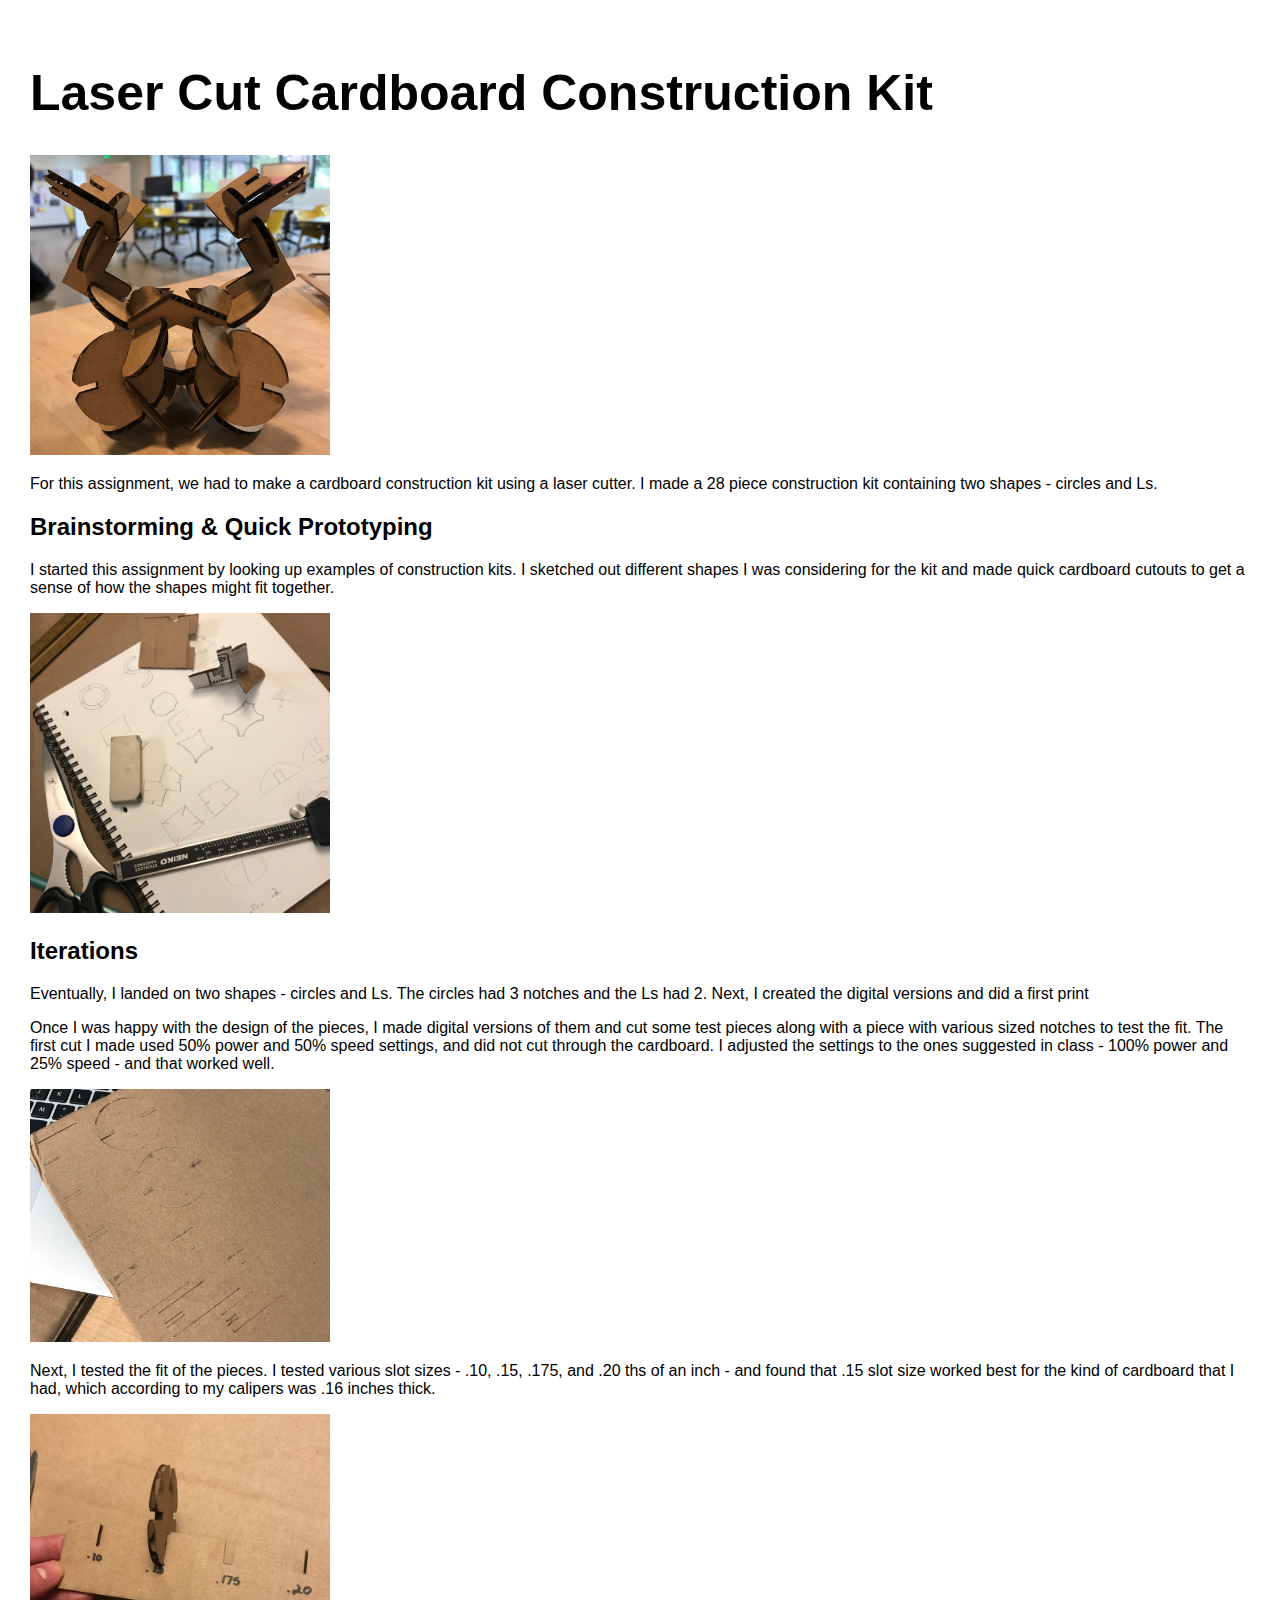
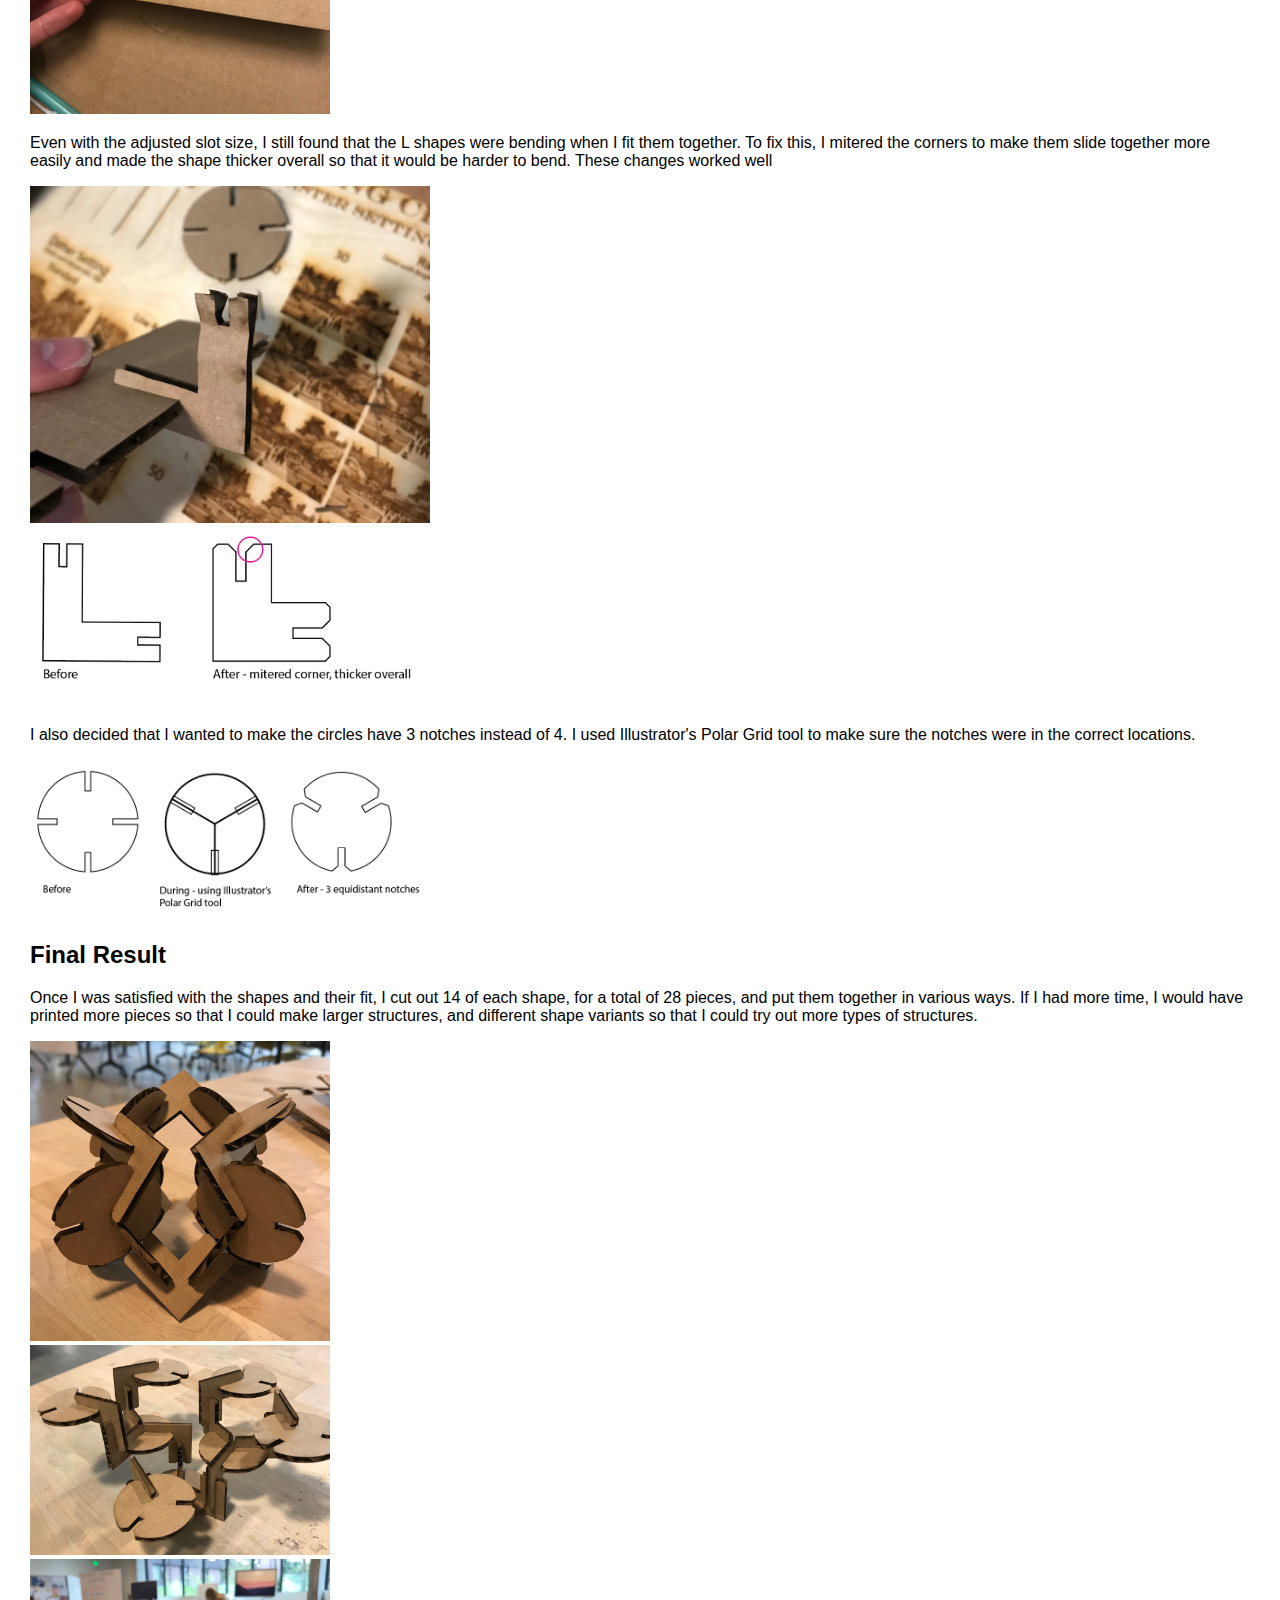
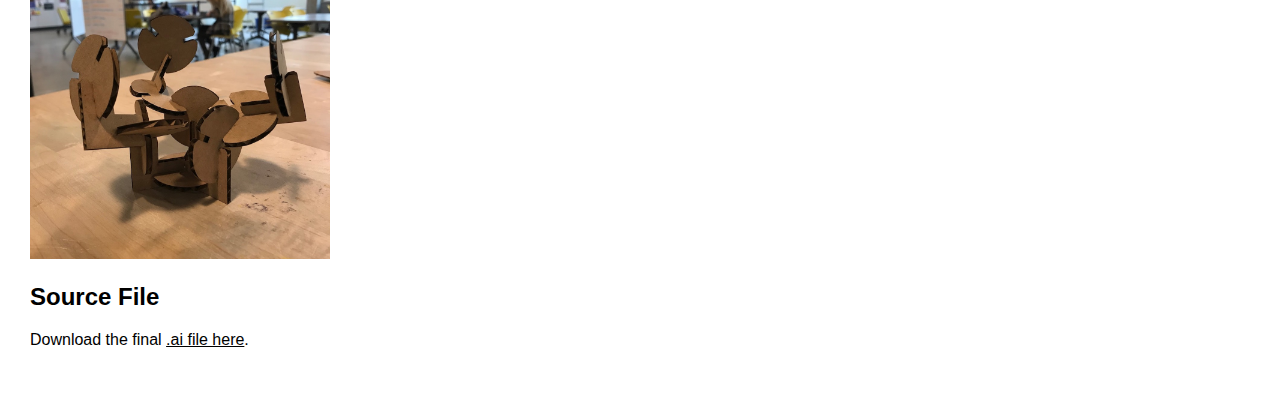
<file: hcde598/assignment1.html>
<!DOCTYPE html> 
<html> 
    <head> 
        <meta charset="utf-8"> 
        <meta name="viewport" content="width=device-width, maximum-scale=1.0" />

        <title>Laser Cut Construction Kit</title> 

        <link href="style.css" media="screen" rel="stylesheet" type="text/css" />

    </head> 
    <body> 

        <div class="header">
            <h1>Laser Cut Cardboard Construction Kit</h1>
            <p>
            <img src="images/assignment1/IMG_14 - final.jpg" width=300 ></a>
            </p>
            <p>
                For this assignment, we had to make a cardboard construction kit using a laser cutter. I made a 28 piece construction kit containing two shapes - circles and Ls. 
            </p>
            <h2>Brainstorming & Quick Prototyping</h2>
            <p>
            I started this assignment by looking up examples of construction kits. I sketched out different shapes I was considering for the kit and made quick cardboard cutouts to get a sense of  how the shapes might fit together.
            </p>
            <div class="img-div">
                <img src="images/assignment1/IMG_01 - prototype.jpg" width=300 alt="Paper and cardboard cutouts">
                <p class="caption"></p>
            </div>
   
            <h2>Iterations</h2>
            <p>
            Eventually, I landed on two shapes - circles and Ls. The circles had 3 notches and the Ls had 2. Next, I created the digital versions and did a first print
            </p>

                <p>
                Once I was happy with the design of the pieces, I made digital versions of them and cut some test pieces along with a piece with various sized notches to test the fit. The first cut I made used 50% power and 50% speed settings, and did not cut through the cardboard. I adjusted the settings to the ones suggested in class - 100% power and 25% speed - and that worked well.
                </p>
                <div>
                    <img src="images/assignment1/IMG_04 - first cut.jpg" width=300 alt="Partially-cut cardboard">
                </div>

                <p> Next, I tested the fit of the pieces. I tested various slot sizes - .10, .15, .175, and .20 ths of an inch - and found that .15 slot size worked best for the kind of cardboard that I had, which according to my calipers was .16 inches thick.</p>
                <div>
                    <img src="images/assignment1/IMG_03 - size test.jpg" width=300 alt="Partially-cut cardboard">
                </div>
                <p> Even with the adjusted slot size, I still found that the L shapes were bending when I fit them together. To fix this, I mitered the corners to make them slide together more easily and made the shape thicker overall so that it would be harder to bend. These changes worked well</p>
                <div>
                    <img src="images/assignment1/IMG_05 - bent edge.jpg" width=400 alt="A bent cut out piece">
                </div>
                <div>
                    <img src="images/assignment1/IMG_16 - ai before after.png" width=400 alt="Non-mitered and mitered designs">
                </div>
                <p> I also decided that I wanted to make the circles have 3 notches instead of 4. I used Illustrator's Polar Grid tool to make sure the notches were in the correct locations.</p>
                <div>
                    <img src="images/assignment1/IMG_02 - ai circle.png" width=400 alt="Circle designs">
                </div>
                
            <h2>Final Result</h2>
                <p>Once I was satisfied with the shapes and their fit, I cut out 14 of each shape, for a total of 28 pieces, and put them together in various ways. If I had more time, I would have printed more pieces so that I could make larger structures, and different shape variants so that I could try out more types of structures.</p>
                <div>
                    <img src="images/assignment1/IMG_13 - final.jpg" width=300 alt="structure made from construction kit">
                </div>
                <div>
                    <img src="images/assignment1/IMG_09 - final.jpg" width=300 alt="structure made from construction kit">
                </div>
                <div>
                    <img src="images/assignment1/IMG_07 - final.jpg" width=300 alt="structure made from construction kit">
                </div>
                <h2>Source File</h2>
                <p>Download the final <a href="images/assignment1/construction-kit.ai" download>.ai file here</a>.</p>

        </div>
        
    </body>
</html>
</file>
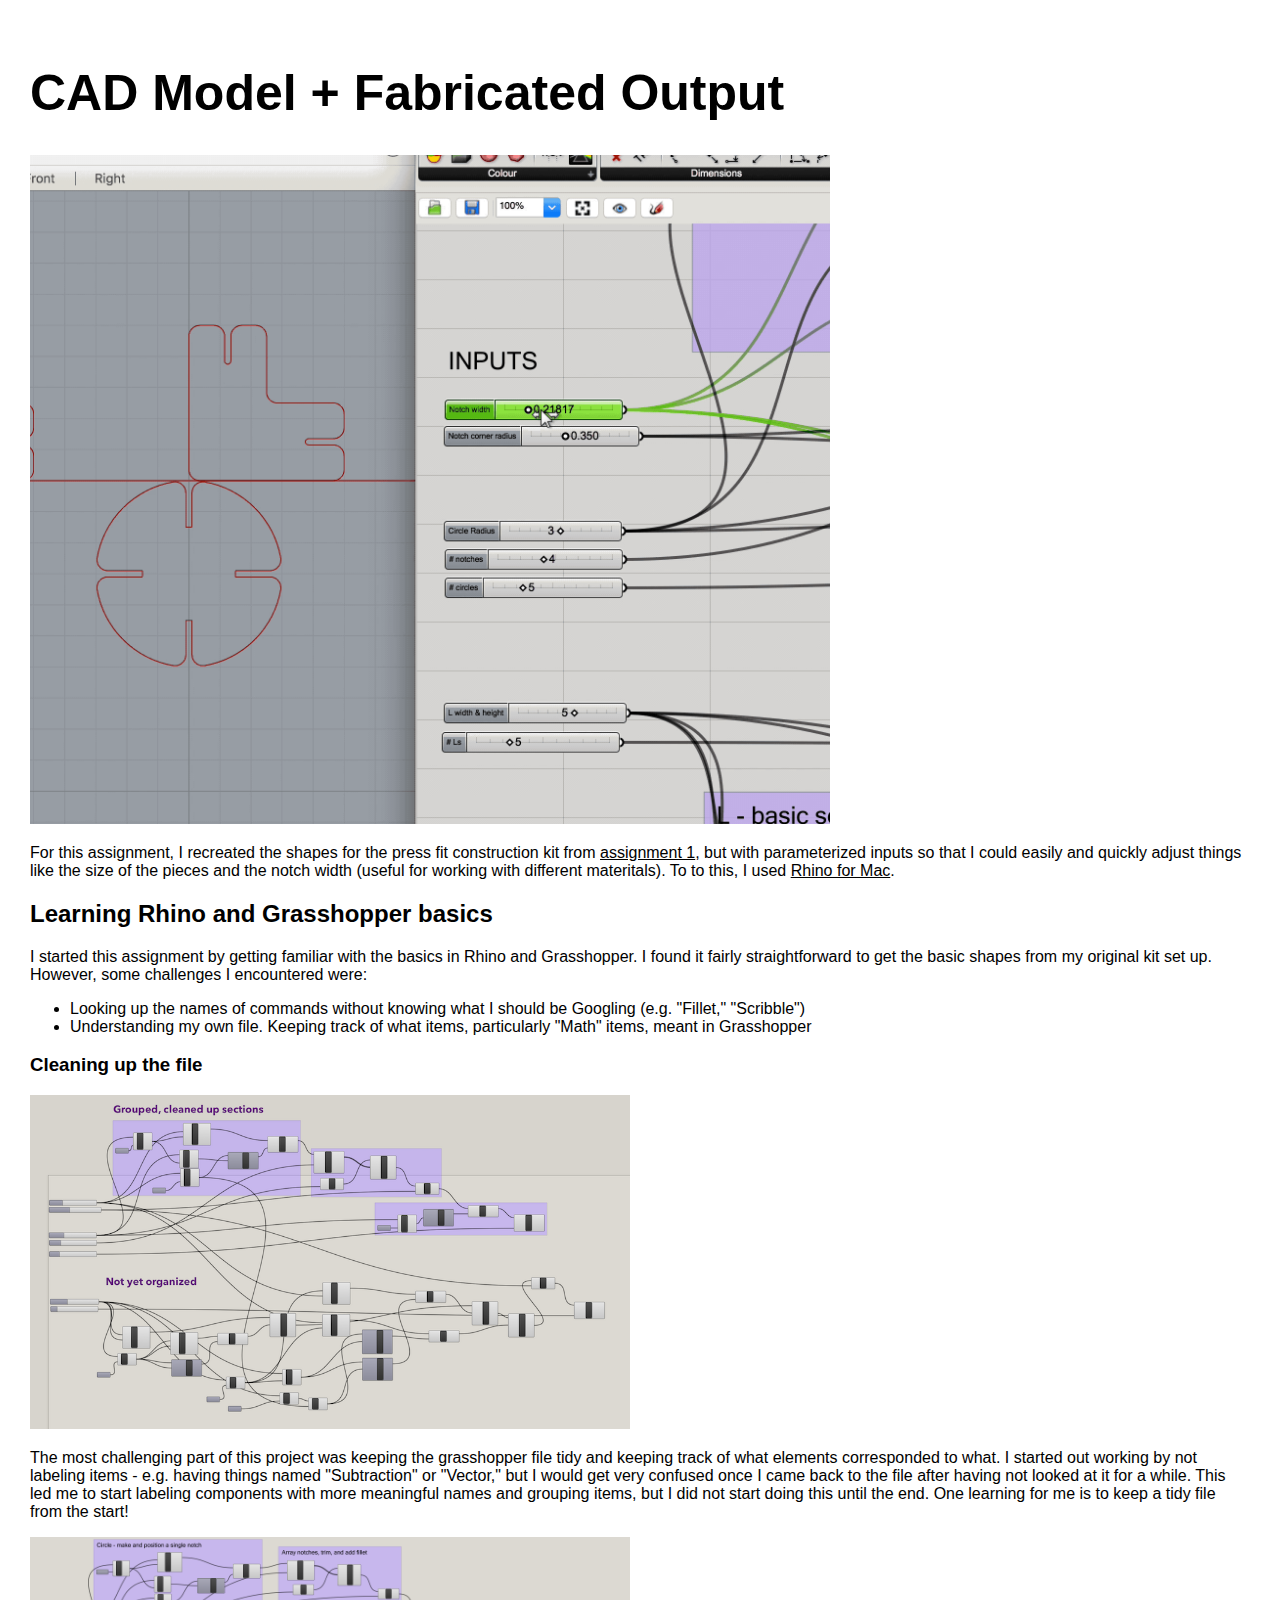
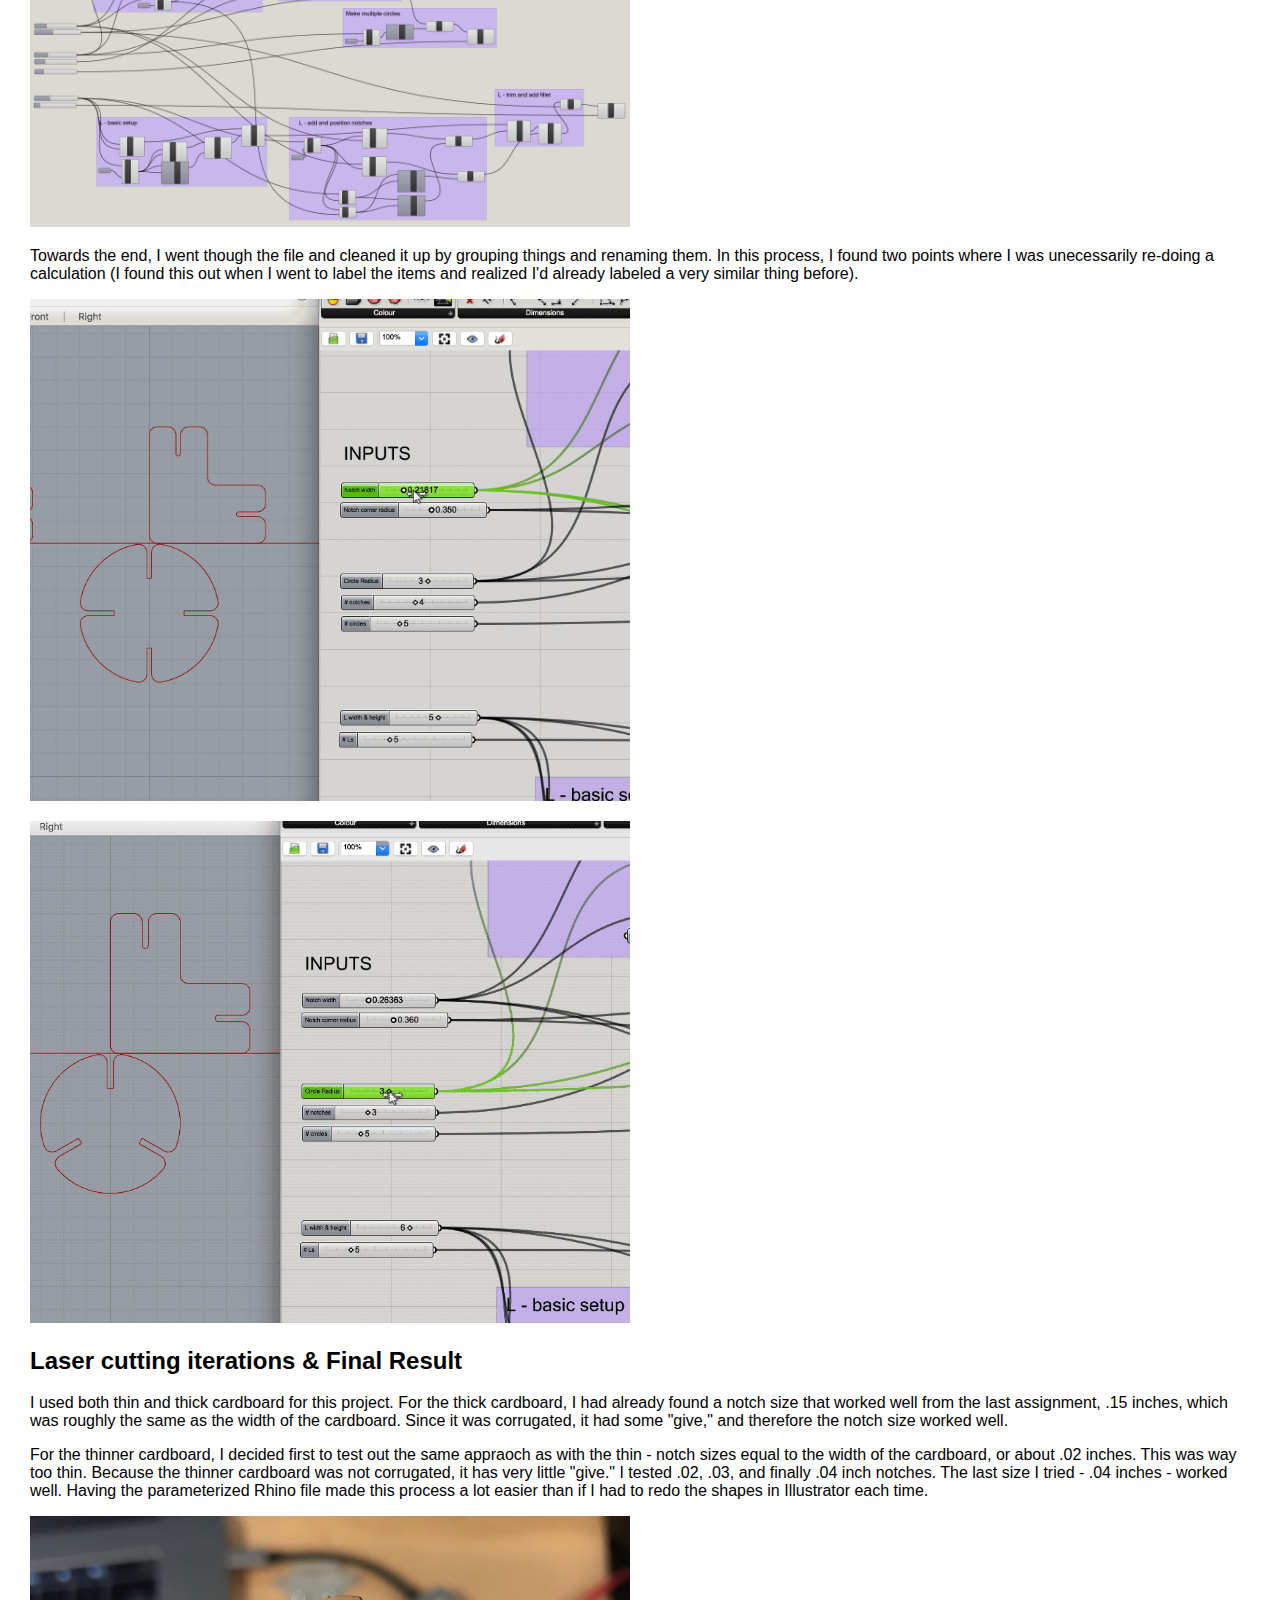
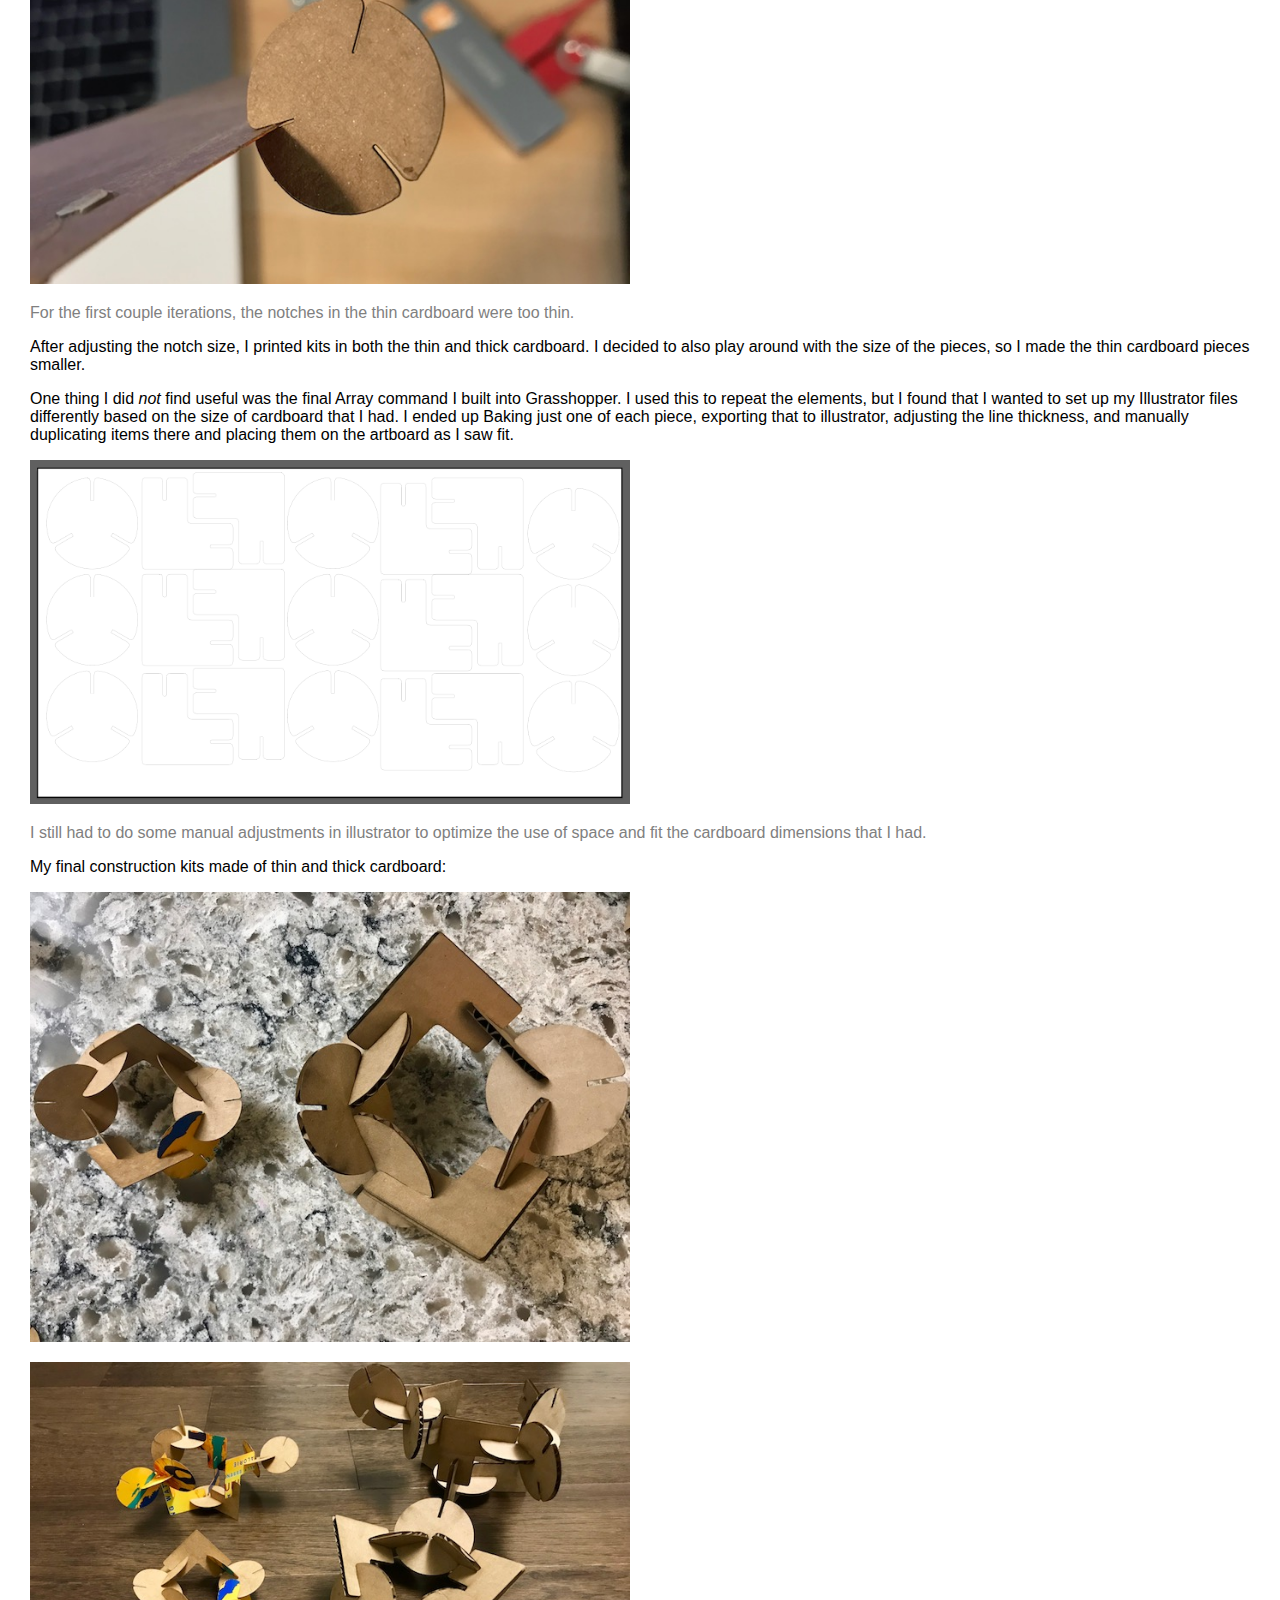
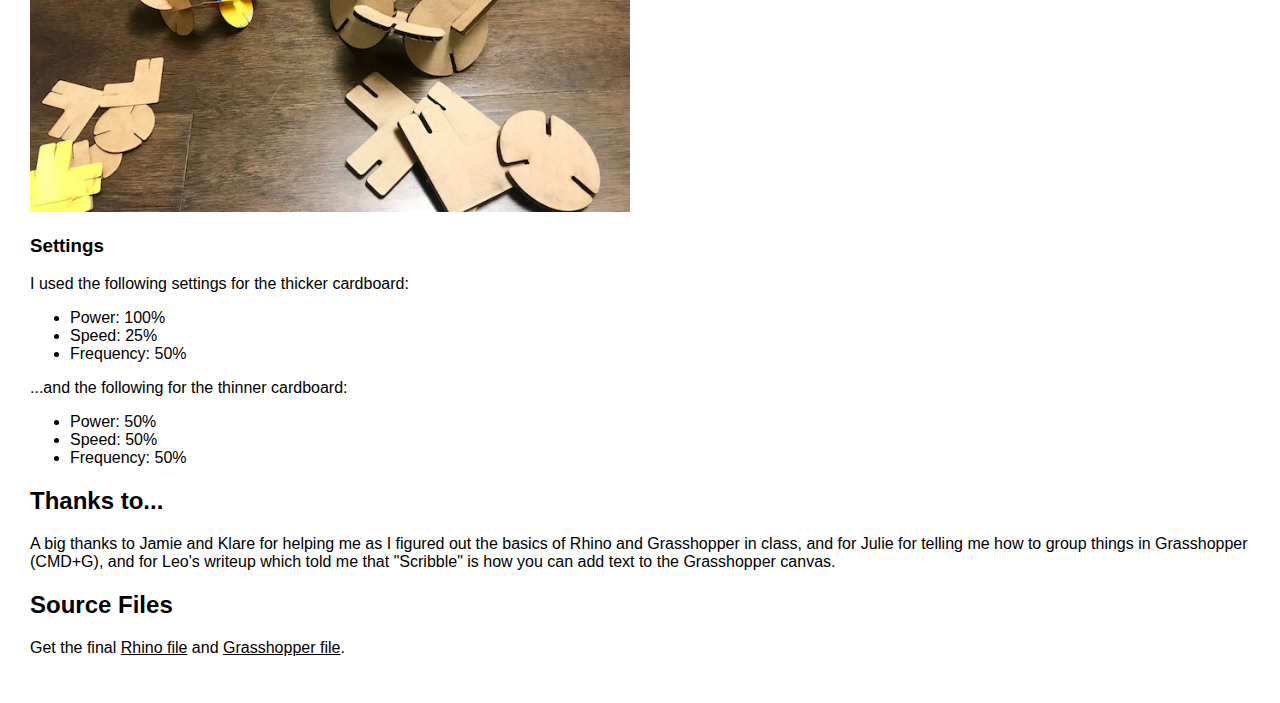
<file: hcde598/assignment2.html>
<!DOCTYPE html> 
<html> 
    <head> 
        <meta charset="utf-8"> 
        <meta name="viewport" content="width=device-width, maximum-scale=1.0" />

        <title>CAD Model + Fabricated Output </title> 

        <link href="style.css" media="screen" rel="stylesheet" type="text/css" />

    </head> 
    <body> 

        <div class="header">
            <h1>CAD Model + Fabricated Output</h1>
            <p>
            <img src="images/assignment2/grasshopper-adjust notches.gif" width=800></a>
            </p>
            <p>
            For this assignment, I recreated the shapes for the press fit construction kit from <a href="assignment1.html">assignment 1</a>, but with parameterized inputs so that I could easily and quickly adjust things like the size of the pieces and the notch width (useful for working with different materitals). To to this, I used <a href="https://www.rhino3d.com/download/rhino-for-mac/5/latest">Rhino for Mac</a>.
            </p>


        <h2>Learning Rhino and Grasshopper basics</h2>
        <p>
        I started this assignment by getting familiar with the basics in Rhino and Grasshopper. I found it fairly straightforward to get the basic shapes from my original kit set up. However, some challenges I encountered were:</p>
        <ul>
            <li>Looking up the names of commands without knowing what I should  be Googling (e.g. "Fillet," "Scribble")</li>
            <li>Understanding my own file. Keeping track of what items, particularly "Math" items, meant in Grasshopper</li>
        </ul>



        <h3>Cleaning up the file</h3>
        <div class="img-div">
            <img src="images/assignment2/grasshopper-file-01.png" width=600 alt="Grasshopper file mid-cleanup">
            <p class="caption"></p>
        </div>
        <p>The most challenging part of this project was keeping the grasshopper file tidy and keeping track of what elements corresponded to what. I started out working by not labeling items - e.g. having things named "Subtraction" or "Vector," but I would get very confused once I came back to the file after having not looked at it for a while. This led me to start labeling components with more meaningful names and grouping items, but I did not start doing this until the end. One learning for me is to keep a tidy file from the start!</p>

        <div class="img-div">
            <img src="images/assignment2/grasshopper-file-02.png" width=600 alt="Grasshopper file mid-cleanup">
            <p class="caption"></p>
        </div>
        <p>Towards the end, I went though the file and cleaned it up by grouping things and renaming them. In this process, I found two points where I was unecessarily re-doing a calculation (I found this out when I went to label the items and realized I'd already labeled a very similar thing before).</p>
        <div class="img-div">
            <img src="images/assignment2/grasshopper-adjust notches.gif" width=600 alt="adjusting notch sides on grasshopper">
            <p class="caption"></p>
        </div>

        <div class="img-div">
            <img src="images/assignment2/grasshopper-adjust sizes.gif" width=600 alt="adjusting notch sides on grasshopper">
            <p class="caption"></p>
        </div>

        <h2>Laser cutting iterations & Final Result</h2>
        <p>
            I used both thin and thick cardboard for this project. For the thick cardboard, I had already found a notch size that worked well from the last assignment, .15 inches, which was roughly the same as the width of the cardboard. Since it was corrugated, it had some "give," and therefore the notch size worked well.
        </p>
        <p>
            For the thinner cardboard, I decided first to test out the same appraoch as with the thin - notch sizes equal to the width of the cardboard, or about .02 inches. This was way too thin. Because the thinner cardboard was not corrugated, it has very little "give." I tested .02, .03, and finally .04 inch notches. The last size I tried - .04 inches - worked well. Having the parameterized Rhino file made this process a lot easier than if I had to redo the shapes in Illustrator each time.
        </p>
        <div class="img-div">
            <img src="images/assignment2/notch-toosmall.jpg" width=600 alt="thin cardboard cutout">
            <p class="caption">For the first couple iterations, the notches in the thin cardboard were too thin.</p>
        </div>

        <p>
            After adjusting the notch size, I printed kits in both the thin and thick cardboard. I decided to also play around with the size of the pieces, so I made the thin cardboard pieces smaller.
        </p>
        <p>
            One thing I did <i>not</i> find useful was the final Array command I built into Grasshopper. I used this to repeat the elements, but I found that I wanted to set up my Illustrator files differently based on the size of cardboard that I had. I ended up Baking just one of each piece, exporting that to illustrator, adjusting the line thickness, and manually duplicating items there and placing them on the artboard as I saw fit.
        </p>
        <div class="img-div">
            <img src="images/assignment2/kit-ai-thick.PNG" width=600 alt="final shapes, thin and thick cardboard">
            <p class="caption"> I still had to do some manual adjustments in illustrator to optimize the use of space and fit the cardboard dimensions that I had.</p>
        </div>
        <p>
            My final construction kits made of thin and thick cardboard:
        </p>

        <div class="img-div">
            <img src="images/assignment2/shapes-02.jpg" width=600 alt="final shapes, thin and thick cardboard">
            <p class="caption"></p>
        </div>
        <div class="img-div">
            <img src="images/assignment2/shapes-01.jpg" width=600 alt="final shapes, thin and thick cardboard">
            <p class="caption"></p>
        </div>

        <h3>Settings</h3>

        I used the following settings for the thicker cardboard:
            <ul>
                <li>Power: 100%</li>
                <li>Speed: 25%</li>
                <li>Frequency: 50%</li>
            </ul>
        ...and the following for the thinner cardboard:
            <ul>
                <li>Power: 50%</li>
                <li>Speed: 50%</li>
                <li>Frequency: 50%</li>
            </ul>


        <h2>Thanks to...</h2>
        <p>
        A big thanks to Jamie and Klare for helping me as I figured out the basics of Rhino and Grasshopper in class, and for Julie for telling me how to group things in Grasshopper (CMD+G), and for Leo's writeup which told me that "Scribble" is how you can add text to the Grasshopper canvas.
        </p>

        <h2>Source Files</h2>
        <p>
        Get the final <a href="/hcde598/images/assignment2/finalfiles/construction-kit.3dm">Rhino file</a> and <a href="/hcde598/images/assignment2/finalfiles/construction-kit.gh">Grasshopper file</a>.
        </p>

    </div>
    </body>
</html>
</file>
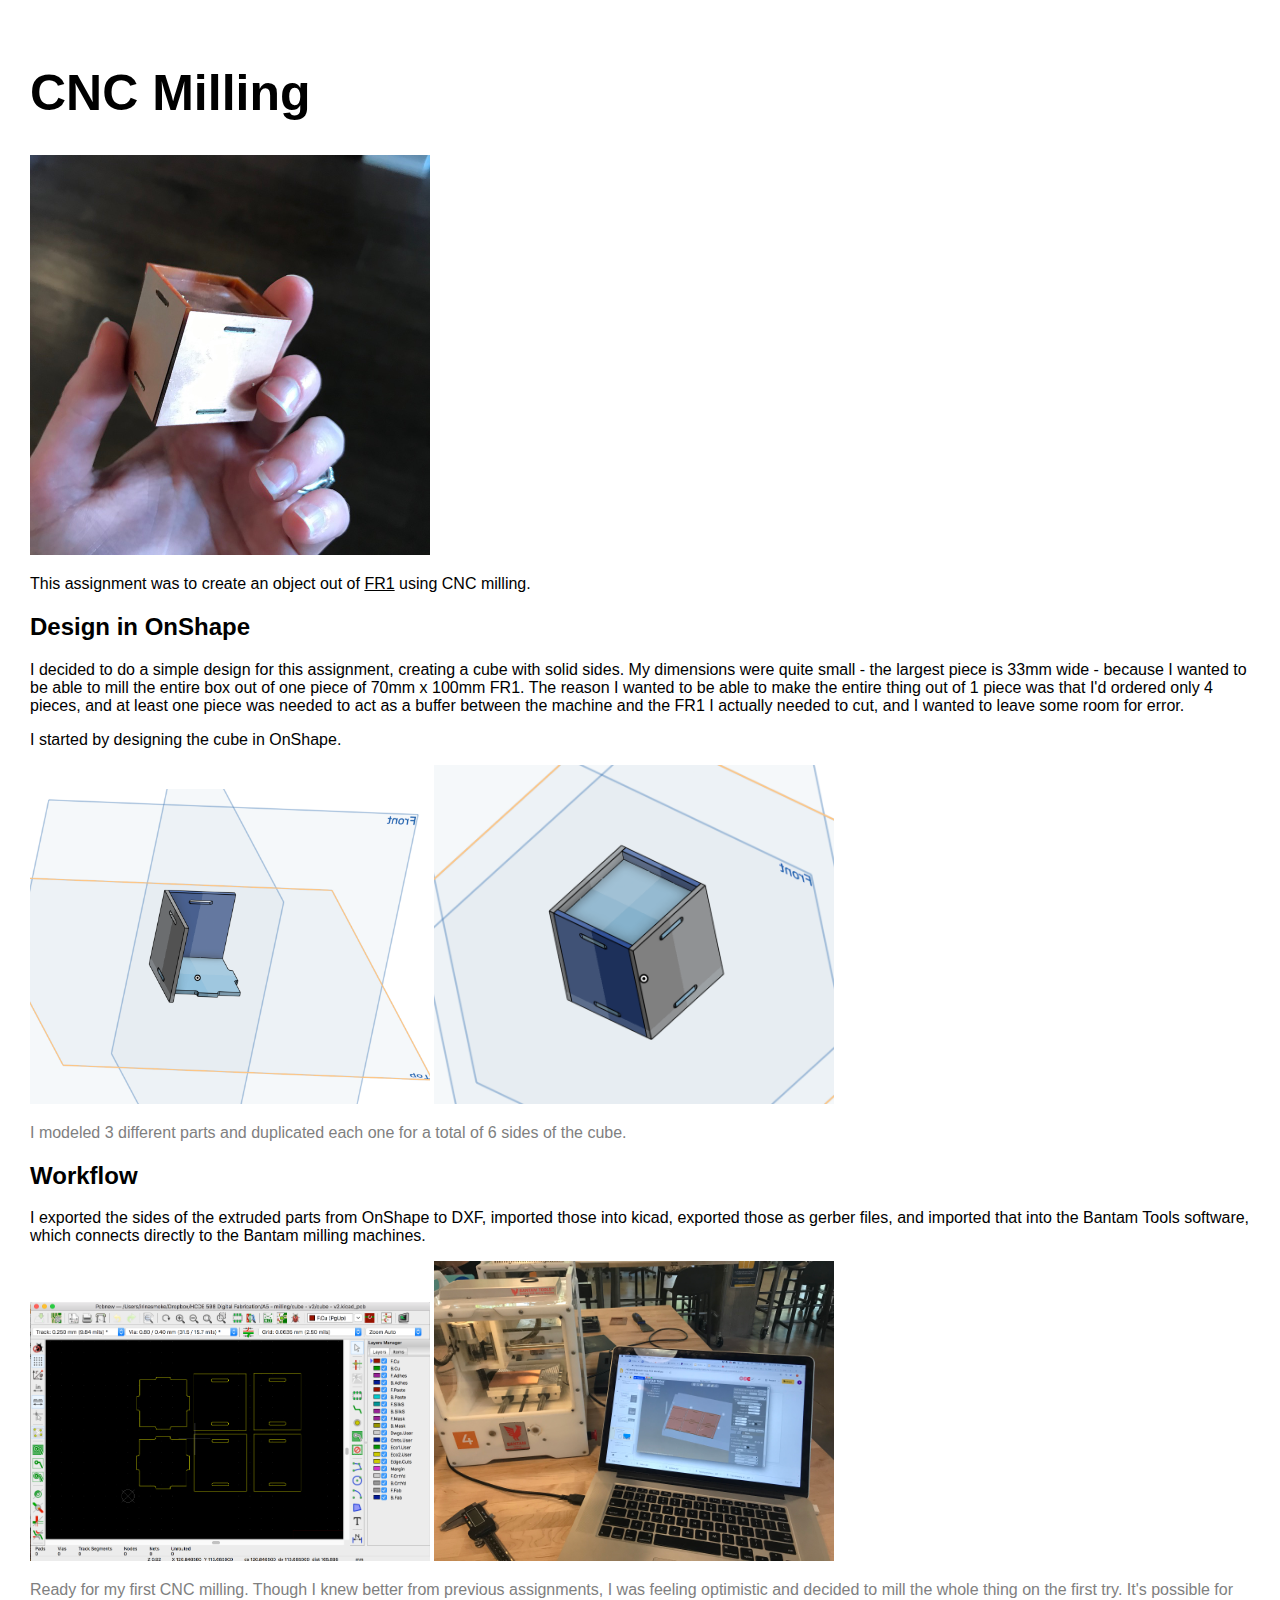
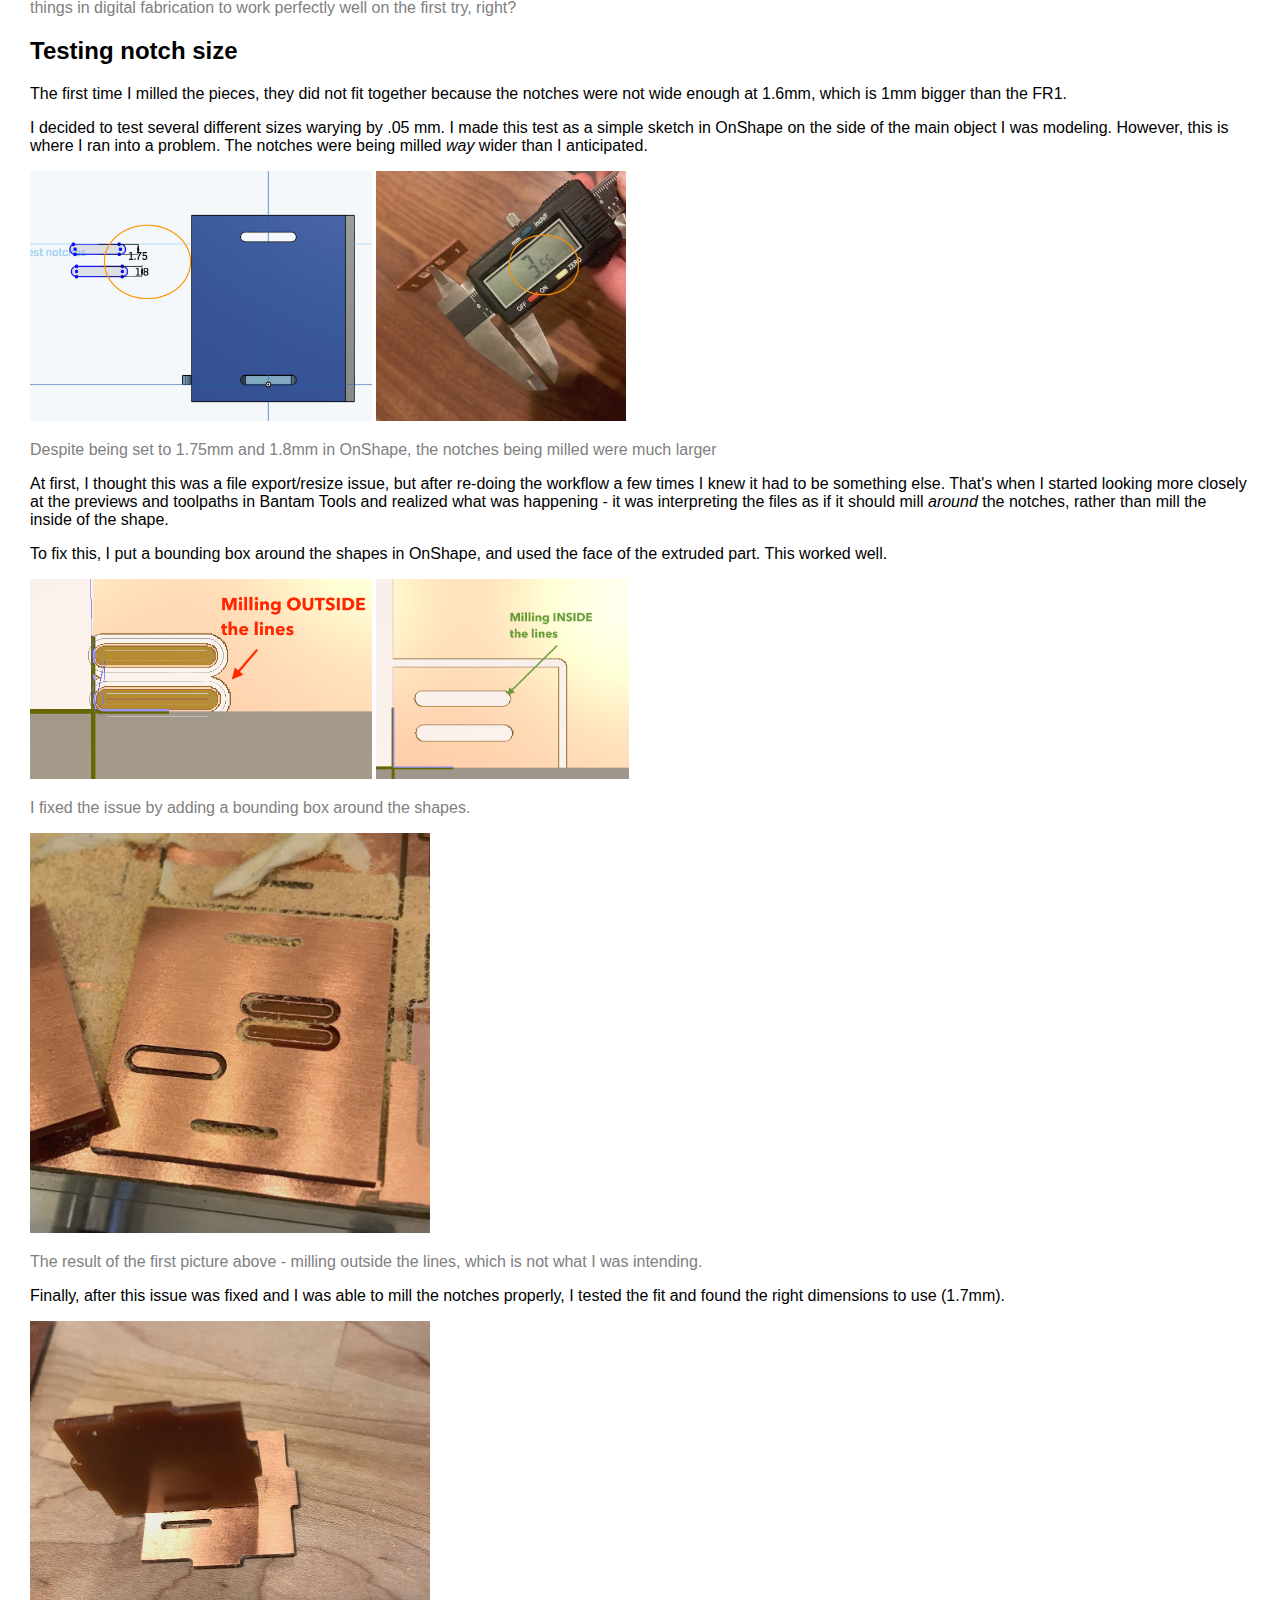
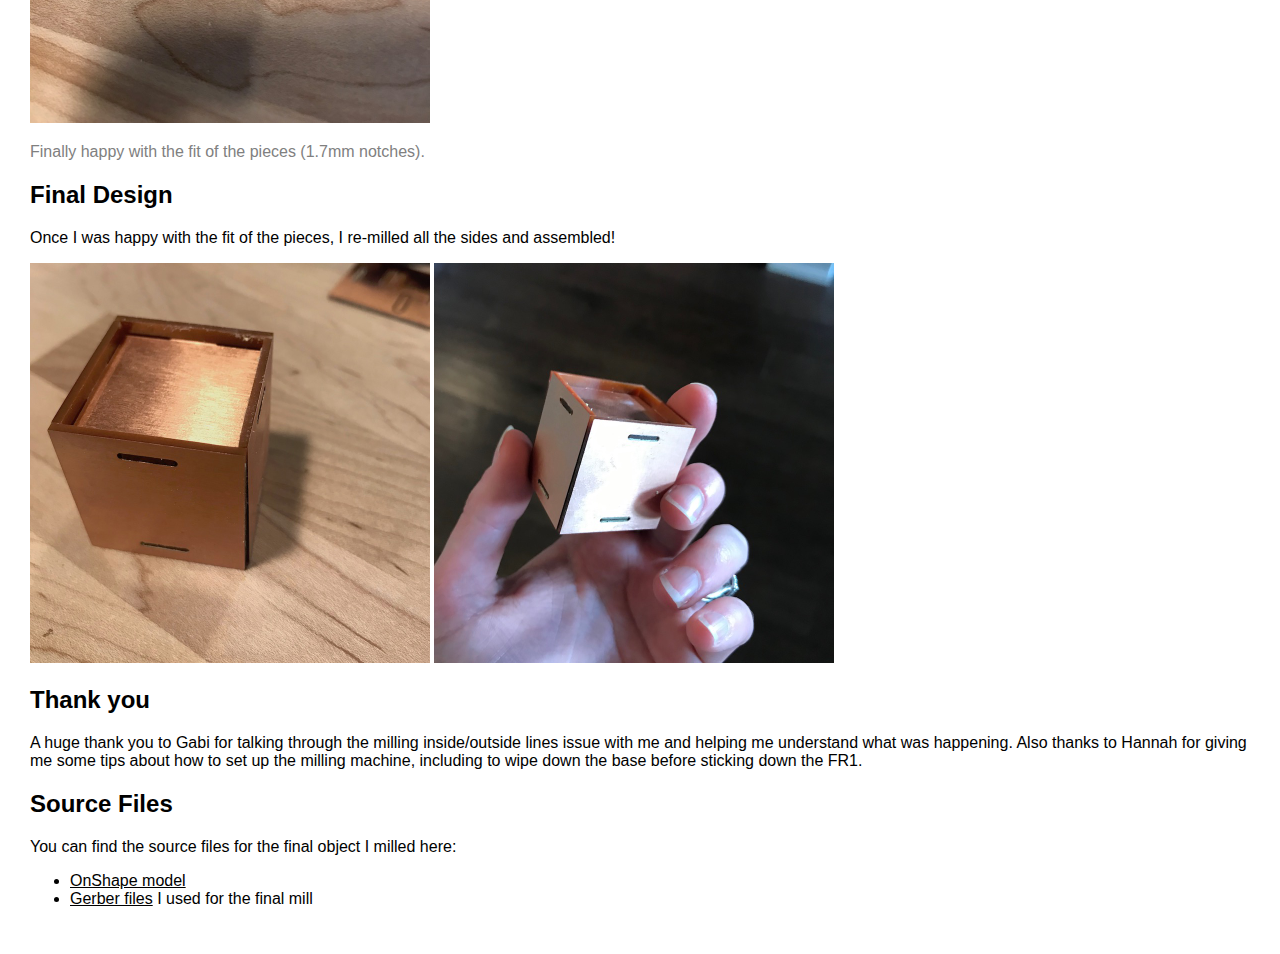
<file: hcde598/assignment5.html>
<!DOCTYPE html> 
<html> 
    <head> 
        <meta charset="utf-8"> 
        <meta name="viewport" content="width=device-width, maximum-scale=1.0" />

        <title>CNC Milling</title> 

        <link href="style.css" media="screen" rel="stylesheet" type="text/css" />

    </head> 
    <body> 

        <div class="header">
            <h1>CNC Milling</h1>
                <p>
                <img src="images/assignment5/final box in hand.jpg" width=400>
                </p>
                <p>
                This assignment was to create an object out of <a href="https://support.bantamtools.com/hc/en-us/articles/115001671734-FR-1-PCB-Blanks-"> FR1</a> using CNC milling.
                </p>
            <h2>Design in OnShape</h2>
                <p>I decided to do a simple design for this assignment, creating a cube with solid sides. My dimensions were quite small - the largest piece is 33mm wide - because I wanted to be able to mill the entire box out of one piece of 70mm x 100mm FR1. The reason I wanted to be able to make the entire thing out of 1 piece was that I'd ordered only 4 pieces, and at least one piece was needed to act as a buffer between the machine and the FR1 I actually needed to cut, and I wanted to leave some room for error.</p>
                <p>I started by designing the cube in OnShape.</p>
                <img src="images/assignment5/OnShape Box design 02.png" width=400 alt="">
                <img src="images/assignment5/OnShape box design 01.png" width=400 alt="">
                <p class="caption">I modeled 3 different parts and duplicated each one for a total of 6 sides of the cube.</p>
             <h2>Workflow </h2>
             <p>I exported the sides of the extruded parts from OnShape to DXF, imported those into kicad, exported those as gerber files, and imported that into the Bantam Tools software, which connects directly to the Bantam milling machines. </p>
             <img src="images/assignment5/kicad.png" width=400 alt="">
             <img src="images/assignment5/ready for first print.jpg" width=400 alt="">
             <p class="caption">Ready for my first CNC milling. Though I knew better from previous assignments, I was feeling optimistic and decided to mill the whole thing on the first try. It's possible for things in digital fabrication to work perfectly well on the first try, right? </p>
             
             <h2>Testing notch size</h2>
  
             <p>The first time I milled the pieces, they did not fit together because the notches were not wide enough at 1.6mm, which is 1mm bigger than the FR1.</p>
             <p>I decided to test several different sizes warying by .05 mm. I made this test as a simple sketch in OnShape on the side of the main object I was modeling. However, this is where I ran into a problem. The notches were being milled <i>way</i> wider than I anticipated.</p>
             <img src="images/assignment5/test notches - Sketch.png" height=250 alt="">
             <img src="images/assignment5/notches too big - measurement.jpg" height=250 alt="">
             <p class="caption">Despite being set to 1.75mm and 1.8mm in OnShape, the notches being milled were much larger</p>

            
             <p>At first, I thought this was a file export/resize issue, but after re-doing the workflow a few times I knew it had to be something else. That's when I started looking more closely at the previews and toolpaths in Bantam Tools and realized what was happening - it was interpreting the files as if it should mill <i>around</i> the notches, rather than mill the inside of the shape.</p>
             <p>To fix this, I put a bounding box around the shapes in OnShape, and used the face of the extruded part. This worked well. </p>
            
             <img src="images/assignment5/Bantam - outer cuts.png" height=200 alt="">
             <img src="images/assignment5/Bantam - inner cuts fixed.png" height=200 alt="">
             <p class="caption">I fixed the issue by adding a bounding box around the shapes. </p>


             <img src="images/assignment5/notches too big.jpg" width=400 alt="">
            <p class="caption">The result of the first picture above - milling outside the lines, which is not what I was intending.</p>
        
            <p>Finally, after this issue was fixed and I was able to mill the notches properly, I tested the fit and found the right dimensions to use (1.7mm).</p>
                <img src="images/assignment5/good fit.jpg" width=400 alt="">
                <p class="caption">Finally happy with the fit of the pieces (1.7mm notches). </p>
            
            <h2>Final Design</h2>
                <p>Once I was happy with the fit of the pieces, I re-milled all the sides and assembled!</p>

                <img src="images/assignment5/final box.jpg" width=400>
                <img src="images/assignment5/final box in hand.jpg" width=400>

                <h2>Thank you</h2>
                <p>A huge thank you to Gabi for talking through the milling inside/outside lines issue with me and helping me understand what was happening. Also thanks to Hannah for giving me some tips about how to set up the milling machine, including to wipe down the base before sticking down the FR1.</p>

                <h2>Source Files</h2>
                <p>You can find the source files for the final object I milled here:</p>
                <ul>
                    <li><a href="https://cad.onshape.com/documents/cf8816762fb7149dce3804b7/w/b6e45d4e1d18e698f763bc44/e/b8d3740c90ed7804635ce0da">OnShape model</a></li>
                    <li><a href="images/assignment5/final files/cube - v2-Edge_Cuts.gbr">Gerber files</a> I used for the final mill</li>
                </ul>
        </div>
        
    </body>
</html>
</file>
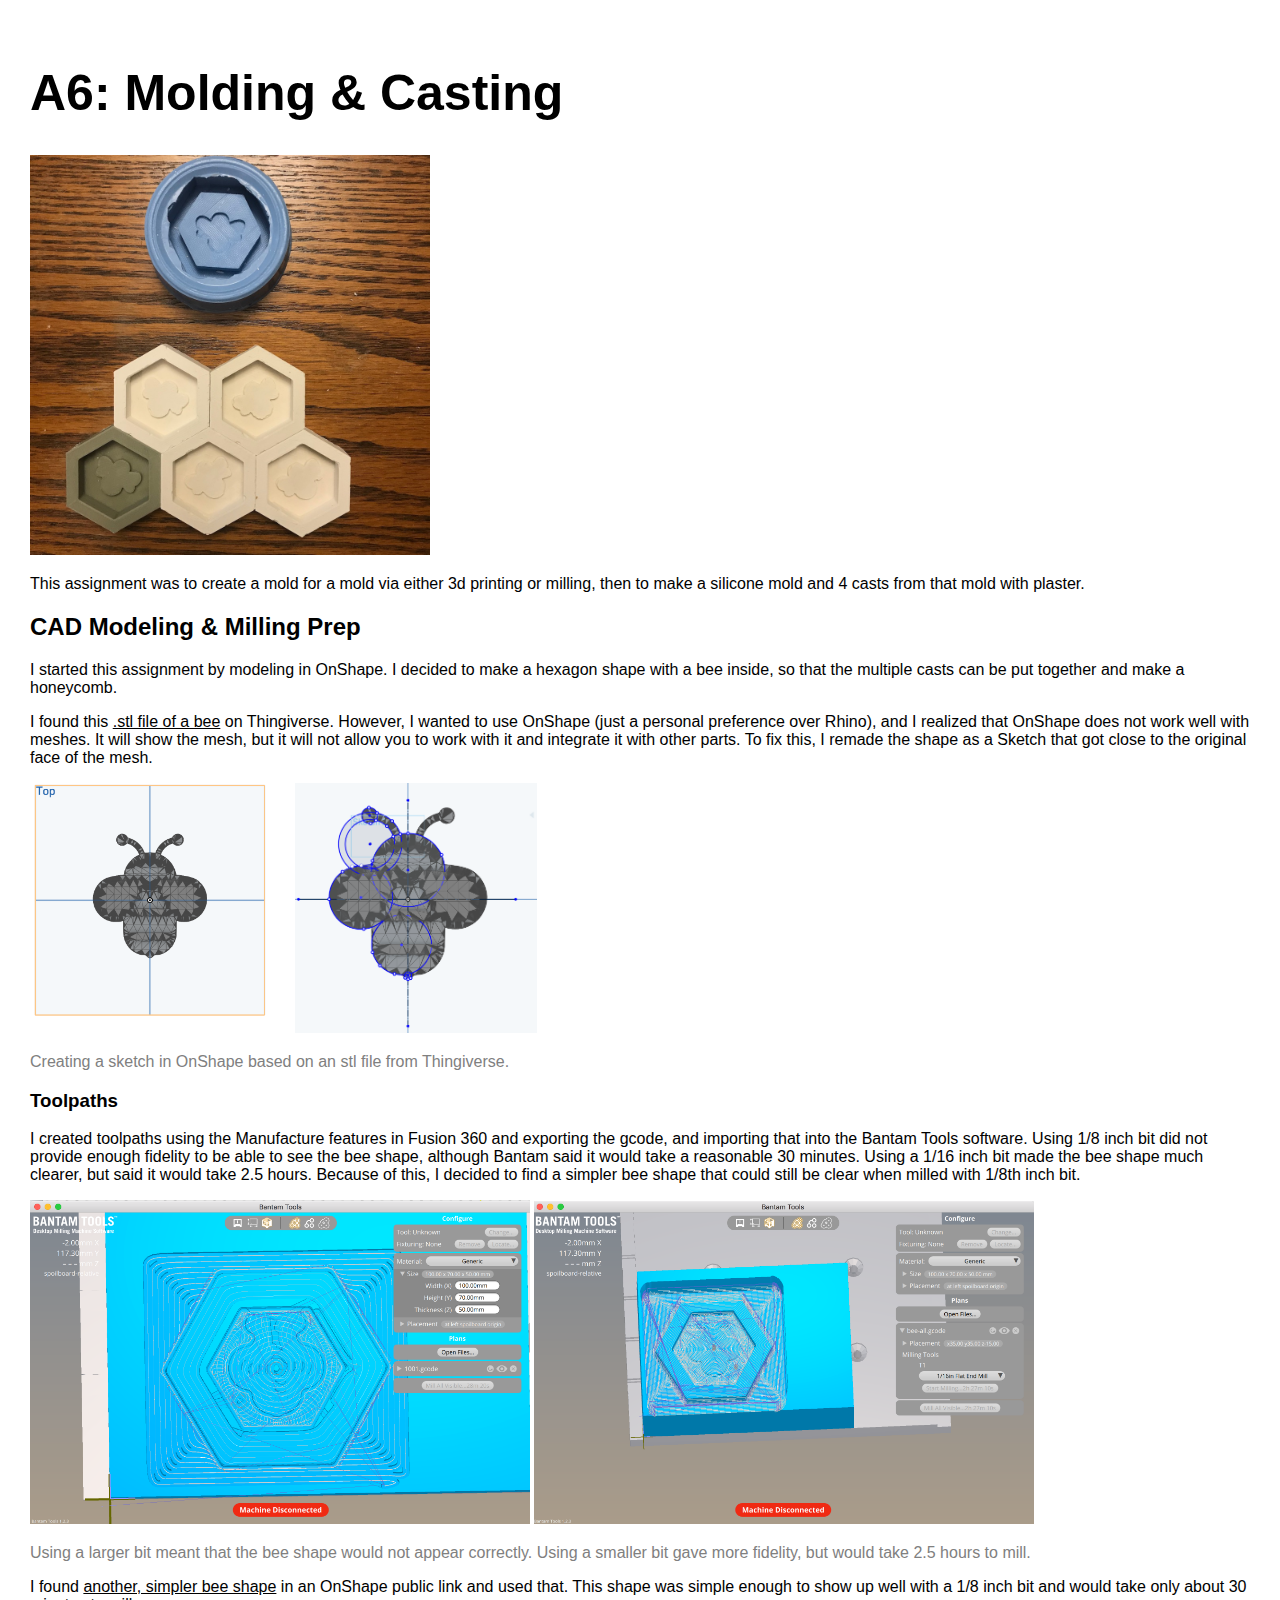
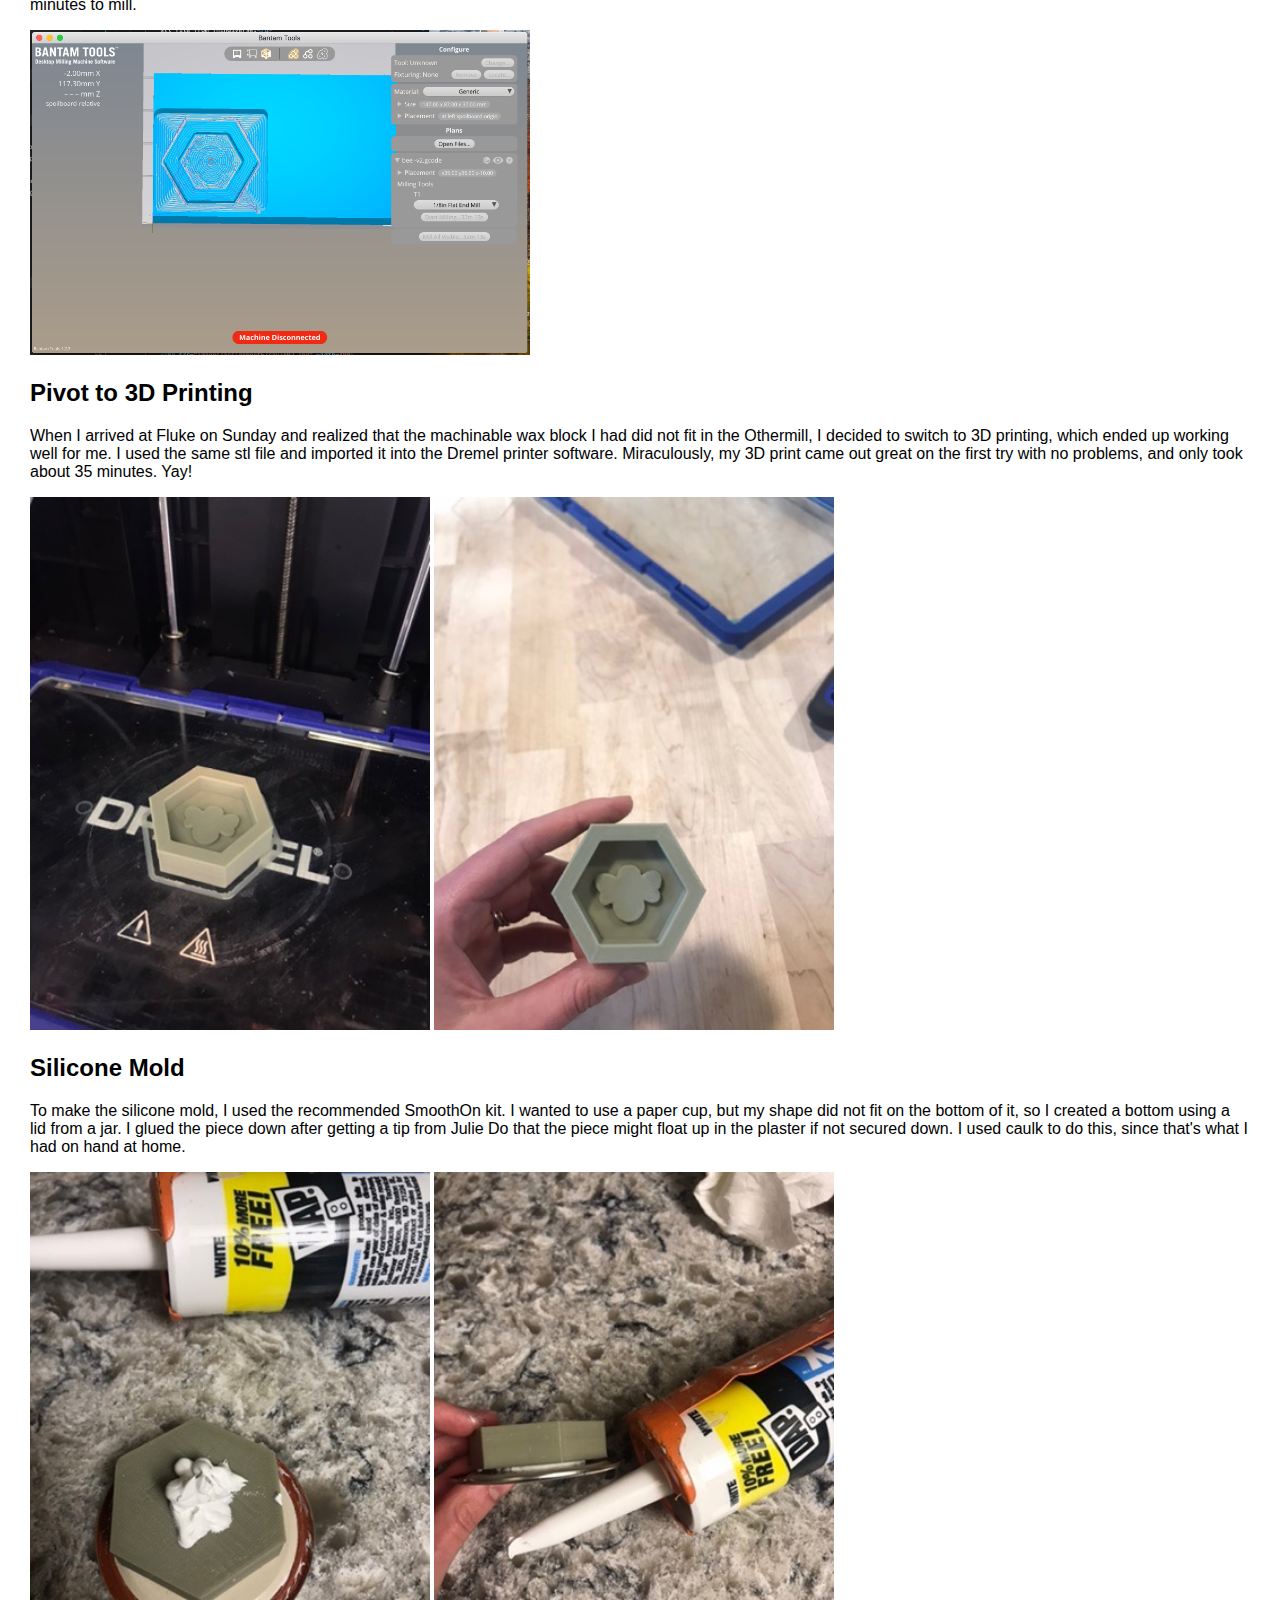
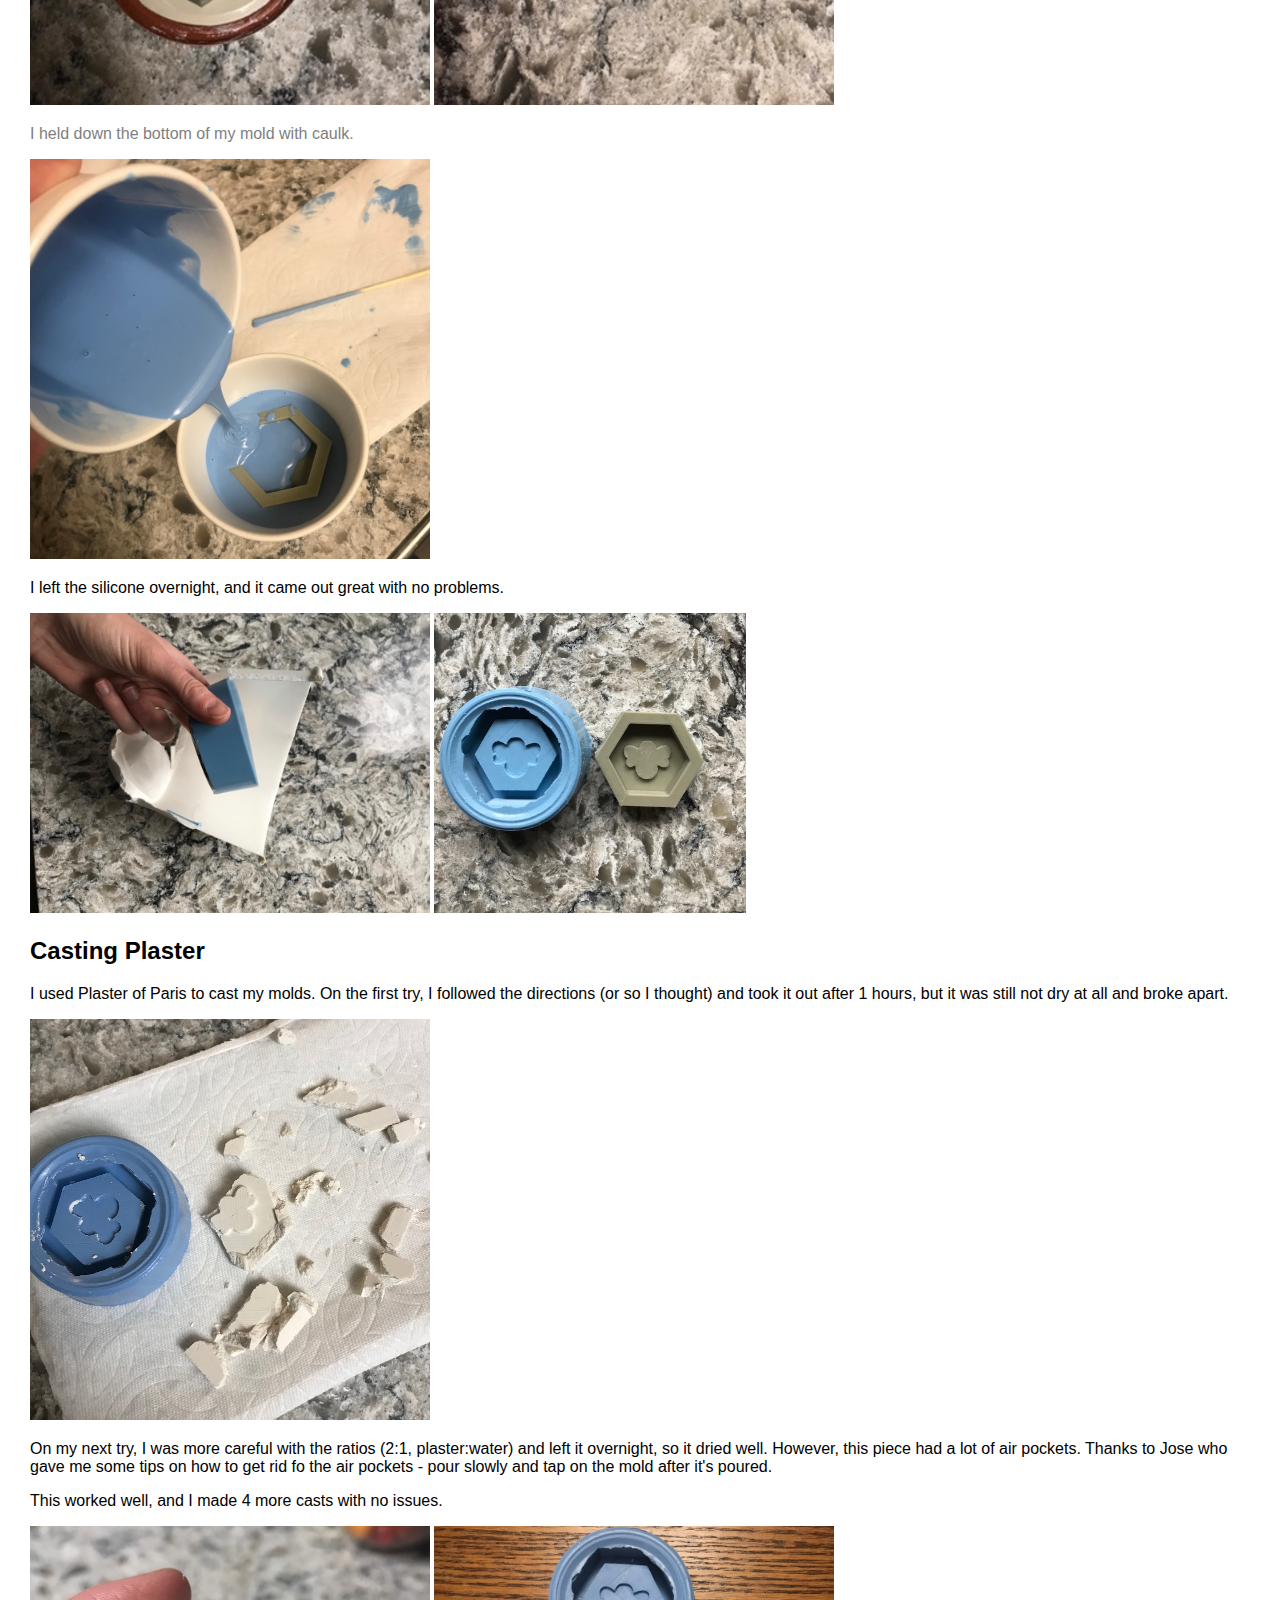
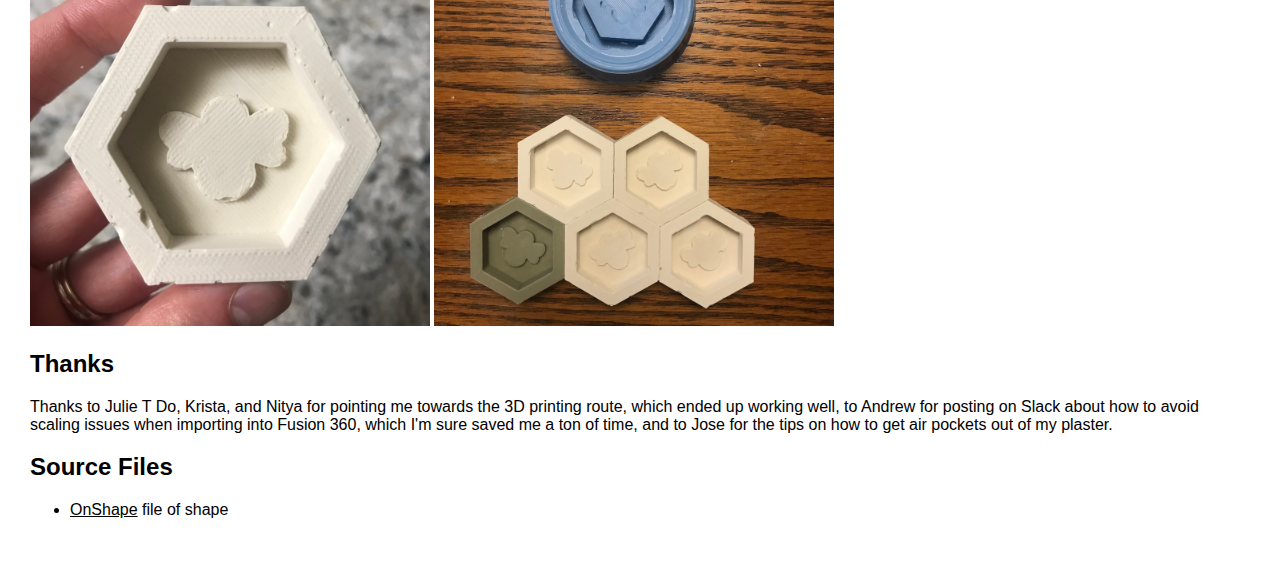
<file: hcde598/assignment6.html>
<!DOCTYPE html> 
<html> 
    <head> 
        <meta charset="utf-8"> 
        <meta name="viewport" content="width=device-width, maximum-scale=1.0" />

        <title>Molding & Casting</title> 

        <link href="style.css" media="screen" rel="stylesheet" type="text/css" />

    </head> 
    <body> 

        <div class="header">
                <h1>A6: Molding & Casting</h1>

            <p>
                    <img src="images/assignment6/final.jpg" width=400>
            </p>
            <p>
            This assignment was to create a mold for a mold via either 3d printing or milling, then to make a silicone mold and 4 casts from that mold with plaster.
            </p>

            <h2>CAD Modeling & Milling Prep</h2>

            <p>I started this assignment by modeling in OnShape. I decided to make a hexagon shape with a bee inside, so that the multiple casts can be put together and make a honeycomb.</p>
            
            <p>
            I found this <a href="https://www.thingiverse.com/thing:1325754">.stl file of a bee</a> on Thingiverse. However, I wanted to use OnShape (just a personal preference over Rhino), and I realized that OnShape does not work well with meshes. It will show the mesh, but it will not allow you to work with it and integrate it with other parts. To fix this, I remade the shape as a Sketch that got close to the original face of the mesh.
            </p>

            <img src="images/assignment6/bee-mesh.png" height=250>
            <img src="images/assignment6/bee-mesh-outline.png" height=250>
            <p class="caption">Creating a sketch in OnShape based on an stl file from Thingiverse.</p>

            <h3>Toolpaths</h3>
            <p>I created toolpaths using the Manufacture features in Fusion 360 and exporting the gcode, and importing that into the Bantam Tools software. Using 1/8 inch bit did not provide enough fidelity to be able to see the bee shape, although Bantam said it would take a reasonable 30 minutes. Using a 1/16 inch bit made the bee shape much clearer, but said it would take 2.5 hours. Because of this, I decided to find a simpler bee shape that could still be clear when milled with 1/8th inch bit. </p>
            <img src="images/assignment6/Bantam 30 mins.png" width=500>
            <img src="images/assignment6/Bantam 2hrs.png" width=500>
            <p class="caption">Using a larger bit meant that the bee shape would not appear correctly. Using a smaller bit gave more fidelity, but would take 2.5 hours to mill.</p>

            <p>I found <a href="https://cad.onshape.com/documents/ea1c00582d6eb98f7f0f1a80/w/56133a11307c8c575ec9a1f0/e/526de90ba26c32c1e5b70199">another, simpler bee shape</a> in an OnShape public link and used that. This shape was simple enough to show up well with a 1/8 inch bit and would take only about 30 minutes to mill.</p>
            <img src="images/assignment6/Bantam final.png" width=500>

            <h2>Pivot to 3D Printing</h2>
            <p>
            When I arrived at Fluke on Sunday and realized that the  machinable wax block I had did not fit in the Othermill, I decided to switch to 3D printing, which ended up working well for me. I used the same stl file and imported it into the Dremel printer software. Miraculously, my 3D print came out great on the first try with no problems, and only took about 35 minutes. Yay!
            </p>

            <img src="images/assignment6/3dpriting-hex-01.jpg" width=400>
            <img src="images/assignment6/3dpriting-hex-02.jpg" width=400>

            <h2>Silicone Mold</h2>
            <p>To make the silicone mold, I used the recommended SmoothOn kit. I wanted to use a paper cup, but my shape did not fit on the bottom of it, so I created a bottom using a lid from a jar. I glued the piece down after getting a tip from Julie Do that the piece might float up in the plaster if not secured down. I used caulk to do this, since that's what I had on hand at home.</p>
            <img src="images/assignment6/caulk01.jpg" width=400>
            <img src="images/assignment6/caulk02.jpg" width=400>
            <p class="caption">I held down the bottom of my mold with caulk.</p>

            <img src="images/assignment6/pouring-silicone.jpg" width=400>
            <p>I left the silicone overnight, and it came out great with no problems.</p>
            <img src="images/assignment6/mold-done-02.jpg" height=300>
            <img src="images/assignment6/mold-done.jpg" height=300>

            <h2>Casting Plaster</h2>

            <p>I used Plaster of Paris to cast my molds. On the first try, I followed the directions (or so I thought) and took it out after 1 hours, but it was still not dry at all and broke apart.</p>
            <img src="images/assignment6/cracked cast.jpg" width=400>
            
            <p>On my next try, I was more careful with the ratios (2:1, plaster:water) and left it overnight, so it dried well. However, this piece had a lot of air pockets. Thanks to Jose who gave me some tips on how to get rid fo the air pockets - pour slowly and tap on the mold after it's poured.</p>

            <p>This worked well, and I made 4 more casts with no issues.</p>
            <img src="images/assignment6/cast-done.jpg" width=400>
            <img src="images/assignment6/final.jpg" width=400>
            
            
            <h2>Thanks</h2>
            <p>Thanks to Julie T Do, Krista, and Nitya for pointing me towards the 3D printing route, which ended up working well, to Andrew for posting on Slack about how to avoid scaling issues when importing into Fusion 360, which I'm sure saved me a ton of time, and to Jose for the tips on how to get air pockets out of my plaster. </p>
            
            <h2>Source Files</h2>
            <ul>
            <li>
                <a href="https://cad.onshape.com/documents/0b7224fe0e9a3715ee71c7a0/w/34a79453af3071b22e7fb4d0/e/6d2ad086bc7d2a98dc09ad76">OnShape</a> file of shape
            </li>
        </ul>

        </div>
        
    </body>
</html>
</file>
<file: build2019-leaderboard/css/style.css>
@font-face {
  font-family: 'VT323';
    src: url('../fonts/VT323-Regular.ttf') format('truetype');
  font-weight: normal;
  font-style: normal;
}
@font-face {
  font-family: 'ShareTechMono';
    src: url('../fonts/ShareTechMono-Regular.ttf') format('truetype');
  font-weight: normal;
  font-style: normal;
}
@font-face {
  font-family: 'Karmatic Arcade';
    src: url('../fonts/ka1.ttf') format('truetype');
  font-weight: normal;
  font-style: normal;
}




body {
  font-family: 'ShareTechMono', serif;
  color: white;
  font-size: 2.25em;
  background:black;
}

h1 {
  text-align: center;
  font-size: 2.75em;
  letter-spacing: .10em;
  text-transform: uppercase;
  margin: .5em;
  color: #E6C9FF;
  font-family: 'VT323', serif;
}

h2{
  font-size:.75em;
}

#board, #about {
  position: relative;
  margin: auto;
  width: 75%;
  z-index: 10;
}

#about p{
  font-size:.75em;
  }

#about{
  border-top:1px solid #3f3f3f;
  padding: .75em 0px;
  margin-top:1.5em;
  color:#AfAfaf;
}

#star-field {
  background: #000;
  position: absolute;
  top: 0;
  left: 0;
}
#star-field .star {
  width: 4px;
  height: 4px;
  position: absolute;
  background: #fff;
  border-radius: 0%;
}
#star-field .star.far {
  width: 3px;
  height: 3px;
}
#star-field .star.near {
  width: 5px;
  height: 5px;
}
#star-field .star.white {
  background: #fff;
  box-shadow: 0 0 8px #fff;
}
#star-field .star.yellow {
  background: #BFBB40;
  box-shadow: 0 0 8px #BFBB40;
}
#star-field .star.blue {
  background: #6FC5F1;
  box-shadow: 0 0 8px #6FC5F1;
}
#star-field .star.red {
  background: #E6C9FF;
  box-shadow: 0 0 8px #E6C9FF;
}







/* TABLE  */
.users {
  table-layout: fixed;
  width: 100%;
  white-space: wrap;
}
/* Column widths are based on these cells */
.col-1 {
  width: 10%;
}
.col-2 {
  width: 40%;
}
.col-3 {
  width: 30%;
}
.col-4 {
  width: 20%;
}
/*Align certain co.umns right*/
.users .col-3 {
  text-align: right;
}

.users td:nth-child(3) {
  text-align:right;
}

.users td {
  white-space: nowrap;
  overflow: hidden;
  text-overflow: ellipsis;
}
.users th {
  text-transform: uppercase;
  color: white;
}
.users td,
.users th {
  text-align: left;
  padding: 5px 10px;
}

.users tr:nth-child(1) {
  color: yellow;
}
.users tr:nth-child(n+2):nth-child(-n+5)  {
  color: #6FC5F1;
}
</file>
<file: hcde598/style.css>
html, body {
  padding: 0 0 0 0;
  margin: 0;
  font-family: 'helvetica', 'arial', 'sans';
}

h1,h2,h3,h4 {
  font-family: 'helvetica', 'arial', 'sans';
  }


a {
  color: #000;
}

.header {
  background: #fff;
  color: #000;
  padding: 30px 30px 30px;
}

.header h1 {
  font-size: 50px;
  }

.assignment {
  font-size: 12px;
  line-height: 24px;
  font-family: 'helvetica', 'arial', 'sans';
  padding: 20px 20px 20px 30px;
  width: 250px;
  height: 350px;
  float: left;
}

.assignment a {
    color: #000;
    text-decoration: none;
}

.assignment a:hover {
  background: #F06;
  color: #F06;
  text-decoration: none;
}


.footer {
    width: 1100px;
    float: left;
    padding: 300px 0px 30px 30px;
}

.widebody {
    width: 800px;
    padding: 0px 30px 30px 30px;
}

.widebody a {
}

.widebody a:hover {
  background: #F06;
  color: #FFF;
  text-decoration: none;
}


.caption{
  color: gray;
}
</file>
